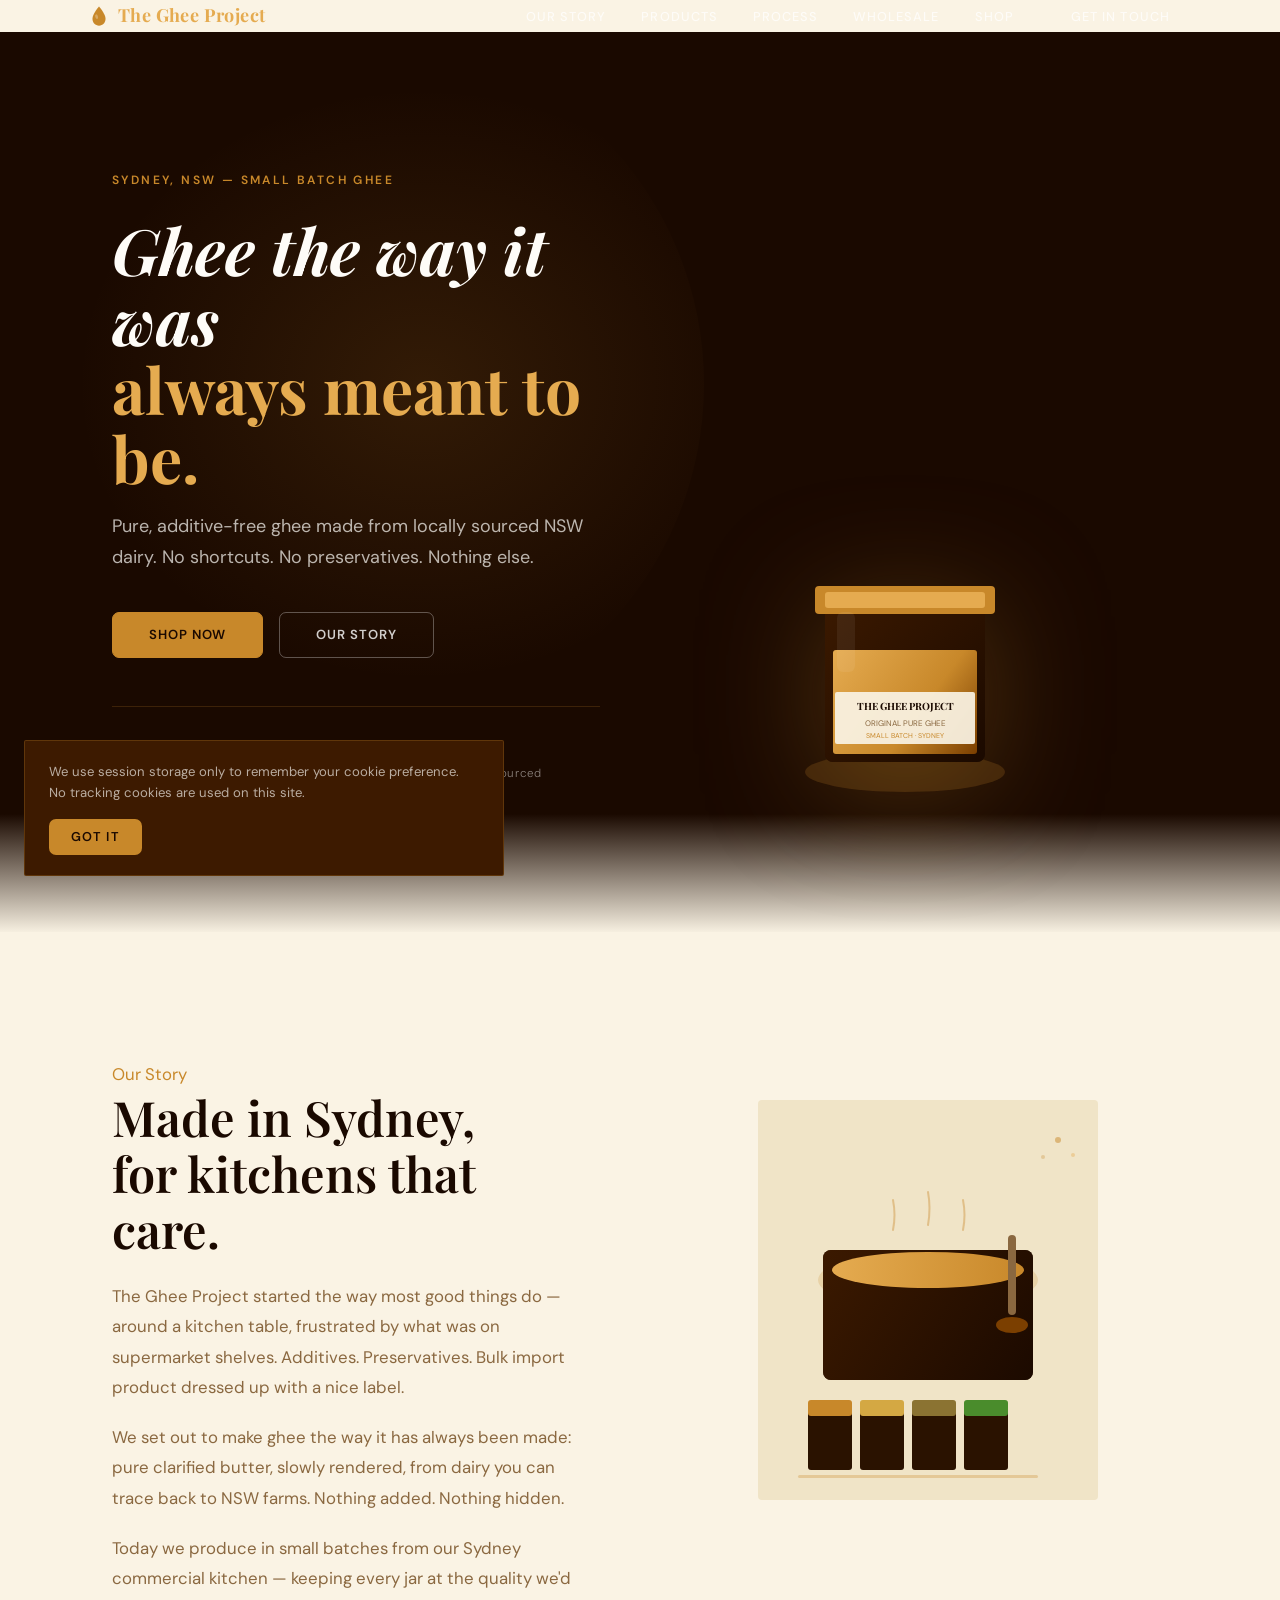
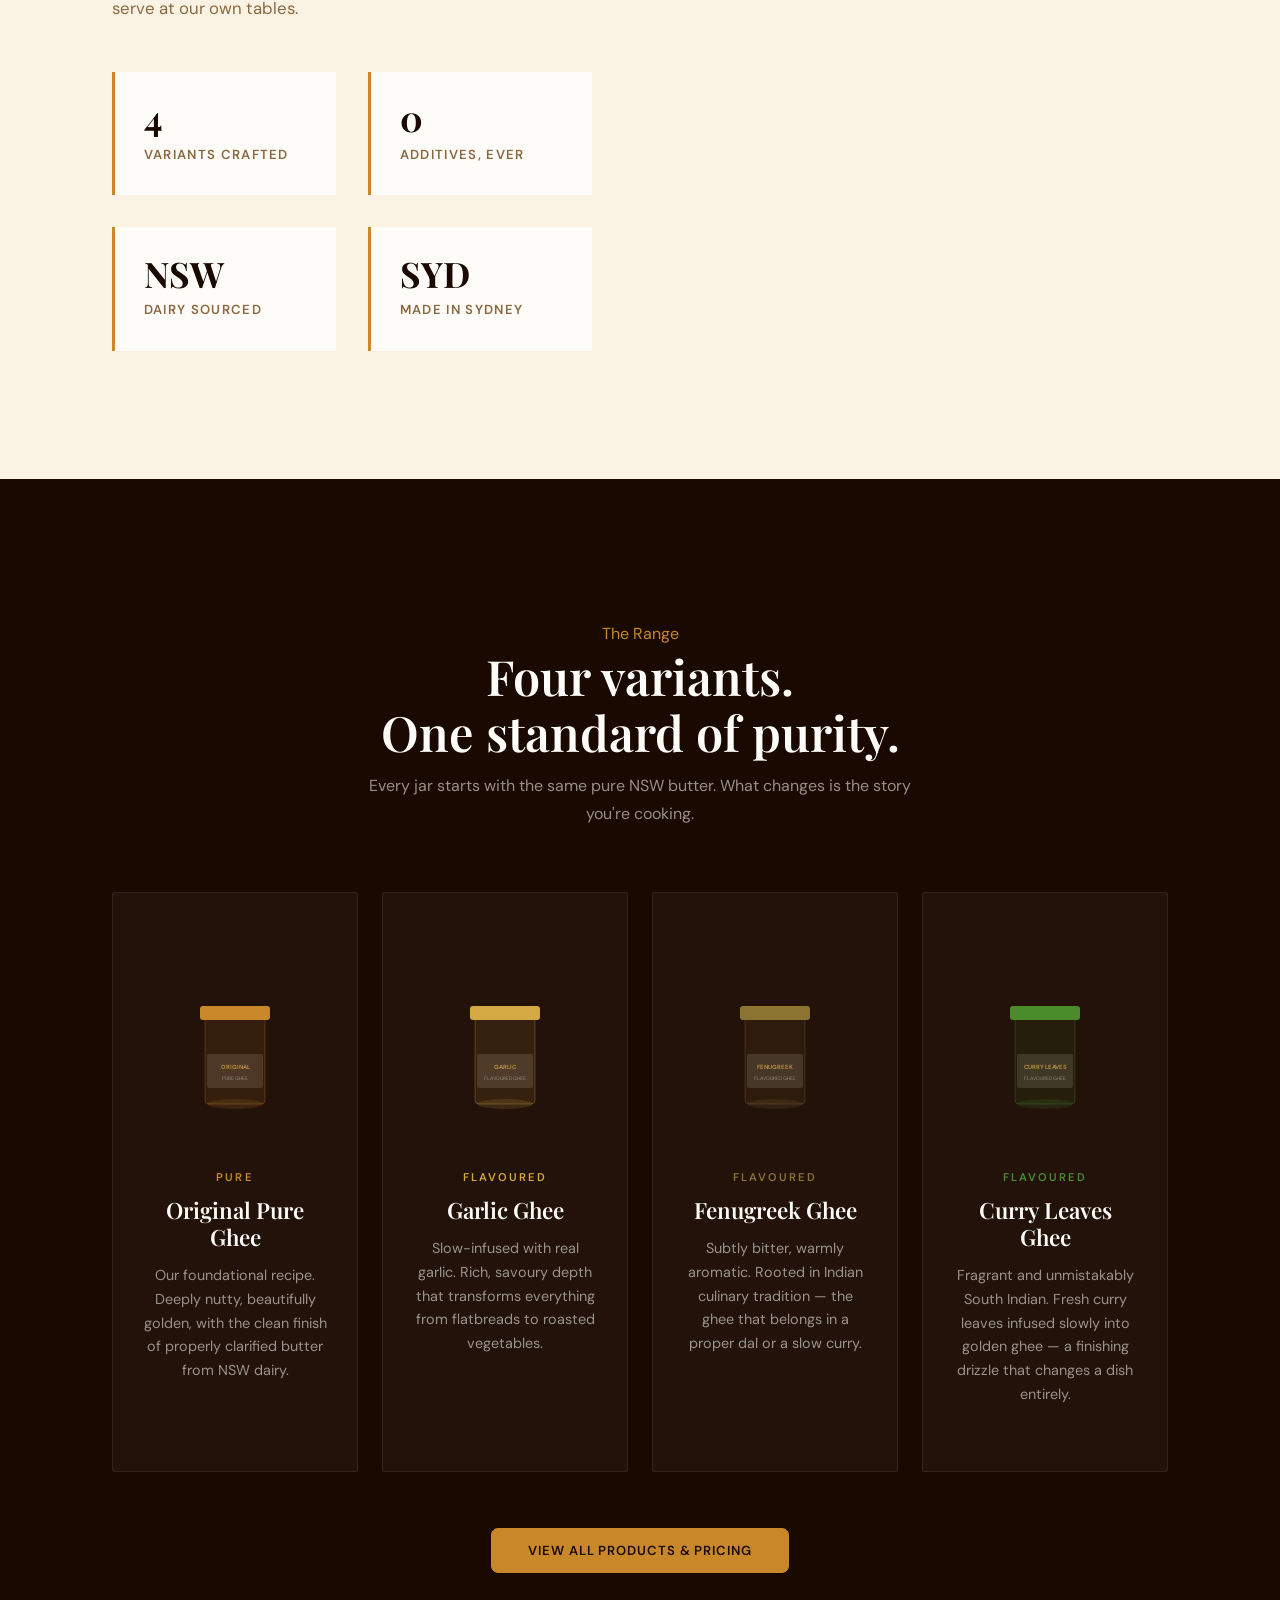
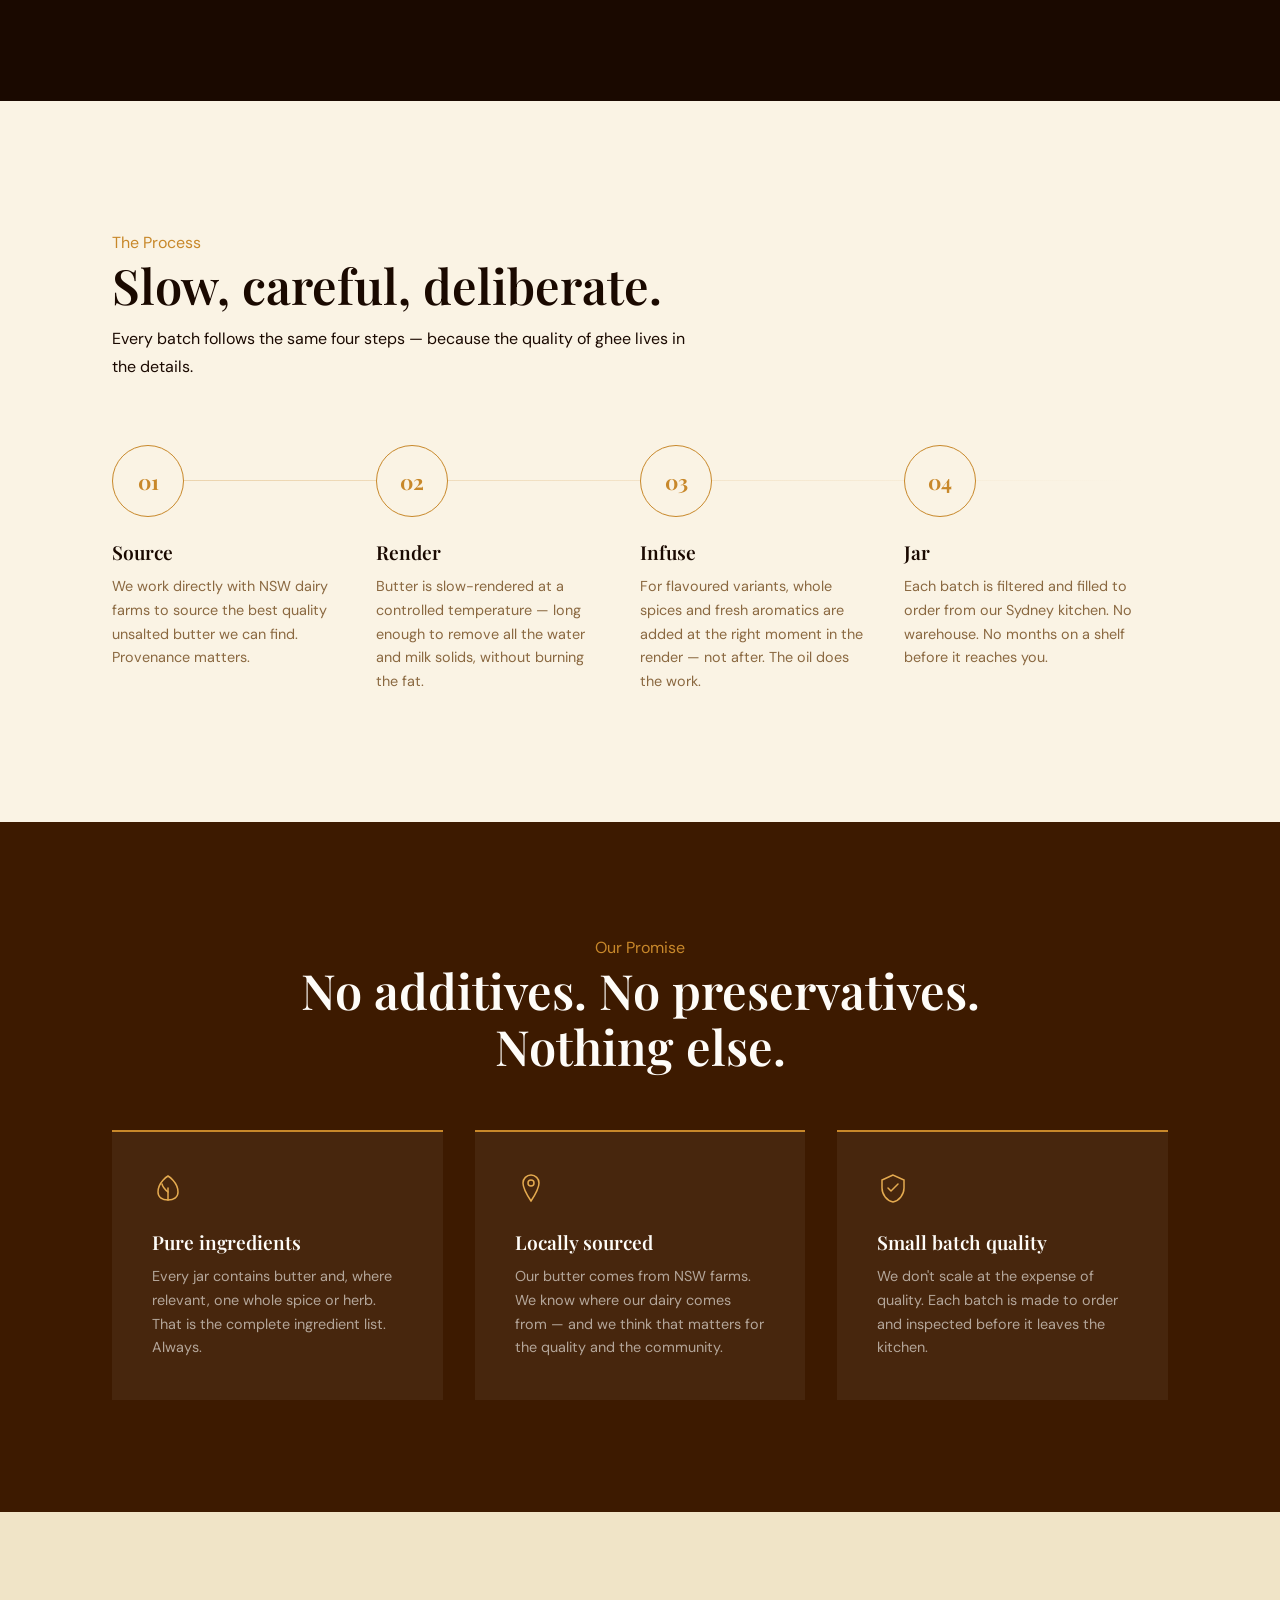
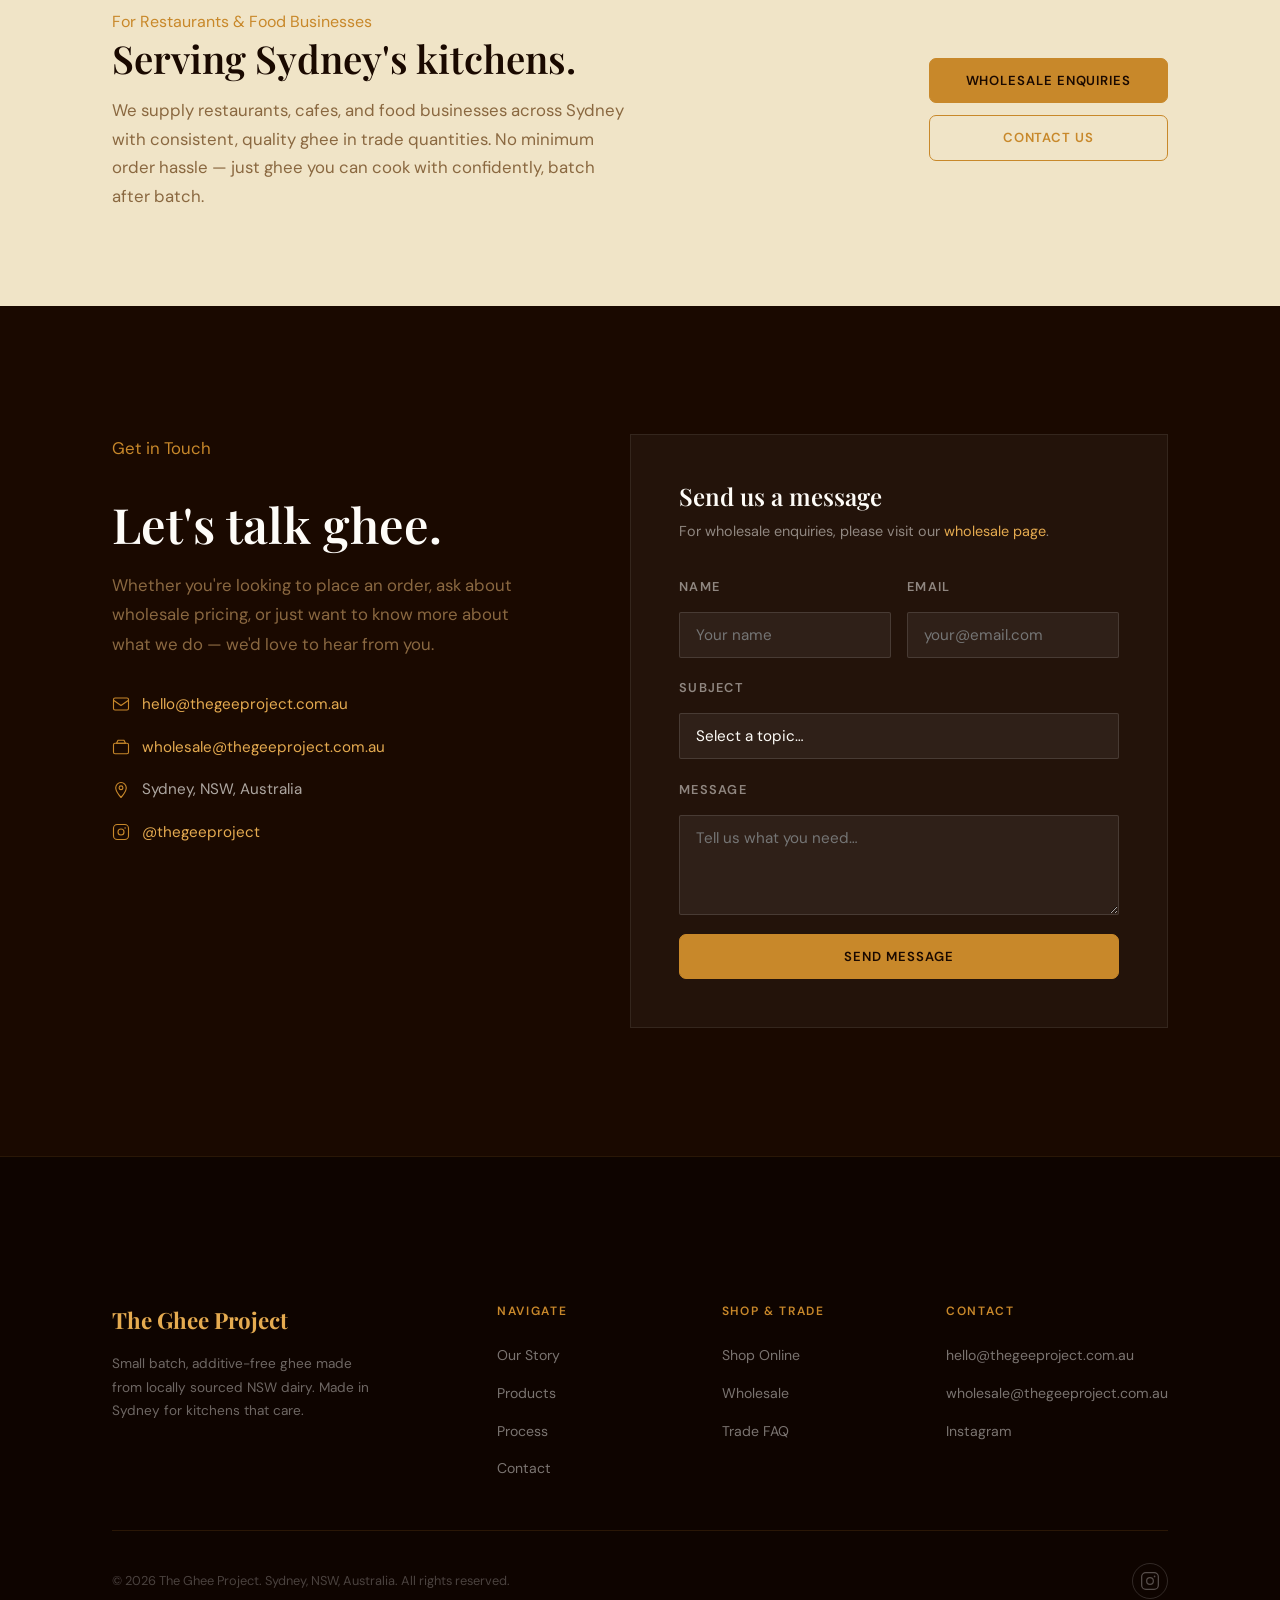
<file: index.html>
<!DOCTYPE html>
<html lang="en">
<head>
  <meta charset="UTF-8" />
  <meta name="viewport" content="width=device-width, initial-scale=1.0" />
  <title>The Ghee Project — Small Batch. Pure. Local.</title>

  <!-- SEO -->
  <meta name="description" content="Small batch, additive-free ghee made from locally sourced NSW dairy. Pure ghee Sydney — Original, Garlic, Fenugreek & Curry Leaves variants." />
  <meta property="og:title" content="The Ghee Project — Small Batch. Pure. Local." />
  <meta property="og:description" content="Small batch, additive-free ghee made from locally sourced NSW dairy. Pure ghee Sydney." />
  <meta property="og:image" content="/assets/images/og-image.jpg" />
  <meta property="og:type" content="website" />
  <link rel="canonical" href="https://thegeeproject.com.au/" />

  <!-- Favicon -->
  <link rel="icon" type="image/svg+xml" href="assets/icons/favicon.svg" />
  <link rel="shortcut icon" href="assets/icons/favicon.svg" />

  <!-- Fonts -->
  <link href="https://fonts.googleapis.com/css2?family=Playfair+Display:ital,wght@0,400;0,600;0,700;1,400;1,600&family=DM+Sans:wght@300;400;500;600&display=swap" rel="stylesheet" />

  <!-- Styles -->
  <link rel="stylesheet" href="assets/css/main.css" />

  <style>
    /* Page-specific additions */

    /* Hero */
    .hero {
      min-height: 100vh;
      background: var(--dark);
      display: flex;
      align-items: center;
      position: relative;
      overflow: hidden;
      padding: 7rem 7rem;
    }
    .hero::before {
      content: '';
      position: absolute;
      inset: 0;
      background: radial-gradient(ellipse 70% 60% at 60% 50%, rgba(200,136,42,0.14) 0%, transparent 70%);
      pointer-events: none;
    }
    .hero-inner {
      position: relative;
      z-index: 1;
      max-width: 1200px;
      margin: 0 auto;
      width: 100%;
      display: grid;
      grid-template-columns: 1fr 1fr;
      gap: 5rem;
      align-items: center;
    }
    .hero-eyebrow {
      font-family: 'DM Sans', sans-serif;
      font-size: 0.75rem;
      font-weight: 600;
      letter-spacing: 0.2em;
      text-transform: uppercase;
      color: var(--gold);
      margin-bottom: 1.5rem;
    }
    .hero-title {
      font-family: 'Playfair Display', serif;
      font-size: clamp(2.8rem, 5vw, 4.5rem);
      font-weight: 700;
      line-height: 1.08;
      color: var(--white);
      margin-bottom: 1.5rem;
    }
    .hero-title em {
      font-style: italic;
      color: var(--gold-lt);
    }
    .hero-body {
      font-family: 'DM Sans', sans-serif;
      font-size: 1.125rem;
      color: rgba(254,252,248,0.7);
      line-height: 1.7;
      max-width: 480px;
      margin-bottom: 2.5rem;
    }
    .hero-ctas {
      display: flex;
      gap: 1rem;
      flex-wrap: wrap;
    }
    .hero-visual {
      display: flex;
      justify-content: center;
      align-items: center;
    }
    .hero-jar-group {
      position: relative;
      width: 360px;
      height: 360px;
    }
    .hero-jar-group svg {
      filter: drop-shadow(0 20px 60px rgba(200,136,42,0.3));
    }
    .hero-tagline {
      margin-top: 3rem;
      padding-top: 2rem;
      border-top: 1px solid rgba(200,136,42,0.2);
      display: flex;
      gap: 2.5rem;
    }
    .hero-badge {
      font-family: 'DM Sans', sans-serif;
      font-size: 0.78rem;
      font-weight: 600;
      letter-spacing: 0.1em;
      text-transform: uppercase;
      color: var(--gold);
    }
    .hero-badge span {
      display: block;
      font-weight: 300;
      font-size: 0.72rem;
      color: rgba(254,252,248,0.5);
      letter-spacing: 0.05em;
      text-transform: none;
      margin-top: 0.2rem;
    }

    /* About */
    .about {
      background: var(--cream);
      padding: 8rem 7rem;
    }
    .about-inner {
      max-width: 1200px;
      margin: 0 auto;
      display: grid;
      grid-template-columns: 1fr 1fr;
      gap: 6rem;
      align-items: start;
    }
    .about-text .section-eyebrow { color: var(--gold); }
    .about-text .section-title { color: var(--dark); }
    .about-body {
      font-family: 'DM Sans', sans-serif;
      font-size: 1.05rem;
      line-height: 1.8;
      color: var(--muted);
      margin-top: 1.5rem;
    }
    .about-body p + p { margin-top: 1.2rem; }
    .about-stats {
      display: grid;
      grid-template-columns: 1fr 1fr;
      gap: 2rem;
      margin-top: 3rem;
    }
    .stat-card {
      padding: 1.8rem;
      background: var(--white);
      border-left: 3px solid var(--gold);
    }
    .stat-number {
      font-family: 'Playfair Display', serif;
      font-size: 2.2rem;
      font-weight: 700;
      color: var(--dark);
      line-height: 1;
    }
    .stat-label {
      font-family: 'DM Sans', sans-serif;
      font-size: 0.82rem;
      font-weight: 600;
      text-transform: uppercase;
      letter-spacing: 0.1em;
      color: var(--muted);
      margin-top: 0.5rem;
    }
    .about-visual {
      position: relative;
      display: flex;
      justify-content: center;
    }
    .about-illustration {
      width: 100%;
      max-width: 420px;
    }

    /* Products */
    .products {
      background: var(--dark);
      padding: 8rem 7rem;
    }
    .products-inner {
      max-width: 1200px;
      margin: 0 auto;
    }
    .products-header {
      text-align: center;
      margin-bottom: 4rem;
    }
    .products-header .section-eyebrow { color: var(--gold); }
    .products-header .section-title { color: var(--white); }
    .products-header .section-intro { color: rgba(254,252,248,0.6); }
    .products-grid {
      display: grid;
      grid-template-columns: repeat(4, 1fr);
      gap: 1.5rem;
    }
    .product-card {
      background: rgba(255,255,255,0.04);
      border: 1px solid rgba(255,255,255,0.08);
      padding: 2.5rem 1.8rem;
      transition: transform 0.3s ease, background 0.3s ease;
      cursor: default;
    }
    .product-card:hover {
      background: rgba(255,255,255,0.07);
      transform: translateY(-4px);
    }
    .product-visual {
      height: 180px;
      display: flex;
      align-items: center;
      justify-content: center;
      margin-bottom: 1.8rem;
    }
    .product-tag {
      font-family: 'DM Sans', sans-serif;
      font-size: 0.7rem;
      font-weight: 600;
      letter-spacing: 0.18em;
      text-transform: uppercase;
      color: var(--gold);
      margin-bottom: 0.6rem;
    }
    .product-name {
      font-family: 'Playfair Display', serif;
      font-size: 1.4rem;
      font-weight: 600;
      color: var(--white);
      margin-bottom: 0.8rem;
      line-height: 1.2;
    }
    .product-desc {
      font-family: 'DM Sans', sans-serif;
      font-size: 0.9rem;
      line-height: 1.65;
      color: rgba(254,252,248,0.55);
    }
    .product-accent-bar {
      height: 2px;
      margin-bottom: 1.5rem;
      border-radius: 1px;
    }
    .product-card[data-variant="original"] .product-accent-bar { background: var(--v-original); }
    .product-card[data-variant="garlic"]   .product-accent-bar { background: var(--v-garlic); }
    .product-card[data-variant="fenugreek"] .product-accent-bar { background: var(--v-fenugreek); }
    .product-card[data-variant="curry"]    .product-accent-bar { background: var(--v-curry); }
    .product-card[data-variant="original"] .product-tag { color: var(--v-original); }
    .product-card[data-variant="garlic"]   .product-tag { color: var(--v-garlic); }
    .product-card[data-variant="fenugreek"] .product-tag { color: var(--v-fenugreek); }
    .product-card[data-variant="curry"]    .product-tag { color: var(--v-curry); }
    .products-cta {
      text-align: center;
      margin-top: 3.5rem;
    }

    /* Process */
    .process {
      background: var(--cream);
      padding: 8rem 7rem;
    }
    .process-inner {
      max-width: 1200px;
      margin: 0 auto;
    }
    .process-header {
      max-width: 600px;
      margin-bottom: 4rem;
    }
    .process-header .section-eyebrow { color: var(--gold); }
    .process-header .section-title { color: var(--dark); }
    .process-steps {
      display: grid;
      grid-template-columns: repeat(4, 1fr);
      gap: 0;
      position: relative;
    }
    .process-steps::before {
      content: '';
      position: absolute;
      top: 2.2rem;
      left: 2.5rem;
      right: 2.5rem;
      height: 1px;
      background: linear-gradient(90deg, var(--gold), transparent);
      opacity: 0.3;
    }
    .process-step {
      padding: 0 2rem 0 0;
    }
    .step-number {
      width: 4.5rem;
      height: 4.5rem;
      border: 1px solid var(--gold);
      border-radius: 50%;
      display: flex;
      align-items: center;
      justify-content: center;
      font-family: 'Playfair Display', serif;
      font-size: 1.3rem;
      font-weight: 700;
      color: var(--gold);
      background: var(--cream);
      position: relative;
      z-index: 1;
      margin-bottom: 1.5rem;
    }
    .step-title {
      font-family: 'Playfair Display', serif;
      font-size: 1.2rem;
      font-weight: 600;
      color: var(--dark);
      margin-bottom: 0.75rem;
    }
    .step-desc {
      font-family: 'DM Sans', sans-serif;
      font-size: 0.9rem;
      line-height: 1.65;
      color: var(--muted);
    }

    /* Values */
    .values {
      background: var(--mid);
      padding: 7rem 7rem;
    }
    .values-inner {
      max-width: 1200px;
      margin: 0 auto;
    }
    .values-header {
      text-align: center;
      margin-bottom: 3.5rem;
    }
    .values-header .section-eyebrow { color: var(--gold); }
    .values-header .section-title { color: var(--white); }
    .values-grid {
      display: grid;
      grid-template-columns: repeat(3, 1fr);
      gap: 2rem;
    }
    .value-card {
      padding: 2.5rem;
      background: rgba(255,255,255,0.05);
      border-top: 2px solid var(--gold);
    }
    .value-icon {
      margin-bottom: 1.2rem;
      color: var(--gold-lt);
    }
    .value-title {
      font-family: 'Playfair Display', serif;
      font-size: 1.2rem;
      font-weight: 600;
      color: var(--white);
      margin-bottom: 0.75rem;
    }
    .value-desc {
      font-family: 'DM Sans', sans-serif;
      font-size: 0.9rem;
      line-height: 1.65;
      color: rgba(254,252,248,0.6);
    }

    /* Wholesale CTA band */
    .wholesale-band {
      background: var(--cream-dk);
      padding: 6rem 7rem;
    }
    .wholesale-band-inner {
      max-width: 1200px;
      margin: 0 auto;
      display: grid;
      grid-template-columns: 1fr auto;
      gap: 4rem;
      align-items: center;
    }
    .wholesale-band .section-eyebrow { color: var(--gold); }
    .wholesale-band .section-title { color: var(--dark); font-size: 2.4rem; }
    .wholesale-band-body {
      font-family: 'DM Sans', sans-serif;
      font-size: 1.05rem;
      color: var(--muted);
      margin-top: 1rem;
      max-width: 520px;
      line-height: 1.7;
    }
    .wholesale-band-ctas {
      display: flex;
      flex-direction: column;
      gap: 0.75rem;
      min-width: 220px;
    }

    /* Contact section */
    .contact {
      background: var(--dark);
      padding: 8rem 7rem;
    }
    .contact-inner {
      max-width: 1200px;
      margin: 0 auto;
      display: grid;
      grid-template-columns: 1fr 1fr;
      gap: 6rem;
      align-items: start;
    }
    .contact-info .section-eyebrow { color: var(--gold); }
    .contact-info .section-title { color: var(--white); }
    .contact-body {
      font-family: 'DM Sans', sans-serif;
      font-size: 1rem;
      line-height: 1.75;
      color: rgba(254,252,248,0.6);
      margin-top: 1.2rem;
      margin-bottom: 2.5rem;
    }
    .contact-details {
      display: flex;
      flex-direction: column;
      gap: 1rem;
    }
    .contact-detail {
      display: flex;
      align-items: center;
      gap: 0.75rem;
      font-family: 'DM Sans', sans-serif;
      font-size: 0.95rem;
      color: rgba(254,252,248,0.65);
    }
    .contact-detail svg {
      color: var(--gold);
      flex-shrink: 0;
    }
    .contact-detail a {
      color: var(--gold-lt);
      text-decoration: none;
    }
    .contact-detail a:hover { text-decoration: underline; }

    /* Form */
    .contact-form-wrap {
      background: rgba(255,255,255,0.04);
      border: 1px solid rgba(255,255,255,0.08);
      padding: 3rem;
    }
    .contact-form-wrap h3 {
      font-family: 'Playfair Display', serif;
      font-size: 1.5rem;
      color: var(--white);
      margin-bottom: 0.5rem;
    }
    .contact-form-wrap .form-subtitle {
      font-family: 'DM Sans', sans-serif;
      font-size: 0.9rem;
      color: rgba(254,252,248,0.5);
      margin-bottom: 2rem;
    }
    .form-row {
      display: grid;
      grid-template-columns: 1fr 1fr;
      gap: 1rem;
    }
    .form-group {
      display: flex;
      flex-direction: column;
      gap: 0.4rem;
      margin-bottom: 1.2rem;
    }
    .form-group label {
      font-family: 'DM Sans', sans-serif;
      font-size: 0.8rem;
      font-weight: 600;
      text-transform: uppercase;
      letter-spacing: 0.1em;
      color: rgba(254,252,248,0.5);
    }
    .form-group input,
    .form-group select,
    .form-group textarea {
      background: rgba(255,255,255,0.06);
      border: 1px solid rgba(255,255,255,0.12);
      color: var(--white);
      font-family: 'DM Sans', sans-serif;
      font-size: 0.95rem;
      padding: 0.75rem 1rem;
      outline: none;
      transition: border-color 0.2s;
      border-radius: 2px;
      -webkit-appearance: none;
    }
    .form-group input:focus,
    .form-group select:focus,
    .form-group textarea:focus {
      border-color: var(--gold);
    }
    .form-group select option { background: var(--dark); }
    .form-group textarea { resize: vertical; min-height: 100px; }
    .form-status {
      margin-top: 1rem;
      font-family: 'DM Sans', sans-serif;
      font-size: 0.88rem;
      padding: 0.75rem 1rem;
      border-radius: 2px;
    }
    .form-status--success { background: rgba(74,140,44,0.15); color: #7ec85a; }
    .form-status--error   { background: rgba(200,40,40,0.15);  color: #e57070; }
    .form-status--warn    { background: rgba(200,136,42,0.15); color: var(--gold-lt); }

    /* Footer */
    .footer {
      background: #0e0400;
      padding: 5rem 7rem 3rem;
    }
    .footer-inner {
      max-width: 1200px;
      margin: 0 auto;
    }
    .footer-top {
      display: grid;
      grid-template-columns: 2fr 1fr 1fr 1fr;
      gap: 4rem;
      padding-bottom: 3rem;
      border-bottom: 1px solid rgba(200,136,42,0.15);
    }
    .footer-brand-name {
      font-family: 'Playfair Display', serif;
      font-size: 1.4rem;
      font-weight: 700;
      color: var(--gold-lt);
      margin-bottom: 0.75rem;
    }
    .footer-brand-tagline {
      font-family: 'DM Sans', sans-serif;
      font-size: 0.85rem;
      color: rgba(254,252,248,0.4);
      line-height: 1.7;
      max-width: 260px;
    }
    .footer-col-title {
      font-family: 'DM Sans', sans-serif;
      font-size: 0.75rem;
      font-weight: 600;
      text-transform: uppercase;
      letter-spacing: 0.14em;
      color: var(--gold);
      margin-bottom: 1.2rem;
    }
    .footer-links {
      list-style: none;
      display: flex;
      flex-direction: column;
      gap: 0.6rem;
    }
    .footer-links a {
      font-family: 'DM Sans', sans-serif;
      font-size: 0.88rem;
      color: rgba(254,252,248,0.45);
      text-decoration: none;
      transition: color 0.2s;
    }
    .footer-links a:hover { color: var(--gold-lt); }
    .footer-bottom {
      display: flex;
      justify-content: space-between;
      align-items: center;
      padding-top: 2rem;
    }
    .footer-copy {
      font-family: 'DM Sans', sans-serif;
      font-size: 0.8rem;
      color: rgba(254,252,248,0.25);
    }
    .footer-social {
      display: flex;
      gap: 1rem;
    }
    .footer-social a {
      color: rgba(254,252,248,0.3);
      transition: color 0.2s;
    }
    .footer-social a:hover { color: var(--gold); }

    /* Cookie banner */
    .cookie-banner {
      position: fixed;
      bottom: 1.5rem;
      left: 1.5rem;
      right: 1.5rem;
      max-width: 480px;
      background: var(--mid);
      border: 1px solid rgba(200,136,42,0.25);
      padding: 1.25rem 1.5rem;
      z-index: 900;
      transform: translateY(120%);
      transition: transform 0.4s ease;
      border-radius: 2px;
    }
    .cookie-banner.visible { transform: translateY(0); }
    .cookie-banner p {
      font-family: 'DM Sans', sans-serif;
      font-size: 0.82rem;
      color: rgba(254,252,248,0.65);
      margin-bottom: 1rem;
      line-height: 1.6;
    }
    .cookie-accept {
      font-family: 'DM Sans', sans-serif;
      font-size: 0.8rem;
      font-weight: 600;
      text-transform: uppercase;
      letter-spacing: 0.08em;
      background: var(--gold);
      color: var(--dark);
      border: none;
      padding: 0.6rem 1.4rem;
      cursor: pointer;
      border-radius: 7px;
    }

    /* Scroll-to-top */
    .scroll-top {
      position: fixed;
      bottom: 2rem;
      right: 2rem;
      width: 2.8rem;
      height: 2.8rem;
      background: var(--gold);
      color: var(--dark);
      border: none;
      cursor: pointer;
      display: flex;
      align-items: center;
      justify-content: center;
      z-index: 800;
      opacity: 0;
      transform: translateY(10px);
      transition: opacity 0.3s, transform 0.3s;
      border-radius: 7px;
    }
    .scroll-top.visible { opacity: 1; transform: translateY(0); }

    /* Responsive */
    @media (max-width: 900px) {
      .hero { padding: 7rem 1.5rem 4rem; }
      .hero-inner { grid-template-columns: 1fr; gap: 3rem; }
      .hero-visual { order: -1; }
      .hero-jar-group { width: 240px; height: 240px; }
      .hero-tagline { flex-wrap: wrap; gap: 1.5rem; }

      .about { padding: 5rem 1.5rem; }
      .about-inner { grid-template-columns: 1fr; gap: 3rem; }
      .about-visual { display: none; }

      .products { padding: 5rem 1.5rem; }
      .products-grid { grid-template-columns: 1fr 1fr; }

      .process { padding: 5rem 1.5rem; }
      .process-steps { grid-template-columns: 1fr 1fr; gap: 2.5rem; }
      .process-steps::before { display: none; }

      .values { padding: 5rem 1.5rem; }
      .values-grid { grid-template-columns: 1fr; }

      .wholesale-band { padding: 4rem 1.5rem; }
      .wholesale-band-inner { grid-template-columns: 1fr; gap: 2rem; }

      .contact { padding: 5rem 1.5rem; }
      .contact-inner { grid-template-columns: 1fr; gap: 3rem; }
      .contact-form-wrap { padding: 2rem 1.5rem; }
      .form-row { grid-template-columns: 1fr; }

      .footer { padding: 4rem 1.5rem 2rem; }
      .footer-top { grid-template-columns: 1fr 1fr; gap: 2.5rem; }
      .footer-bottom { flex-direction: column; gap: 1rem; text-align: center; }
    }

    @media (max-width: 480px) {
      .products-grid { grid-template-columns: 1fr; }
      .process-steps { grid-template-columns: 1fr; }
      .about-stats { grid-template-columns: 1fr; }
      .footer-top { grid-template-columns: 1fr; }
    }
  </style>
</head>
<body>

<!-- ═══════════════════════════════════════
     NAVIGATION
═══════════════════════════════════════ -->
<nav class="site-nav" role="navigation" aria-label="Main navigation">
  <div class="nav-inner">
    <a href="index.html" class="nav-logo" aria-label="The Ghee Project — home">
      <!-- Brand icon: golden ghee drop -->
      <svg class="nav-logo-icon" width="22" height="22" viewBox="0 0 32 32" fill="none" xmlns="http://www.w3.org/2000/svg" aria-hidden="true">
        <path d="M16 2C16 2 6.5 12.5 6.5 20C6.5 25.799 10.701 30 16 30C21.299 30 25.5 25.799 25.5 20C25.5 12.5 16 2 16 2Z" fill="#C8882A"/>
        <ellipse cx="12.5" cy="17" rx="2" ry="3.5" fill="rgba(255,252,245,0.28)" transform="rotate(-18 12.5 17)"/>
      </svg>
      <!-- SVG wordmark -->
      <svg class="nav-logo-wordmark" width="165" height="32" viewBox="0 0 165 32" fill="none" xmlns="http://www.w3.org/2000/svg" aria-hidden="true">
        <text x="0" y="22" font-family="Playfair Display, serif" font-size="18" font-weight="700" fill="currentColor">The Ghee Project</text>
      </svg>
    </a>

    <ul class="nav-links" role="list">
      <li><a href="#about">Our Story</a></li>
      <li><a href="#products">Products</a></li>
      <li><a href="#process">Process</a></li>
      <li><a href="wholesale.html">Wholesale</a></li>
      <li><a href="shop.html">Shop</a></li>
      <li><a href="#contact" class="nav-cta">Get in Touch</a></li>
    </ul>

    <button class="nav-hamburger" aria-label="Open navigation menu" aria-expanded="false">
      <span></span>
      <span></span>
      <span></span>
    </button>
  </div>
</nav>
<div class="nav-overlay" aria-hidden="true"></div>

<!-- ═══════════════════════════════════════
     HERO
═══════════════════════════════════════ -->
<section class="hero" id="hero" aria-label="Hero">
  <div class="hero-inner">
    <div class="hero-content fade-up">
      <p class="hero-eyebrow">Sydney, NSW — Small Batch Ghee</p>
      <h1 class="hero-title">
        Ghee the way it was<br>
        <em>always meant to be.</em>
      </h1>
      <p class="hero-body">
        Pure, additive-free ghee made from locally sourced NSW dairy.
        No shortcuts. No preservatives. Nothing else.
      </p>
      <div class="hero-ctas">
        <a href="shop.html" class="btn-primary">Shop Now</a>
        <a href="#about" class="btn-ghost">Our Story</a>
      </div>
      <div class="hero-tagline">
        <div class="hero-badge">
          Small Batch
          <span>Handcrafted in Sydney</span>
        </div>
        <div class="hero-badge">
          Pure
          <span>No additives, ever</span>
        </div>
        <div class="hero-badge">
          Local
          <span>NSW dairy sourced</span>
        </div>
      </div>
    </div>

    <div class="hero-visual fade-up" style="transition-delay:0.15s">
      <div class="hero-jar-group">
        <!-- Hero SVG — stylised ghee jar illustration -->
        <svg width="360" height="360" viewBox="0 0 360 360" fill="none" xmlns="http://www.w3.org/2000/svg" role="img" aria-label="The Ghee Project — golden ghee jar">
          <!-- Glow -->
          <ellipse cx="180" cy="290" rx="100" ry="20" fill="rgba(200,136,42,0.2)"/>
          <!-- Jar body -->
          <rect x="100" y="120" width="160" height="160" rx="8" fill="#2A1200"/>
          <rect x="100" y="120" width="160" height="160" rx="8" fill="url(#jarGrad)"/>
          <!-- Ghee fill -->
          <rect x="108" y="168" width="144" height="104" rx="3" fill="url(#gheeGrad)"/>
          <!-- Lid -->
          <rect x="90" y="104" width="180" height="28" rx="4" fill="#C8882A"/>
          <rect x="100" y="110" width="160" height="16" rx="3" fill="#E5AB50"/>
          <!-- Label -->
          <rect x="110" y="210" width="140" height="52" rx="2" fill="rgba(250,243,228,0.92)"/>
          <text x="180" y="228" text-anchor="middle" font-family="Playfair Display, serif" font-size="10" font-weight="700" fill="#1A0900">THE GHEE PROJECT</text>
          <text x="180" y="244" text-anchor="middle" font-family="DM Sans, sans-serif" font-size="8" fill="#8A6840">ORIGINAL PURE GHEE</text>
          <text x="180" y="256" text-anchor="middle" font-family="DM Sans, sans-serif" font-size="7" fill="#C8882A">SMALL BATCH · SYDNEY</text>
          <!-- Shine -->
          <rect x="112" y="130" width="18" height="60" rx="6" fill="rgba(255,255,255,0.06)"/>
          <!-- Defs -->
          <defs>
            <linearGradient id="jarGrad" x1="100" y1="120" x2="260" y2="280" gradientUnits="userSpaceOnUse">
              <stop offset="0%" stop-color="rgba(61,26,0,0.9)"/>
              <stop offset="100%" stop-color="rgba(26,9,0,0.95)"/>
            </linearGradient>
            <linearGradient id="gheeGrad" x1="108" y1="168" x2="252" y2="272" gradientUnits="userSpaceOnUse">
              <stop offset="0%" stop-color="#E5AB50"/>
              <stop offset="60%" stop-color="#C8882A"/>
              <stop offset="100%" stop-color="#7B3F00"/>
            </linearGradient>
          </defs>
        </svg>
      </div>
    </div>
  </div>
</section>

<!-- ═══════════════════════════════════════
     ABOUT / OUR STORY
═══════════════════════════════════════ -->
<section class="about" id="about" aria-label="Our story">
  <div class="about-inner">
    <div class="about-text fade-up">
      <p class="section-eyebrow">Our Story</p>
      <h2 class="section-title">Made in Sydney,<br>for kitchens that care.</h2>
      <div class="about-body">
        <p>
          The Ghee Project started the way most good things do — around a kitchen table,
          frustrated by what was on supermarket shelves. Additives. Preservatives. Bulk
          import product dressed up with a nice label.
        </p>
        <p>
          We set out to make ghee the way it has always been made: pure clarified butter,
          slowly rendered, from dairy you can trace back to NSW farms.
          Nothing added. Nothing hidden.
        </p>
        <p>
          Today we produce in small batches from our Sydney commercial kitchen —
          keeping every jar at the quality we'd serve at our own tables.
        </p>
      </div>
      <div class="about-stats">
        <div class="stat-card fade-up">
          <div class="stat-number">4</div>
          <div class="stat-label">Variants crafted</div>
        </div>
        <div class="stat-card fade-up" style="transition-delay:0.1s">
          <div class="stat-number">0</div>
          <div class="stat-label">Additives, ever</div>
        </div>
        <div class="stat-card fade-up" style="transition-delay:0.15s">
          <div class="stat-number">NSW</div>
          <div class="stat-label">Dairy sourced</div>
        </div>
        <div class="stat-card fade-up" style="transition-delay:0.2s">
          <div class="stat-number">SYD</div>
          <div class="stat-label">Made in Sydney</div>
        </div>
      </div>
    </div>

    <div class="about-visual fade-up" style="transition-delay:0.2s">
      <!-- Decorative illustration — dairy farm / craft ghee motif -->
      <svg class="about-illustration" viewBox="0 0 420 480" fill="none" xmlns="http://www.w3.org/2000/svg" aria-label="Decorative illustration — artisan ghee making process">
        <!-- Background shape -->
        <rect x="40" y="40" width="340" height="400" rx="4" fill="var(--cream-dk)"/>
        <!-- Pot -->
        <ellipse cx="210" cy="220" rx="110" ry="30" fill="#C8882A" opacity="0.2"/>
        <rect x="105" y="190" width="210" height="130" rx="8" fill="#2A1200"/>
        <rect x="105" y="190" width="210" height="130" rx="8" fill="url(#potGrad)" opacity="0.9"/>
        <!-- Ghee surface in pot -->
        <ellipse cx="210" cy="210" rx="96" ry="18" fill="url(#gheeGrad2)"/>
        <!-- Steam lines -->
        <path d="M175 170 Q178 155 175 140" stroke="#C8882A" stroke-width="2" stroke-linecap="round" opacity="0.4"/>
        <path d="M210 165 Q213 148 210 132" stroke="#C8882A" stroke-width="2" stroke-linecap="round" opacity="0.4"/>
        <path d="M245 170 Q248 155 245 140" stroke="#C8882A" stroke-width="2" stroke-linecap="round" opacity="0.4"/>
        <!-- Ladle -->
        <rect x="290" y="175" width="8" height="80" rx="4" fill="#8A6840"/>
        <ellipse cx="294" cy="265" rx="16" ry="8" fill="#7B3F00"/>
        <!-- Small jars on shelf -->
        <rect x="90" y="350" width="44" height="60" rx="3" fill="#2A1200"/>
        <rect x="90" y="340" width="44" height="16" rx="3" fill="#C8882A"/>
        <rect x="142" y="350" width="44" height="60" rx="3" fill="#2A1200"/>
        <rect x="142" y="340" width="44" height="16" rx="3" fill="#D4A843"/>
        <rect x="194" y="350" width="44" height="60" rx="3" fill="#2A1200"/>
        <rect x="194" y="340" width="44" height="16" rx="3" fill="#8B7332"/>
        <rect x="246" y="350" width="44" height="60" rx="3" fill="#2A1200"/>
        <rect x="246" y="340" width="44" height="16" rx="3" fill="#4A8C2C"/>
        <!-- Shelf line -->
        <rect x="80" y="415" width="240" height="3" rx="1.5" fill="#C8882A" opacity="0.3"/>
        <!-- Stars / quality marks -->
        <circle cx="340" cy="80" r="3" fill="#C8882A" opacity="0.5"/>
        <circle cx="355" cy="95" r="2" fill="#E5AB50" opacity="0.4"/>
        <circle cx="325" cy="97" r="2" fill="#C8882A" opacity="0.3"/>
        <defs>
          <linearGradient id="potGrad" x1="105" y1="190" x2="315" y2="320" gradientUnits="userSpaceOnUse">
            <stop offset="0%" stop-color="#3D1A00"/>
            <stop offset="100%" stop-color="#1A0900"/>
          </linearGradient>
          <linearGradient id="gheeGrad2" x1="114" y1="200" x2="306" y2="220" gradientUnits="userSpaceOnUse">
            <stop offset="0%" stop-color="#E5AB50"/>
            <stop offset="100%" stop-color="#C8882A"/>
          </linearGradient>
        </defs>
      </svg>
    </div>
  </div>
</section>

<!-- ═══════════════════════════════════════
     PRODUCTS
═══════════════════════════════════════ -->
<section class="products" id="products" aria-label="Our products">
  <div class="products-inner">
    <div class="products-header fade-up">
      <p class="section-eyebrow">The Range</p>
      <h2 class="section-title" style="color:var(--white)">Four variants.<br>One standard of purity.</h2>
      <p class="section-intro" style="color:rgba(254,252,248,0.55)">
        Every jar starts with the same pure NSW butter.
        What changes is the story you're cooking.
      </p>
    </div>

    <div class="products-grid">

      <!-- Original -->
      <article class="product-card fade-up" data-variant="original" aria-label="Original Pure Ghee">
        <div class="product-accent-bar"></div>
        <div class="product-visual">
          <svg width="100" height="150" viewBox="0 0 100 150" fill="none" xmlns="http://www.w3.org/2000/svg" aria-hidden="true">
            <rect x="20" y="40" width="60" height="90" rx="4" fill="rgba(200,136,42,0.1)" stroke="rgba(200,136,42,0.3)" stroke-width="1"/>
            <rect x="15" y="32" width="70" height="14" rx="3" fill="#C8882A"/>
            <rect x="22" y="80" width="56" height="34" rx="2" fill="rgba(250,243,228,0.12)"/>
            <text x="50" y="95" text-anchor="middle" font-family="DM Sans,sans-serif" font-size="6" fill="rgba(229,171,80,0.8)" font-weight="600">ORIGINAL</text>
            <text x="50" y="106" text-anchor="middle" font-family="DM Sans,sans-serif" font-size="5" fill="rgba(254,252,248,0.4)">PURE GHEE</text>
            <ellipse cx="50" cy="130" rx="28" ry="5" fill="rgba(200,136,42,0.15)"/>
          </svg>
        </div>
        <p class="product-tag">Pure</p>
        <h3 class="product-name">Original Pure Ghee</h3>
        <p class="product-desc">
          Our foundational recipe. Deeply nutty, beautifully golden, with the
          clean finish of properly clarified butter from NSW dairy.
        </p>
      </article>

      <!-- Garlic -->
      <article class="product-card fade-up" data-variant="garlic" aria-label="Garlic Ghee" style="transition-delay:0.1s">
        <div class="product-accent-bar"></div>
        <div class="product-visual">
          <svg width="100" height="150" viewBox="0 0 100 150" fill="none" xmlns="http://www.w3.org/2000/svg" aria-hidden="true">
            <rect x="20" y="40" width="60" height="90" rx="4" fill="rgba(212,168,67,0.1)" stroke="rgba(212,168,67,0.3)" stroke-width="1"/>
            <rect x="15" y="32" width="70" height="14" rx="3" fill="#D4A843"/>
            <rect x="22" y="80" width="56" height="34" rx="2" fill="rgba(250,243,228,0.12)"/>
            <text x="50" y="95" text-anchor="middle" font-family="DM Sans,sans-serif" font-size="6" fill="rgba(229,171,80,0.8)" font-weight="600">GARLIC</text>
            <text x="50" y="106" text-anchor="middle" font-family="DM Sans,sans-serif" font-size="5" fill="rgba(254,252,248,0.4)">FLAVOURED GHEE</text>
            <ellipse cx="50" cy="130" rx="28" ry="5" fill="rgba(212,168,67,0.15)"/>
          </svg>
        </div>
        <p class="product-tag">Flavoured</p>
        <h3 class="product-name">Garlic Ghee</h3>
        <p class="product-desc">
          Slow-infused with real garlic. Rich, savoury depth that transforms
          everything from flatbreads to roasted vegetables.
        </p>
      </article>

      <!-- Fenugreek -->
      <article class="product-card fade-up" data-variant="fenugreek" aria-label="Fenugreek Ghee" style="transition-delay:0.2s">
        <div class="product-accent-bar"></div>
        <div class="product-visual">
          <svg width="100" height="150" viewBox="0 0 100 150" fill="none" xmlns="http://www.w3.org/2000/svg" aria-hidden="true">
            <rect x="20" y="40" width="60" height="90" rx="4" fill="rgba(139,115,50,0.1)" stroke="rgba(139,115,50,0.3)" stroke-width="1"/>
            <rect x="15" y="32" width="70" height="14" rx="3" fill="#8B7332"/>
            <rect x="22" y="80" width="56" height="34" rx="2" fill="rgba(250,243,228,0.12)"/>
            <text x="50" y="95" text-anchor="middle" font-family="DM Sans,sans-serif" font-size="6" fill="rgba(229,171,80,0.8)" font-weight="600">FENUGREEK</text>
            <text x="50" y="106" text-anchor="middle" font-family="DM Sans,sans-serif" font-size="5" fill="rgba(254,252,248,0.4)">FLAVOURED GHEE</text>
            <ellipse cx="50" cy="130" rx="28" ry="5" fill="rgba(139,115,50,0.15)"/>
          </svg>
        </div>
        <p class="product-tag">Flavoured</p>
        <h3 class="product-name">Fenugreek Ghee</h3>
        <p class="product-desc">
          Subtly bitter, warmly aromatic. Rooted in Indian culinary tradition —
          the ghee that belongs in a proper dal or a slow curry.
        </p>
      </article>

      <!-- Curry Leaves -->
      <article class="product-card fade-up" data-variant="curry" aria-label="Curry Leaves Ghee" style="transition-delay:0.3s">
        <div class="product-accent-bar"></div>
        <div class="product-visual">
          <svg width="100" height="150" viewBox="0 0 100 150" fill="none" xmlns="http://www.w3.org/2000/svg" aria-hidden="true">
            <rect x="20" y="40" width="60" height="90" rx="4" fill="rgba(74,140,44,0.1)" stroke="rgba(74,140,44,0.3)" stroke-width="1"/>
            <rect x="15" y="32" width="70" height="14" rx="3" fill="#4A8C2C"/>
            <rect x="22" y="80" width="56" height="34" rx="2" fill="rgba(250,243,228,0.12)"/>
            <text x="50" y="95" text-anchor="middle" font-family="DM Sans,sans-serif" font-size="6" fill="rgba(229,171,80,0.8)" font-weight="600">CURRY LEAVES</text>
            <text x="50" y="106" text-anchor="middle" font-family="DM Sans,sans-serif" font-size="5" fill="rgba(254,252,248,0.4)">FLAVOURED GHEE</text>
            <ellipse cx="50" cy="130" rx="28" ry="5" fill="rgba(74,140,44,0.15)"/>
          </svg>
        </div>
        <p class="product-tag">Flavoured</p>
        <h3 class="product-name">Curry Leaves Ghee</h3>
        <p class="product-desc">
          Fragrant and unmistakably South Indian. Fresh curry leaves infused slowly
          into golden ghee — a finishing drizzle that changes a dish entirely.
        </p>
      </article>

    </div>

    <div class="products-cta fade-up">
      <a href="shop.html" class="btn-primary">View All Products &amp; Pricing</a>
    </div>
  </div>
</section>

<!-- ═══════════════════════════════════════
     PROCESS
═══════════════════════════════════════ -->
<section class="process" id="process" aria-label="How we make our ghee">
  <div class="process-inner">
    <div class="process-header fade-up">
      <p class="section-eyebrow">The Process</p>
      <h2 class="section-title">Slow, careful, deliberate.</h2>
      <p class="section-intro" style="margin-top:0.75rem">
        Every batch follows the same four steps — because the quality of ghee lives in the details.
      </p>
    </div>

    <div class="process-steps">
      <div class="process-step fade-up">
        <div class="step-number">01</div>
        <h3 class="step-title">Source</h3>
        <p class="step-desc">
          We work directly with NSW dairy farms to source the best quality
          unsalted butter we can find. Provenance matters.
        </p>
      </div>
      <div class="process-step fade-up" style="transition-delay:0.1s">
        <div class="step-number">02</div>
        <h3 class="step-title">Render</h3>
        <p class="step-desc">
          Butter is slow-rendered at a controlled temperature — long enough to
          remove all the water and milk solids, without burning the fat.
        </p>
      </div>
      <div class="process-step fade-up" style="transition-delay:0.2s">
        <div class="step-number">03</div>
        <h3 class="step-title">Infuse</h3>
        <p class="step-desc">
          For flavoured variants, whole spices and fresh aromatics are
          added at the right moment in the render — not after. The oil does the work.
        </p>
      </div>
      <div class="process-step fade-up" style="transition-delay:0.3s">
        <div class="step-number">04</div>
        <h3 class="step-title">Jar</h3>
        <p class="step-desc">
          Each batch is filtered and filled to order from our Sydney kitchen.
          No warehouse. No months on a shelf before it reaches you.
        </p>
      </div>
    </div>
  </div>
</section>

<!-- ═══════════════════════════════════════
     VALUES
═══════════════════════════════════════ -->
<section class="values" id="values" aria-label="Our values and promise">
  <div class="values-inner">
    <div class="values-header fade-up">
      <p class="section-eyebrow">Our Promise</p>
      <h2 class="section-title" style="color:var(--white)">No additives. No preservatives.<br>Nothing else.</h2>
    </div>
    <div class="values-grid">
      <div class="value-card fade-up">
        <div class="value-icon">
          <!-- Leaf icon -->
          <svg width="32" height="32" viewBox="0 0 32 32" fill="none" xmlns="http://www.w3.org/2000/svg" aria-hidden="true">
            <path d="M16 4C16 4 6 10 6 20C6 25.5 10.5 28 16 28C21.5 28 26 25.5 26 20C26 10 16 4 16 4Z" stroke="currentColor" stroke-width="1.5" fill="none"/>
            <path d="M16 28V16" stroke="currentColor" stroke-width="1.5" stroke-linecap="round"/>
            <path d="M16 20C16 20 11 16 10 12" stroke="currentColor" stroke-width="1.5" stroke-linecap="round"/>
          </svg>
        </div>
        <h3 class="value-title">Pure ingredients</h3>
        <p class="value-desc">
          Every jar contains butter and, where relevant, one whole spice or herb.
          That is the complete ingredient list. Always.
        </p>
      </div>
      <div class="value-card fade-up" style="transition-delay:0.1s">
        <div class="value-icon">
          <!-- Location pin -->
          <svg width="32" height="32" viewBox="0 0 32 32" fill="none" xmlns="http://www.w3.org/2000/svg" aria-hidden="true">
            <path d="M16 3C11.6 3 8 6.6 8 11C8 17 16 29 16 29C16 29 24 17 24 11C24 6.6 20.4 3 16 3Z" stroke="currentColor" stroke-width="1.5" fill="none"/>
            <circle cx="16" cy="11" r="3" stroke="currentColor" stroke-width="1.5"/>
          </svg>
        </div>
        <h3 class="value-title">Locally sourced</h3>
        <p class="value-desc">
          Our butter comes from NSW farms. We know where our dairy comes from —
          and we think that matters for the quality and the community.
        </p>
      </div>
      <div class="value-card fade-up" style="transition-delay:0.2s">
        <div class="value-icon">
          <!-- Shield / quality -->
          <svg width="32" height="32" viewBox="0 0 32 32" fill="none" xmlns="http://www.w3.org/2000/svg" aria-hidden="true">
            <path d="M16 3L5 8V16C5 22.6 9.8 28.7 16 30C22.2 28.7 27 22.6 27 16V8L16 3Z" stroke="currentColor" stroke-width="1.5" fill="none"/>
            <path d="M11 16L14 19L21 12" stroke="currentColor" stroke-width="1.5" stroke-linecap="round" stroke-linejoin="round"/>
          </svg>
        </div>
        <h3 class="value-title">Small batch quality</h3>
        <p class="value-desc">
          We don't scale at the expense of quality. Each batch is made to order
          and inspected before it leaves the kitchen.
        </p>
      </div>
    </div>
  </div>
</section>

<!-- ═══════════════════════════════════════
     WHOLESALE CTA BAND
═══════════════════════════════════════ -->
<section class="wholesale-band" id="wholesale" aria-label="Wholesale for restaurants and food businesses">
  <div class="wholesale-band-inner">
    <div class="fade-up">
      <p class="section-eyebrow">For Restaurants &amp; Food Businesses</p>
      <h2 class="section-title">Serving Sydney's kitchens.</h2>
      <p class="wholesale-band-body">
        We supply restaurants, cafes, and food businesses across Sydney with
        consistent, quality ghee in trade quantities. No minimum order hassle —
        just ghee you can cook with confidently, batch after batch.
      </p>
    </div>
    <div class="wholesale-band-ctas fade-up" style="transition-delay:0.15s">
      <a href="wholesale.html" class="btn-primary" style="text-align:center">Wholesale Enquiries</a>
      <a href="#contact" class="btn-outline">Contact Us</a>
    </div>
  </div>
</section>

<!-- ═══════════════════════════════════════
     CONTACT / ORDER FORM
═══════════════════════════════════════ -->
<section class="contact" id="contact" aria-label="Contact and order enquiries">
  <div class="contact-inner">
    <div class="contact-info fade-up">
      <p class="section-eyebrow">Get in Touch</p>
      <h2 class="section-title">Let's talk ghee.</h2>
      <p class="contact-body">
        Whether you're looking to place an order, ask about wholesale pricing,
        or just want to know more about what we do — we'd love to hear from you.
      </p>
      <div class="contact-details">
        <div class="contact-detail">
          <!-- Mail icon -->
          <svg width="18" height="18" viewBox="0 0 24 24" fill="none" stroke="currentColor" stroke-width="1.5" stroke-linecap="round" stroke-linejoin="round" aria-hidden="true">
            <rect x="2" y="4" width="20" height="16" rx="2"/>
            <path d="M2 7l10 7 10-7"/>
          </svg>
          <a href="mailto:hello@thegeeproject.com.au">hello@thegeeproject.com.au</a>
        </div>
        <div class="contact-detail">
          <!-- Wholesale mail icon -->
          <svg width="18" height="18" viewBox="0 0 24 24" fill="none" stroke="currentColor" stroke-width="1.5" stroke-linecap="round" stroke-linejoin="round" aria-hidden="true">
            <path d="M20 7H4C2.9 7 2 7.9 2 9v10c0 1.1.9 2 2 2h16c1.1 0 2-.9 2-2V9c0-1.1-.9-2-2-2z"/>
            <path d="M16 3H8L6 7h12l-2-4z"/>
          </svg>
          <a href="mailto:wholesale@thegeeproject.com.au">wholesale@thegeeproject.com.au</a>
        </div>
        <div class="contact-detail">
          <!-- Location icon -->
          <svg width="18" height="18" viewBox="0 0 24 24" fill="none" stroke="currentColor" stroke-width="1.5" stroke-linecap="round" stroke-linejoin="round" aria-hidden="true">
            <path d="M12 2C8.1 2 5 5.1 5 9c0 5.2 7 13 7 13s7-7.8 7-13c0-3.9-3.1-7-7-7z"/>
            <circle cx="12" cy="9" r="2.5"/>
          </svg>
          Sydney, NSW, Australia
        </div>
        <div class="contact-detail">
          <!-- Instagram icon -->
          <svg width="18" height="18" viewBox="0 0 24 24" fill="none" stroke="currentColor" stroke-width="1.5" stroke-linecap="round" stroke-linejoin="round" aria-hidden="true">
            <rect x="2" y="2" width="20" height="20" rx="5"/>
            <circle cx="12" cy="12" r="4"/>
            <circle cx="17.5" cy="6.5" r="1" fill="currentColor" stroke="none"/>
          </svg>
          <a href="https://instagram.com/thegeeproject" target="_blank" rel="noopener noreferrer">@thegeeproject</a>
        </div>
      </div>
    </div>

    <div class="contact-form-wrap fade-up" style="transition-delay:0.15s">
      <h3>Send us a message</h3>
      <p class="form-subtitle">For wholesale enquiries, please visit our <a href="wholesale.html" style="color:var(--gold-lt)">wholesale page</a>.</p>

      <form
        method="POST"
        data-script-url="https://script.google.com/macros/s/AKfycbzMVLrbChycsY01FiSTE0o1deJoNXOv-hwYNcMXXBGA9tXTjPlr0ZyDVWLnEYUDGVF4/exec"
        novalidate
      >
        <div class="form-row">
          <div class="form-group">
            <label for="contact-name">Name</label>
            <input type="text" id="contact-name" name="name" placeholder="Your name" required />
          </div>
          <div class="form-group">
            <label for="contact-email">Email</label>
            <input type="email" id="contact-email" name="email" placeholder="your@email.com" required />
          </div>
        </div>
        <div class="form-group">
          <label for="contact-subject">Subject</label>
          <select id="contact-subject" name="subject">
            <option value="">Select a topic…</option>
            <option value="order">Place an order</option>
            <option value="wholesale">Wholesale enquiry</option>
            <option value="general">General question</option>
            <option value="other">Something else</option>
          </select>
        </div>
        <div class="form-group">
          <label for="contact-message">Message</label>
          <textarea id="contact-message" name="message" placeholder="Tell us what you need…" required></textarea>
        </div>
        <button
          type="submit"
          class="btn-primary"
          data-label="Send Message"
          style="width:100%;"
        >
          Send Message
        </button>
        <div class="form-status" role="alert" aria-live="polite"></div>
      </form>
    </div>
  </div>
</section>

<!-- ═══════════════════════════════════════
     FOOTER
═══════════════════════════════════════ -->
<footer class="footer" role="contentinfo">
  <div class="footer-inner">
    <div class="footer-top">
      <div>
        <p class="footer-brand-name">The Ghee Project</p>
        <p class="footer-brand-tagline">
          Small batch, additive-free ghee made from locally sourced NSW dairy.
          Made in Sydney for kitchens that care.
        </p>
      </div>
      <div>
        <p class="footer-col-title">Navigate</p>
        <ul class="footer-links" role="list">
          <li><a href="#about">Our Story</a></li>
          <li><a href="#products">Products</a></li>
          <li><a href="#process">Process</a></li>
          <li><a href="#contact">Contact</a></li>
        </ul>
      </div>
      <div>
        <p class="footer-col-title">Shop &amp; Trade</p>
        <ul class="footer-links" role="list">
          <li><a href="shop.html">Shop Online</a></li>
          <li><a href="wholesale.html">Wholesale</a></li>
          <li><a href="wholesale.html#faq">Trade FAQ</a></li>
        </ul>
      </div>
      <div>
        <p class="footer-col-title">Contact</p>
        <ul class="footer-links" role="list">
          <li><a href="mailto:hello@thegeeproject.com.au">hello@thegeeproject.com.au</a></li>
          <li><a href="mailto:wholesale@thegeeproject.com.au">wholesale@thegeeproject.com.au</a></li>
          <li><a href="https://instagram.com/thegeeproject" target="_blank" rel="noopener noreferrer">Instagram</a></li>
        </ul>
      </div>
    </div>
    <div class="footer-bottom">
      <p class="footer-copy">
        &copy; 2026 The Ghee Project. Sydney, NSW, Australia. All rights reserved.
      </p>
      <div class="footer-social">
        <a href="https://instagram.com/thegeeproject" target="_blank" rel="noopener noreferrer" aria-label="The Ghee Project on Instagram">
          <svg width="20" height="20" viewBox="0 0 24 24" fill="none" stroke="currentColor" stroke-width="1.5" stroke-linecap="round" stroke-linejoin="round" aria-hidden="true">
            <rect x="2" y="2" width="20" height="20" rx="5"/>
            <circle cx="12" cy="12" r="4"/>
            <circle cx="17.5" cy="6.5" r="1" fill="currentColor" stroke="none"/>
          </svg>
        </a>
      </div>
    </div>
  </div>
</footer>

<!-- Cookie banner -->
<div class="cookie-banner" role="region" aria-label="Cookie notice">
  <p>We use session storage only to remember your cookie preference. No tracking cookies are used on this site.</p>
  <button class="cookie-accept">Got it</button>
</div>

<!-- Scroll to top -->
<button class="scroll-top" aria-label="Scroll to top">
  <svg width="16" height="16" viewBox="0 0 24 24" fill="none" stroke="currentColor" stroke-width="2" stroke-linecap="round" stroke-linejoin="round" aria-hidden="true">
    <path d="M18 15l-6-6-6 6"/>
  </svg>
</button>

<!-- Scripts -->
<script src="assets/js/main.js"></script>
</body>
</html>
</file>
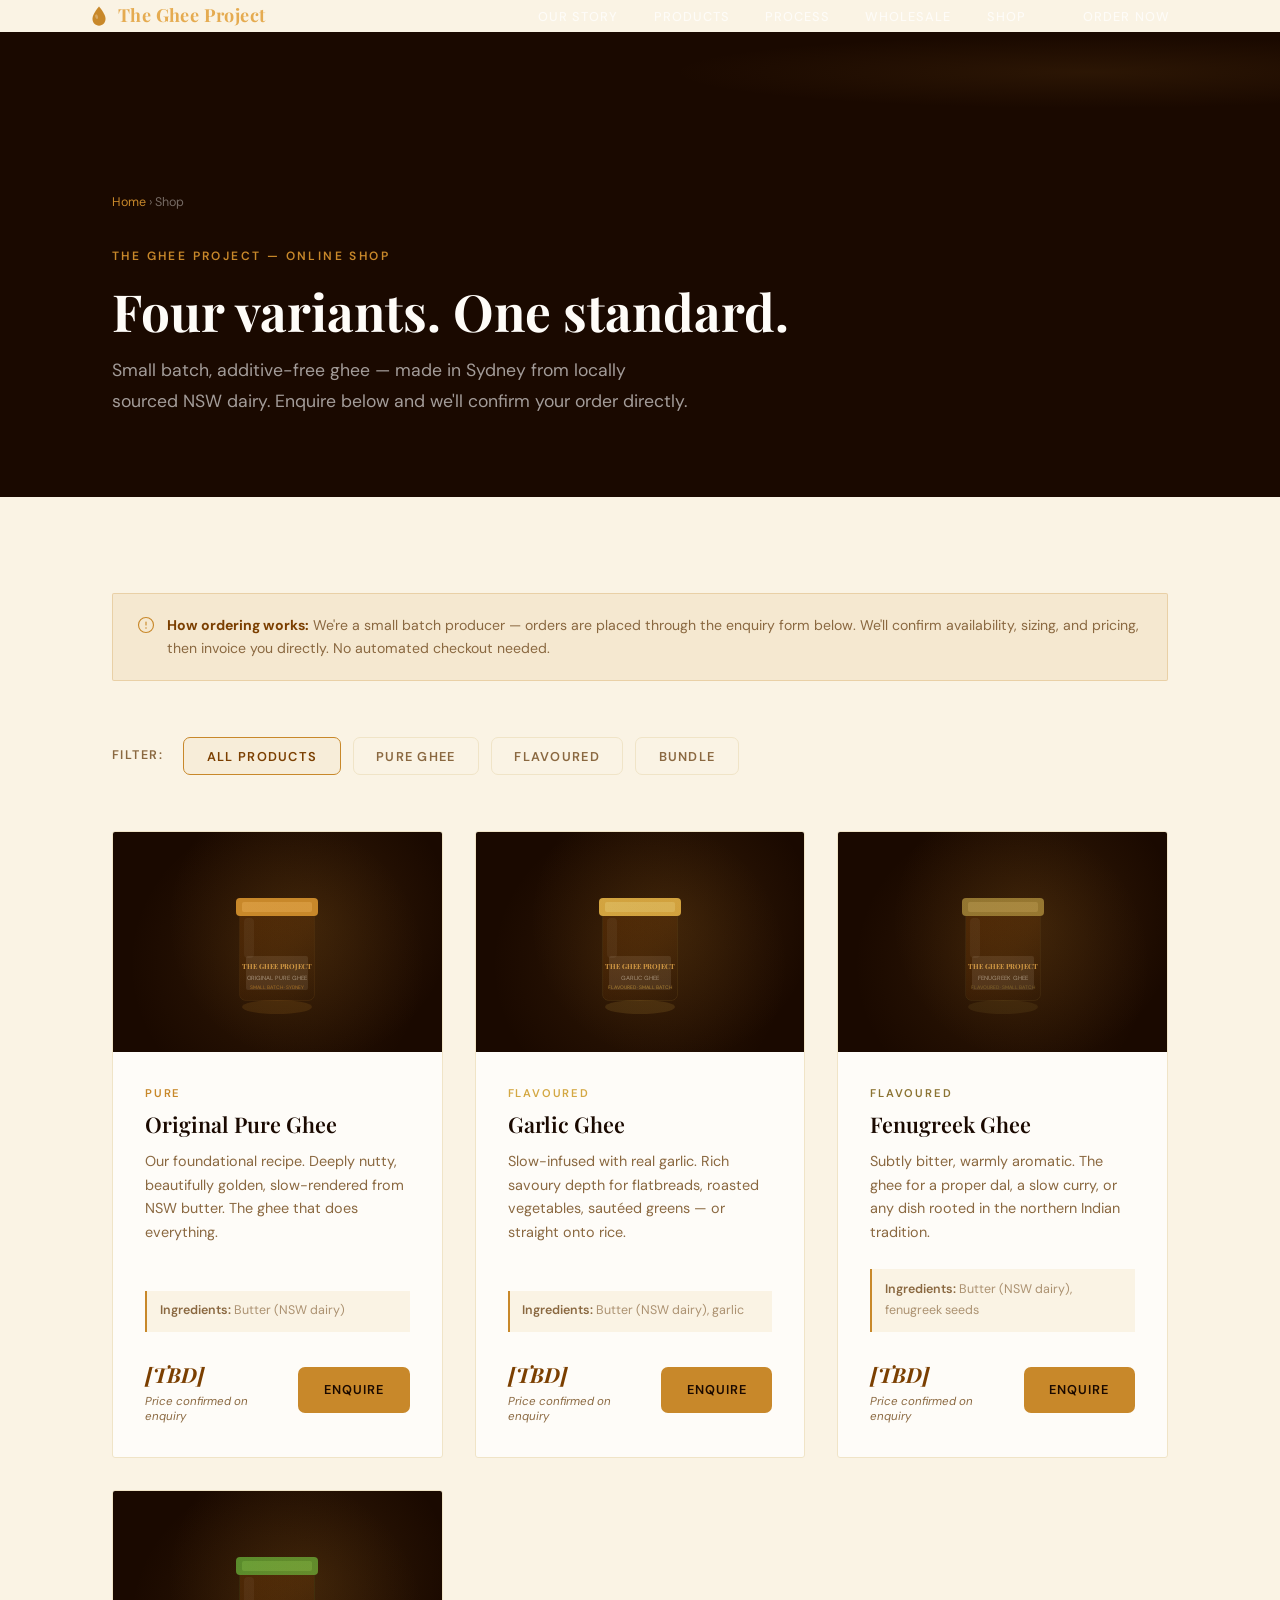
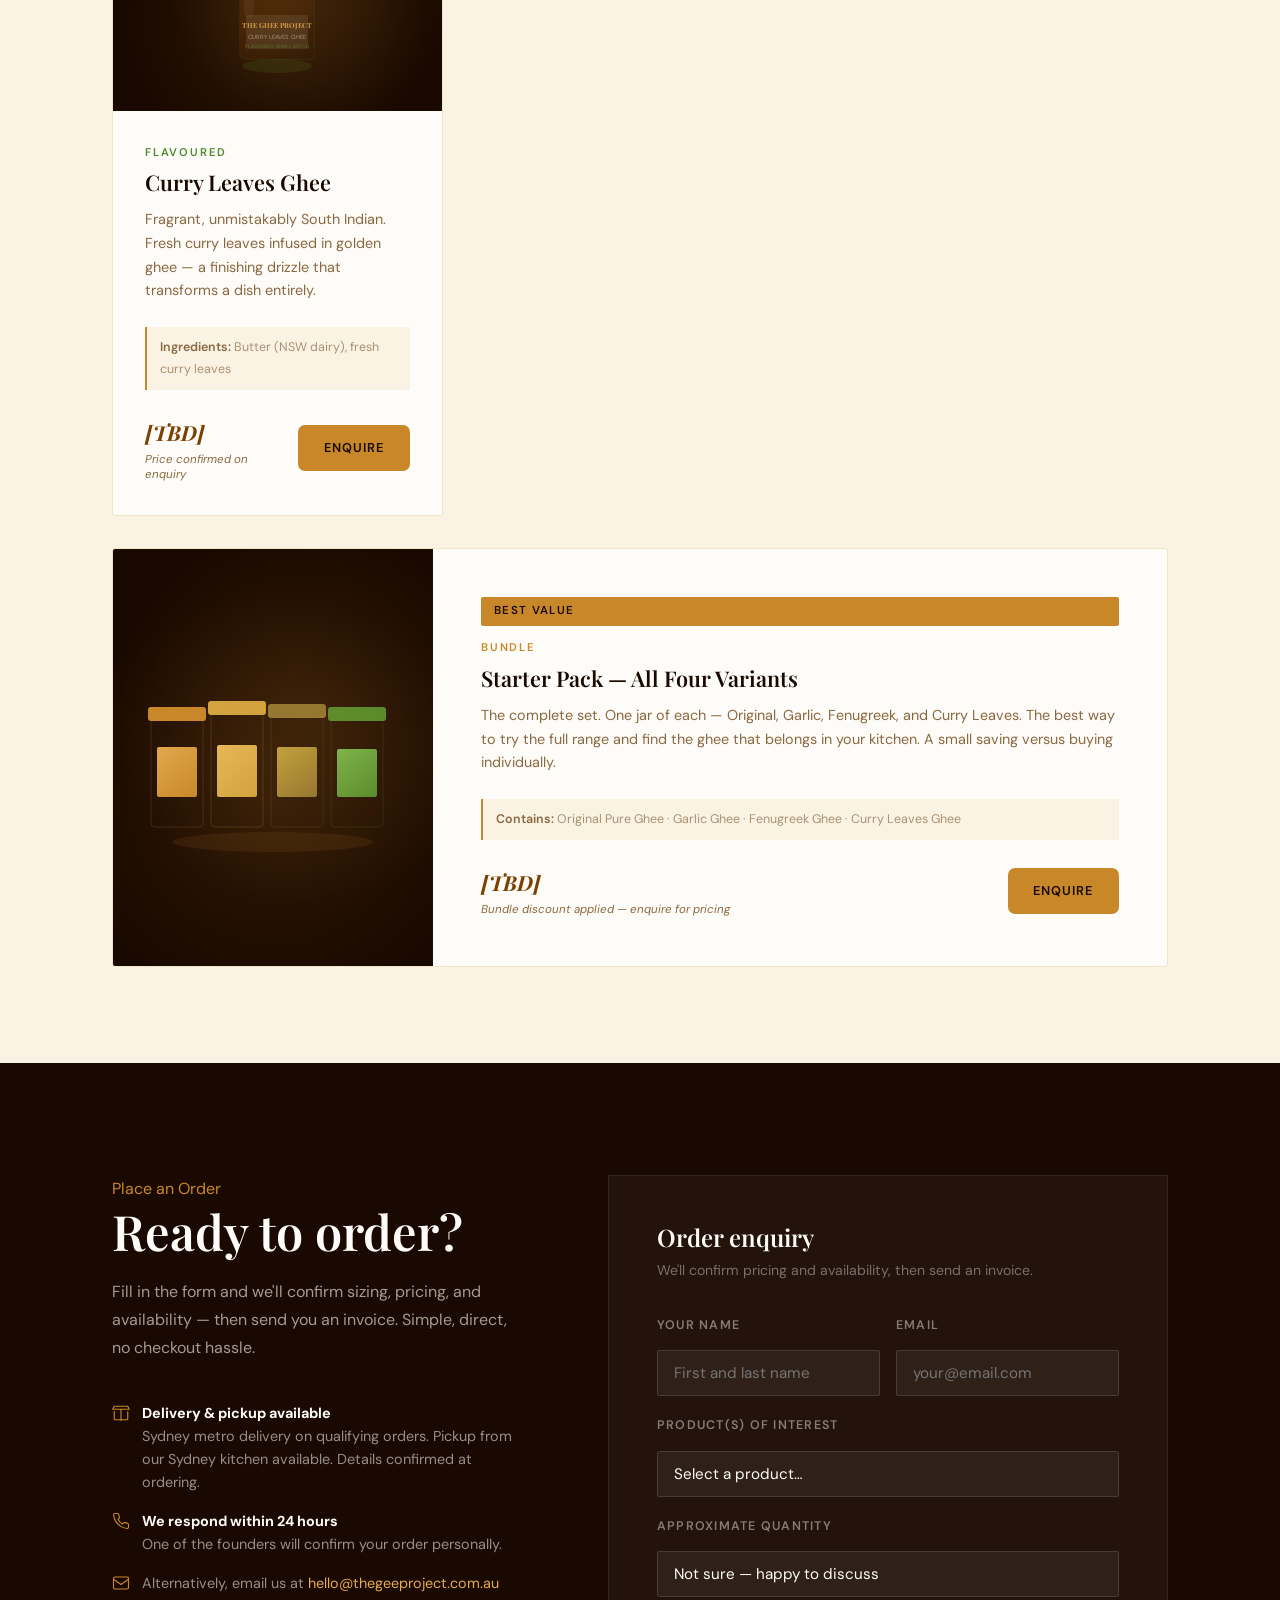
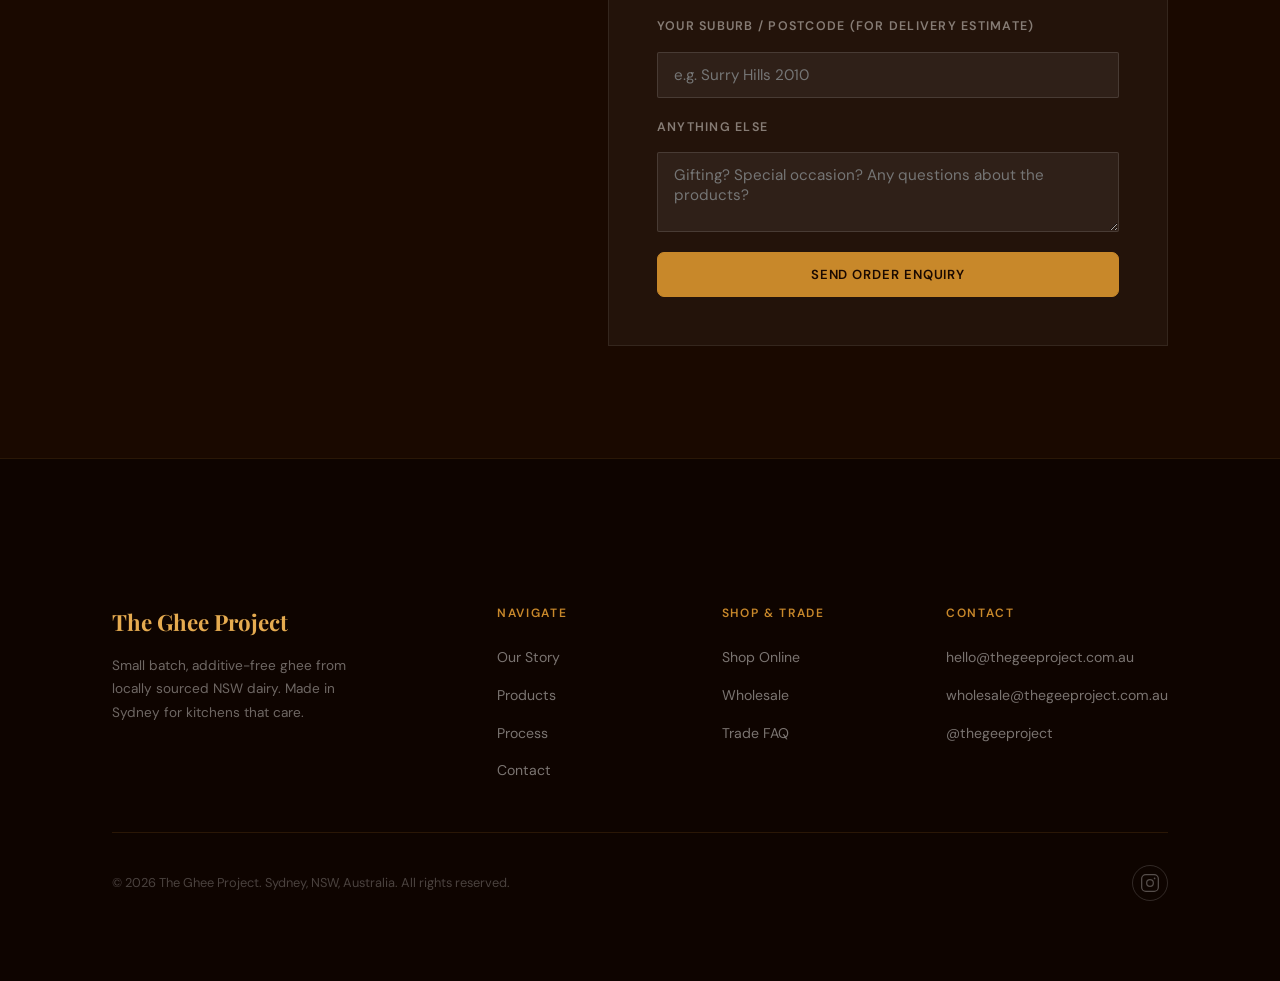
<file: shop.html>
<!DOCTYPE html>
<html lang="en">
<head>
  <meta charset="UTF-8" />
  <meta name="viewport" content="width=device-width, initial-scale=1.0" />
  <title>Shop — The Ghee Project</title>

  <!-- SEO -->
  <meta name="description" content="Buy small batch ghee online — Original, Garlic, Fenugreek and Curry Leaves. Pure, additive-free ghee made in Sydney from locally sourced NSW dairy." />
  <meta property="og:title" content="Shop — The Ghee Project" />
  <meta property="og:description" content="Buy ghee online Australia — small batch, pure, additive-free. Made in Sydney from NSW dairy." />
  <meta property="og:image" content="/assets/images/og-image.jpg" />
  <meta property="og:type" content="website" />
  <link rel="canonical" href="https://thegeeproject.com.au/shop.html" />

  <!-- Favicon -->
  <link rel="icon" type="image/svg+xml" href="assets/icons/favicon.svg" />
  <link rel="shortcut icon" href="assets/icons/favicon.svg" />

  <!-- Fonts -->
  <link href="https://fonts.googleapis.com/css2?family=Playfair+Display:ital,wght@0,400;0,600;0,700;1,400;1,600&family=DM+Sans:wght@300;400;500;600&display=swap" rel="stylesheet" />

  <!-- Styles -->
  <link rel="stylesheet" href="assets/css/main.css" />

  <style>
    /* ── Page hero ── */
    .page-hero {
      background: var(--dark);
      padding: 10rem 7rem 5rem;
      position: relative;
      overflow: hidden;
    }
    .page-hero::before {
      content: '';
      position: absolute;
      inset: 0;
      background: radial-gradient(ellipse 50% 70% at 85% 50%, rgba(200,136,42,0.1) 0%, transparent 65%);
      pointer-events: none;
    }
    .page-hero-inner {
      max-width: 1200px;
      margin: 0 auto;
      position: relative;
      z-index: 1;
    }
    .breadcrumb {
      font-family: 'DM Sans', sans-serif;
      font-size: 0.78rem;
      color: rgba(254,252,248,0.4);
      margin-bottom: 2rem;
    }
    .breadcrumb a { color: var(--gold); text-decoration: none; }
    .breadcrumb a:hover { text-decoration: underline; }
    .page-hero-title {
      font-family: 'Playfair Display', serif;
      font-size: clamp(2.2rem, 4vw, 3.5rem);
      font-weight: 700;
      color: var(--white);
      margin-bottom: 1rem;
      line-height: 1.1;
    }
    .page-hero-body {
      font-family: 'DM Sans', sans-serif;
      font-size: 1.05rem;
      color: rgba(254,252,248,0.55);
      max-width: 540px;
      line-height: 1.75;
    }

    /* ── Shop section ── */
    .shop-section {
      background: var(--cream);
      padding: 6rem 7rem;
    }
    .shop-inner {
      max-width: 1200px;
      margin: 0 auto;
    }

    /* Filter bar */
    .shop-filter-bar {
      display: flex;
      align-items: center;
      gap: 0.75rem;
      margin-bottom: 3.5rem;
      flex-wrap: wrap;
    }
    .shop-filter-label {
      font-family: 'DM Sans', sans-serif;
      font-size: 0.78rem;
      font-weight: 600;
      text-transform: uppercase;
      letter-spacing: 0.12em;
      color: var(--muted);
      margin-right: 0.5rem;
    }
    .shop-filter-btn {
      font-family: 'DM Sans', sans-serif;
      font-size: 0.8rem;
      font-weight: 600;
      text-transform: uppercase;
      letter-spacing: 0.1em;
      padding: 0.6rem 1.4rem;
      border: 1.5px solid var(--cream-dk);
      background: transparent;
      color: var(--muted);
      cursor: pointer;
      border-radius: 7px;
      transition: border-color 0.2s, color 0.2s, background 0.2s;
    }
    .shop-filter-btn:hover,
    .shop-filter-btn.active {
      border-color: var(--gold);
      color: var(--amber);
      background: rgba(200,136,42,0.06);
    }

    /* Shop grid */
    .shop-grid {
      display: grid;
      grid-template-columns: repeat(3, 1fr);
      gap: 2rem;
    }

    /* Product shop card */
    .shop-card {
      background: var(--white);
      border: 1px solid var(--cream-dk);
      display: flex;
      flex-direction: column;
      transition: box-shadow 0.3s ease, transform 0.3s ease;
    }
    .shop-card:hover {
      box-shadow: 0 8px 32px rgba(26,9,0,0.1);
      transform: translateY(-3px);
    }
    .shop-card-visual {
      height: 220px;
      display: flex;
      align-items: center;
      justify-content: center;
      background: var(--dark);
      position: relative;
      overflow: hidden;
    }
    .shop-card-visual::after {
      content: '';
      position: absolute;
      inset: 0;
      background: radial-gradient(circle at 50% 60%, rgba(200,136,42,0.12) 0%, transparent 70%);
      pointer-events: none;
    }
    .shop-card-body {
      padding: 2rem;
      display: flex;
      flex-direction: column;
      flex: 1;
    }
    .shop-card-tag {
      font-family: 'DM Sans', sans-serif;
      font-size: 0.7rem;
      font-weight: 600;
      letter-spacing: 0.16em;
      text-transform: uppercase;
      color: var(--gold);
      margin-bottom: 0.5rem;
    }
    .shop-card-name {
      font-family: 'Playfair Display', serif;
      font-size: 1.35rem;
      font-weight: 600;
      color: var(--dark);
      margin-bottom: 0.75rem;
      line-height: 1.2;
    }
    .shop-card-desc {
      font-family: 'DM Sans', sans-serif;
      font-size: 0.9rem;
      color: var(--muted);
      line-height: 1.65;
      flex: 1;
      margin-bottom: 1.5rem;
    }
    .shop-card-ingredients {
      font-family: 'DM Sans', sans-serif;
      font-size: 0.78rem;
      color: rgba(138,104,64,0.7);
      margin-bottom: 1.5rem;
      padding: 0.6rem 0.8rem;
      background: var(--cream);
      border-left: 2px solid var(--gold);
    }
    .shop-card-ingredients strong {
      font-weight: 600;
      color: var(--muted);
    }
    .shop-card-footer {
      display: flex;
      align-items: center;
      justify-content: space-between;
      gap: 1rem;
    }
    .shop-card-price {
      font-family: 'Playfair Display', serif;
      font-size: 1.3rem;
      font-weight: 700;
      color: var(--amber);
    }
    .shop-card-price .price-note {
      font-family: 'DM Sans', sans-serif;
      font-size: 0.72rem;
      font-weight: 400;
      color: var(--muted);
      display: block;
      line-height: 1.3;
      margin-top: 0.15rem;
    }
    .shop-card-cta {
      font-family: 'DM Sans', sans-serif;
      font-size: 0.8rem;
      font-weight: 600;
      text-transform: uppercase;
      letter-spacing: 0.08em;
      padding: 0.75rem 1.6rem;
      background: var(--gold);
      color: var(--dark);
      border: none;
      cursor: pointer;
      border-radius: 7px;
      text-decoration: none;
      display: inline-block;
      transition: background 0.2s, transform 0.18s;
    }
    .shop-card-cta:active { transform: translateY(1px); }
    .shop-card-cta:hover { background: var(--amber); color: var(--white); }

    /* Variant accent colours */
    .shop-card[data-variant="original"] .shop-card-tag { color: var(--v-original); }
    .shop-card[data-variant="garlic"]   .shop-card-tag { color: var(--v-garlic); }
    .shop-card[data-variant="fenugreek"] .shop-card-tag { color: var(--v-fenugreek); }
    .shop-card[data-variant="curry"]    .shop-card-tag { color: var(--v-curry); }
    .shop-card[data-variant="bundle"]   .shop-card-tag { color: var(--gold); }

    /* Bundle card — full width */
    .shop-card.bundle-card {
      grid-column: 1 / -1;
      flex-direction: row;
    }
    .bundle-card .shop-card-visual {
      width: 320px;
      min-width: 280px;
      height: auto;
      flex-shrink: 0;
    }
    .bundle-card .shop-card-body {
      padding: 3rem;
    }
    .bundle-badge {
      display: inline-block;
      font-family: 'DM Sans', sans-serif;
      font-size: 0.72rem;
      font-weight: 600;
      text-transform: uppercase;
      letter-spacing: 0.12em;
      padding: 0.3rem 0.8rem;
      background: var(--gold);
      color: var(--dark);
      border-radius: 2px;
      margin-bottom: 0.75rem;
    }

    /* ── Order form section ── */
    .order-section {
      background: var(--dark);
      padding: 7rem 7rem;
    }
    .order-inner {
      max-width: 1200px;
      margin: 0 auto;
      display: grid;
      grid-template-columns: 1fr 1.4fr;
      gap: 6rem;
      align-items: start;
    }
    .order-info .section-eyebrow { color: var(--gold); }
    .order-info .section-title   { color: var(--white); }
    .order-body {
      font-family: 'DM Sans', sans-serif;
      font-size: 1rem;
      color: rgba(254,252,248,0.6);
      line-height: 1.75;
      margin-top: 1.2rem;
      margin-bottom: 2.5rem;
    }
    .shipping-info {
      display: flex;
      flex-direction: column;
      gap: 1rem;
    }
    .shipping-row {
      display: flex;
      align-items: flex-start;
      gap: 0.75rem;
      font-family: 'DM Sans', sans-serif;
      font-size: 0.9rem;
      color: rgba(254,252,248,0.55);
      line-height: 1.6;
    }
    .shipping-row svg { color: var(--gold); flex-shrink: 0; margin-top: 2px; }

    .order-form-wrap {
      background: rgba(255,255,255,0.04);
      border: 1px solid rgba(255,255,255,0.08);
      padding: 3rem;
    }
    .order-form-wrap h3 {
      font-family: 'Playfair Display', serif;
      font-size: 1.5rem;
      color: var(--white);
      margin-bottom: 0.4rem;
    }
    .order-form-wrap .form-subtitle {
      font-family: 'DM Sans', sans-serif;
      font-size: 0.88rem;
      color: rgba(254,252,248,0.4);
      margin-bottom: 2rem;
    }
    .form-group {
      display: flex;
      flex-direction: column;
      gap: 0.4rem;
      margin-bottom: 1.2rem;
    }
    .form-group label {
      font-family: 'DM Sans', sans-serif;
      font-size: 0.78rem;
      font-weight: 600;
      text-transform: uppercase;
      letter-spacing: 0.1em;
      color: rgba(254,252,248,0.45);
    }
    .form-group input,
    .form-group select,
    .form-group textarea {
      background: rgba(255,255,255,0.06);
      border: 1px solid rgba(255,255,255,0.12);
      color: var(--white);
      font-family: 'DM Sans', sans-serif;
      font-size: 0.95rem;
      padding: 0.75rem 1rem;
      outline: none;
      transition: border-color 0.2s;
      border-radius: 2px;
      -webkit-appearance: none;
    }
    .form-group input:focus,
    .form-group select:focus,
    .form-group textarea:focus { border-color: var(--gold); }
    .form-group select option { background: var(--dark); }
    .form-group textarea { resize: vertical; min-height: 80px; }
    .form-row { display: grid; grid-template-columns: 1fr 1fr; gap: 1rem; }
    .form-status {
      margin-top: 1rem;
      font-family: 'DM Sans', sans-serif;
      font-size: 0.88rem;
      padding: 0.75rem 1rem;
      border-radius: 2px;
    }
    .form-status--success { background: rgba(74,140,44,0.15); color: #7ec85a; }
    .form-status--error   { background: rgba(200,40,40,0.15);  color: #e57070; }
    .form-status--warn    { background: rgba(200,136,42,0.15); color: var(--gold-lt); }

    /* ── Notice banner ── */
    .shop-notice {
      background: rgba(200,136,42,0.1);
      border: 1px solid rgba(200,136,42,0.25);
      padding: 1.25rem 1.5rem;
      display: flex;
      align-items: flex-start;
      gap: 0.75rem;
      margin-bottom: 3.5rem;
      border-radius: 2px;
    }
    .shop-notice svg { color: var(--gold); flex-shrink: 0; margin-top: 2px; }
    .shop-notice p {
      font-family: 'DM Sans', sans-serif;
      font-size: 0.88rem;
      color: var(--muted);
      line-height: 1.65;
    }
    .shop-notice p strong { color: var(--amber); }

    /* ── Footer ── */
    .footer {
      background: #0e0400;
      padding: 5rem 7rem 3rem;
    }
    .footer-inner { max-width: 1200px; margin: 0 auto; }
    .footer-top {
      display: grid;
      grid-template-columns: 2fr 1fr 1fr 1fr;
      gap: 4rem;
      padding-bottom: 3rem;
      border-bottom: 1px solid rgba(200,136,42,0.15);
    }
    .footer-brand-name {
      font-family: 'Playfair Display', serif;
      font-size: 1.4rem;
      font-weight: 700;
      color: var(--gold-lt);
      margin-bottom: 0.75rem;
    }
    .footer-brand-tagline {
      font-family: 'DM Sans', sans-serif;
      font-size: 0.85rem;
      color: rgba(254,252,248,0.4);
      line-height: 1.7;
      max-width: 260px;
    }
    .footer-col-title {
      font-family: 'DM Sans', sans-serif;
      font-size: 0.75rem;
      font-weight: 600;
      text-transform: uppercase;
      letter-spacing: 0.14em;
      color: var(--gold);
      margin-bottom: 1.2rem;
    }
    .footer-links { list-style: none; display: flex; flex-direction: column; gap: 0.6rem; }
    .footer-links a {
      font-family: 'DM Sans', sans-serif;
      font-size: 0.88rem;
      color: rgba(254,252,248,0.45);
      text-decoration: none;
      transition: color 0.2s;
    }
    .footer-links a:hover { color: var(--gold-lt); }
    .footer-bottom {
      display: flex;
      justify-content: space-between;
      align-items: center;
      padding-top: 2rem;
    }
    .footer-copy {
      font-family: 'DM Sans', sans-serif;
      font-size: 0.8rem;
      color: rgba(254,252,248,0.25);
    }
    .footer-social { display: flex; gap: 1rem; }
    .footer-social a { color: rgba(254,252,248,0.3); transition: color 0.2s; }
    .footer-social a:hover { color: var(--gold); }

    /* Scroll-to-top */
    .scroll-top {
      position: fixed;
      bottom: 2rem; right: 2rem;
      width: 2.8rem; height: 2.8rem;
      background: var(--gold); color: var(--dark);
      border: none; cursor: pointer;
      display: flex; align-items: center; justify-content: center;
      z-index: 800; opacity: 0; transform: translateY(10px);
      transition: opacity 0.3s, transform 0.3s;
      border-radius: 7px;
    }
    .scroll-top.visible { opacity: 1; transform: translateY(0); }

    /* Responsive */
    @media (max-width: 900px) {
      .page-hero { padding: 8rem 1.5rem 4rem; }
      .shop-section, .order-section { padding: 5rem 1.5rem; }
      .shop-grid { grid-template-columns: 1fr 1fr; }
      .shop-card.bundle-card { flex-direction: column; }
      .bundle-card .shop-card-visual { width: 100%; height: 200px; }
      .bundle-card .shop-card-body { padding: 2rem; }
      .order-inner { grid-template-columns: 1fr; gap: 3rem; }
      .order-form-wrap { padding: 2rem 1.5rem; }
      .form-row { grid-template-columns: 1fr; }
      .footer { padding: 4rem 1.5rem 2rem; }
      .footer-top { grid-template-columns: 1fr 1fr; gap: 2.5rem; }
      .footer-bottom { flex-direction: column; gap: 1rem; text-align: center; }
    }
    @media (max-width: 480px) {
      .shop-grid { grid-template-columns: 1fr; }
      .footer-top { grid-template-columns: 1fr; }
    }
  </style>
</head>
<body>

<!-- NAVIGATION -->
<nav class="site-nav" role="navigation" aria-label="Main navigation">
  <div class="nav-inner">
    <a href="index.html" class="nav-logo" aria-label="The Ghee Project — home">
      <svg class="nav-logo-icon" width="22" height="22" viewBox="0 0 32 32" fill="none" xmlns="http://www.w3.org/2000/svg" aria-hidden="true">
        <path d="M16 2C16 2 6.5 12.5 6.5 20C6.5 25.799 10.701 30 16 30C21.299 30 25.5 25.799 25.5 20C25.5 12.5 16 2 16 2Z" fill="#C8882A"/>
        <ellipse cx="12.5" cy="17" rx="2" ry="3.5" fill="rgba(255,252,245,0.28)" transform="rotate(-18 12.5 17)"/>
      </svg>
      <svg class="nav-logo-wordmark" width="165" height="32" viewBox="0 0 165 32" fill="none" xmlns="http://www.w3.org/2000/svg" aria-hidden="true">
        <text x="0" y="22" font-family="Playfair Display, serif" font-size="18" font-weight="700" fill="currentColor">The Ghee Project</text>
      </svg>
    </a>
    <ul class="nav-links" role="list">
      <li><a href="index.html#about">Our Story</a></li>
      <li><a href="index.html#products">Products</a></li>
      <li><a href="index.html#process">Process</a></li>
      <li><a href="wholesale.html">Wholesale</a></li>
      <li><a href="shop.html" class="active">Shop</a></li>
      <li><a href="#order-form" class="nav-cta">Order Now</a></li>
    </ul>
    <button class="nav-hamburger" aria-label="Open navigation menu" aria-expanded="false">
      <span></span><span></span><span></span>
    </button>
  </div>
</nav>
<div class="nav-overlay" aria-hidden="true"></div>

<!-- ═══════════════════════════════════════
     PAGE HERO
═══════════════════════════════════════ -->
<section class="page-hero" aria-label="Shop — hero">
  <div class="page-hero-inner">
    <nav class="breadcrumb" aria-label="Breadcrumb">
      <a href="index.html">Home</a> &rsaquo; Shop
    </nav>
    <p class="section-eyebrow" style="color:var(--gold); font-family:'DM Sans',sans-serif; font-size:0.75rem; font-weight:600; letter-spacing:0.2em; text-transform:uppercase; display:block; margin-bottom:1rem;">The Ghee Project — Online Shop</p>
    <h1 class="page-hero-title fade-up">Four variants. One standard.</h1>
    <p class="page-hero-body fade-up" style="transition-delay:0.1s">
      Small batch, additive-free ghee — made in Sydney from locally sourced NSW dairy.
      Enquire below and we'll confirm your order directly.
    </p>
  </div>
</section>

<!-- ═══════════════════════════════════════
     SHOP
═══════════════════════════════════════ -->
<section class="shop-section" id="shop" aria-label="Shop — products">
  <div class="shop-inner">

    <!-- Notice: ordering via enquiry form -->
    <div class="shop-notice" role="note">
      <svg width="18" height="18" viewBox="0 0 24 24" fill="none" stroke="currentColor" stroke-width="1.5" stroke-linecap="round" stroke-linejoin="round" aria-hidden="true">
        <circle cx="12" cy="12" r="10"/>
        <path d="M12 8v4"/>
        <circle cx="12" cy="16" r="1" fill="currentColor" stroke="none"/>
      </svg>
      <p>
        <strong>How ordering works:</strong> We're a small batch producer — orders are placed through the enquiry form below. We'll confirm availability, sizing, and pricing, then invoice you directly. No automated checkout needed.
      </p>
    </div>

    <!-- Filter bar -->
    <div class="shop-filter-bar" role="group" aria-label="Filter products">
      <span class="shop-filter-label">Filter:</span>
      <button class="shop-filter-btn active" data-filter="all">All products</button>
      <button class="shop-filter-btn" data-filter="pure">Pure ghee</button>
      <button class="shop-filter-btn" data-filter="flavoured">Flavoured</button>
      <button class="shop-filter-btn" data-filter="bundle">Bundle</button>
    </div>

    <!-- Products grid -->
    <div class="shop-grid">

      <!-- Original Pure Ghee -->
      <article class="shop-card fade-up" data-variant="original" data-category="pure" aria-label="Original Pure Ghee">
        <div class="shop-card-visual">
          <svg width="110" height="160" viewBox="0 0 110 160" fill="none" xmlns="http://www.w3.org/2000/svg" aria-hidden="true">
            <ellipse cx="55" cy="145" rx="35" ry="7" fill="rgba(200,136,42,0.15)"/>
            <rect x="18" y="48" width="74" height="90" rx="5" fill="rgba(26,9,0,0.8)" stroke="rgba(200,136,42,0.2)" stroke-width="1"/>
            <rect x="18" y="48" width="74" height="90" rx="5" fill="url(#og1)"/>
            <rect x="14" y="36" width="82" height="18" rx="4" fill="#C8882A"/>
            <rect x="20" y="40" width="70" height="10" rx="2" fill="#E5AB50" opacity="0.6"/>
            <rect x="24" y="94" width="62" height="34" rx="2" fill="rgba(250,243,228,0.1)"/>
            <text x="55" y="107" text-anchor="middle" font-family="Playfair Display,serif" font-size="7" font-weight="700" fill="rgba(229,171,80,0.9)">THE GHEE PROJECT</text>
            <text x="55" y="118" text-anchor="middle" font-family="DM Sans,sans-serif" font-size="6" fill="rgba(254,252,248,0.5)">ORIGINAL PURE GHEE</text>
            <text x="55" y="127" text-anchor="middle" font-family="DM Sans,sans-serif" font-size="5" fill="rgba(200,136,42,0.7)">SMALL BATCH · SYDNEY</text>
            <!-- Shine -->
            <rect x="22" y="56" width="10" height="40" rx="4" fill="rgba(255,255,255,0.05)"/>
            <defs>
              <linearGradient id="og1" x1="18" y1="48" x2="92" y2="138" gradientUnits="userSpaceOnUse">
                <stop offset="0%" stop-color="rgba(61,26,0,0.95)"/>
                <stop offset="100%" stop-color="rgba(26,9,0,0.98)"/>
              </linearGradient>
            </defs>
          </svg>
        </div>
        <div class="shop-card-body">
          <p class="shop-card-tag">Pure</p>
          <h2 class="shop-card-name">Original Pure Ghee</h2>
          <p class="shop-card-desc">
            Our foundational recipe. Deeply nutty, beautifully golden, slow-rendered
            from NSW butter. The ghee that does everything.
          </p>
          <div class="shop-card-ingredients">
            <strong>Ingredients:</strong> Butter (NSW dairy)
          </div>
          <div class="shop-card-footer">
            <div class="shop-card-price">
              [TBD]
              <span class="price-note">Price confirmed on enquiry</span>
            </div>
            <a href="#order-form" class="shop-card-cta" onclick="prefillProduct('Original Pure Ghee')">Enquire</a>
          </div>
        </div>
      </article>

      <!-- Garlic Ghee -->
      <article class="shop-card fade-up" data-variant="garlic" data-category="flavoured" aria-label="Garlic Ghee" style="transition-delay:0.1s">
        <div class="shop-card-visual">
          <svg width="110" height="160" viewBox="0 0 110 160" fill="none" xmlns="http://www.w3.org/2000/svg" aria-hidden="true">
            <ellipse cx="55" cy="145" rx="35" ry="7" fill="rgba(212,168,67,0.15)"/>
            <rect x="18" y="48" width="74" height="90" rx="5" fill="rgba(26,9,0,0.8)" stroke="rgba(212,168,67,0.2)" stroke-width="1"/>
            <rect x="18" y="48" width="74" height="90" rx="5" fill="url(#og2)"/>
            <rect x="14" y="36" width="82" height="18" rx="4" fill="#D4A843"/>
            <rect x="20" y="40" width="70" height="10" rx="2" fill="#E5C870" opacity="0.6"/>
            <rect x="24" y="94" width="62" height="34" rx="2" fill="rgba(250,243,228,0.1)"/>
            <text x="55" y="107" text-anchor="middle" font-family="Playfair Display,serif" font-size="7" font-weight="700" fill="rgba(229,171,80,0.9)">THE GHEE PROJECT</text>
            <text x="55" y="118" text-anchor="middle" font-family="DM Sans,sans-serif" font-size="6" fill="rgba(254,252,248,0.5)">GARLIC GHEE</text>
            <text x="55" y="127" text-anchor="middle" font-family="DM Sans,sans-serif" font-size="5" fill="rgba(212,168,67,0.7)">FLAVOURED · SMALL BATCH</text>
            <rect x="22" y="56" width="10" height="40" rx="4" fill="rgba(255,255,255,0.05)"/>
            <defs>
              <linearGradient id="og2" x1="18" y1="48" x2="92" y2="138" gradientUnits="userSpaceOnUse">
                <stop offset="0%" stop-color="rgba(61,26,0,0.95)"/>
                <stop offset="100%" stop-color="rgba(26,9,0,0.98)"/>
              </linearGradient>
            </defs>
          </svg>
        </div>
        <div class="shop-card-body">
          <p class="shop-card-tag">Flavoured</p>
          <h2 class="shop-card-name">Garlic Ghee</h2>
          <p class="shop-card-desc">
            Slow-infused with real garlic. Rich savoury depth for flatbreads,
            roasted vegetables, sautéed greens — or straight onto rice.
          </p>
          <div class="shop-card-ingredients">
            <strong>Ingredients:</strong> Butter (NSW dairy), garlic
          </div>
          <div class="shop-card-footer">
            <div class="shop-card-price">
              [TBD]
              <span class="price-note">Price confirmed on enquiry</span>
            </div>
            <a href="#order-form" class="shop-card-cta" onclick="prefillProduct('Garlic Ghee')">Enquire</a>
          </div>
        </div>
      </article>

      <!-- Fenugreek Ghee -->
      <article class="shop-card fade-up" data-variant="fenugreek" data-category="flavoured" aria-label="Fenugreek Ghee" style="transition-delay:0.2s">
        <div class="shop-card-visual">
          <svg width="110" height="160" viewBox="0 0 110 160" fill="none" xmlns="http://www.w3.org/2000/svg" aria-hidden="true">
            <ellipse cx="55" cy="145" rx="35" ry="7" fill="rgba(139,115,50,0.15)"/>
            <rect x="18" y="48" width="74" height="90" rx="5" fill="rgba(26,9,0,0.8)" stroke="rgba(139,115,50,0.25)" stroke-width="1"/>
            <rect x="18" y="48" width="74" height="90" rx="5" fill="url(#og3)"/>
            <rect x="14" y="36" width="82" height="18" rx="4" fill="#8B7332"/>
            <rect x="20" y="40" width="70" height="10" rx="2" fill="#B09450" opacity="0.6"/>
            <rect x="24" y="94" width="62" height="34" rx="2" fill="rgba(250,243,228,0.1)"/>
            <text x="55" y="107" text-anchor="middle" font-family="Playfair Display,serif" font-size="7" font-weight="700" fill="rgba(229,171,80,0.9)">THE GHEE PROJECT</text>
            <text x="55" y="118" text-anchor="middle" font-family="DM Sans,sans-serif" font-size="6" fill="rgba(254,252,248,0.5)">FENUGREEK GHEE</text>
            <text x="55" y="127" text-anchor="middle" font-family="DM Sans,sans-serif" font-size="5" fill="rgba(139,115,50,0.7)">FLAVOURED · SMALL BATCH</text>
            <rect x="22" y="56" width="10" height="40" rx="4" fill="rgba(255,255,255,0.05)"/>
            <defs>
              <linearGradient id="og3" x1="18" y1="48" x2="92" y2="138" gradientUnits="userSpaceOnUse">
                <stop offset="0%" stop-color="rgba(61,26,0,0.95)"/>
                <stop offset="100%" stop-color="rgba(26,9,0,0.98)"/>
              </linearGradient>
            </defs>
          </svg>
        </div>
        <div class="shop-card-body">
          <p class="shop-card-tag">Flavoured</p>
          <h2 class="shop-card-name">Fenugreek Ghee</h2>
          <p class="shop-card-desc">
            Subtly bitter, warmly aromatic. The ghee for a proper dal, a slow curry,
            or any dish rooted in the northern Indian tradition.
          </p>
          <div class="shop-card-ingredients">
            <strong>Ingredients:</strong> Butter (NSW dairy), fenugreek seeds
          </div>
          <div class="shop-card-footer">
            <div class="shop-card-price">
              [TBD]
              <span class="price-note">Price confirmed on enquiry</span>
            </div>
            <a href="#order-form" class="shop-card-cta" onclick="prefillProduct('Fenugreek Ghee')">Enquire</a>
          </div>
        </div>
      </article>

      <!-- Curry Leaves Ghee -->
      <article class="shop-card fade-up" data-variant="curry" data-category="flavoured" aria-label="Curry Leaves Ghee" style="transition-delay:0.3s">
        <div class="shop-card-visual">
          <svg width="110" height="160" viewBox="0 0 110 160" fill="none" xmlns="http://www.w3.org/2000/svg" aria-hidden="true">
            <ellipse cx="55" cy="145" rx="35" ry="7" fill="rgba(74,140,44,0.15)"/>
            <rect x="18" y="48" width="74" height="90" rx="5" fill="rgba(26,9,0,0.8)" stroke="rgba(74,140,44,0.25)" stroke-width="1"/>
            <rect x="18" y="48" width="74" height="90" rx="5" fill="url(#og4)"/>
            <rect x="14" y="36" width="82" height="18" rx="4" fill="#4A8C2C"/>
            <rect x="20" y="40" width="70" height="10" rx="2" fill="#6AB040" opacity="0.6"/>
            <rect x="24" y="94" width="62" height="34" rx="2" fill="rgba(250,243,228,0.1)"/>
            <text x="55" y="107" text-anchor="middle" font-family="Playfair Display,serif" font-size="7" font-weight="700" fill="rgba(229,171,80,0.9)">THE GHEE PROJECT</text>
            <text x="55" y="118" text-anchor="middle" font-family="DM Sans,sans-serif" font-size="6" fill="rgba(254,252,248,0.5)">CURRY LEAVES GHEE</text>
            <text x="55" y="127" text-anchor="middle" font-family="DM Sans,sans-serif" font-size="5" fill="rgba(74,140,44,0.7)">FLAVOURED · SMALL BATCH</text>
            <rect x="22" y="56" width="10" height="40" rx="4" fill="rgba(255,255,255,0.05)"/>
            <defs>
              <linearGradient id="og4" x1="18" y1="48" x2="92" y2="138" gradientUnits="userSpaceOnUse">
                <stop offset="0%" stop-color="rgba(61,26,0,0.95)"/>
                <stop offset="100%" stop-color="rgba(26,9,0,0.98)"/>
              </linearGradient>
            </defs>
          </svg>
        </div>
        <div class="shop-card-body">
          <p class="shop-card-tag">Flavoured</p>
          <h2 class="shop-card-name">Curry Leaves Ghee</h2>
          <p class="shop-card-desc">
            Fragrant, unmistakably South Indian. Fresh curry leaves infused in golden ghee —
            a finishing drizzle that transforms a dish entirely.
          </p>
          <div class="shop-card-ingredients">
            <strong>Ingredients:</strong> Butter (NSW dairy), fresh curry leaves
          </div>
          <div class="shop-card-footer">
            <div class="shop-card-price">
              [TBD]
              <span class="price-note">Price confirmed on enquiry</span>
            </div>
            <a href="#order-form" class="shop-card-cta" onclick="prefillProduct('Curry Leaves Ghee')">Enquire</a>
          </div>
        </div>
      </article>

      <!-- Starter Pack bundle — full width row -->
      <article class="shop-card bundle-card fade-up" data-variant="bundle" data-category="bundle" aria-label="Starter Pack — all four variants">
        <div class="shop-card-visual">
          <!-- Four jars together -->
          <svg width="260" height="200" viewBox="0 0 260 200" fill="none" xmlns="http://www.w3.org/2000/svg" aria-hidden="true">
            <ellipse cx="130" cy="185" rx="100" ry="10" fill="rgba(200,136,42,0.1)"/>
            <!-- Jar 1 — Original -->
            <rect x="8" y="60" width="52" height="110" rx="4" fill="#1A0900" stroke="rgba(200,136,42,0.2)" stroke-width="1"/>
            <rect x="5" y="50" width="58" height="14" rx="3" fill="#C8882A"/>
            <!-- Jar 2 — Garlic -->
            <rect x="68" y="55" width="52" height="115" rx="4" fill="#1A0900" stroke="rgba(212,168,67,0.2)" stroke-width="1"/>
            <rect x="65" y="44" width="58" height="14" rx="3" fill="#D4A843"/>
            <!-- Jar 3 — Fenugreek -->
            <rect x="128" y="58" width="52" height="112" rx="4" fill="#1A0900" stroke="rgba(139,115,50,0.2)" stroke-width="1"/>
            <rect x="125" y="47" width="58" height="14" rx="3" fill="#8B7332"/>
            <!-- Jar 4 — Curry -->
            <rect x="188" y="62" width="52" height="108" rx="4" fill="#1A0900" stroke="rgba(74,140,44,0.2)" stroke-width="1"/>
            <rect x="185" y="50" width="58" height="14" rx="3" fill="#4A8C2C"/>
            <!-- Ghee colour fills -->
            <rect x="14" y="90" width="40" height="50" rx="2" fill="url(#b1)"/>
            <rect x="74" y="88" width="40" height="52" rx="2" fill="url(#b2)"/>
            <rect x="134" y="90" width="40" height="50" rx="2" fill="url(#b3)"/>
            <rect x="194" y="92" width="40" height="48" rx="2" fill="url(#b4)"/>
            <defs>
              <linearGradient id="b1" x1="14" y1="90" x2="54" y2="140" gradientUnits="userSpaceOnUse">
                <stop stop-color="#E5AB50"/><stop offset="1" stop-color="#C8882A"/>
              </linearGradient>
              <linearGradient id="b2" x1="74" y1="88" x2="114" y2="140" gradientUnits="userSpaceOnUse">
                <stop stop-color="#ECC060"/><stop offset="1" stop-color="#D4A843"/>
              </linearGradient>
              <linearGradient id="b3" x1="134" y1="90" x2="174" y2="140" gradientUnits="userSpaceOnUse">
                <stop stop-color="#C0A840"/><stop offset="1" stop-color="#8B7332"/>
              </linearGradient>
              <linearGradient id="b4" x1="194" y1="92" x2="234" y2="140" gradientUnits="userSpaceOnUse">
                <stop stop-color="#70BC50"/><stop offset="1" stop-color="#4A8C2C"/>
              </linearGradient>
            </defs>
          </svg>
        </div>
        <div class="shop-card-body">
          <span class="bundle-badge">Best value</span>
          <p class="shop-card-tag">Bundle</p>
          <h2 class="shop-card-name">Starter Pack — All Four Variants</h2>
          <p class="shop-card-desc">
            The complete set. One jar of each — Original, Garlic, Fenugreek, and Curry Leaves.
            The best way to try the full range and find the ghee that belongs in your kitchen.
            A small saving versus buying individually.
          </p>
          <div class="shop-card-ingredients">
            <strong>Contains:</strong> Original Pure Ghee · Garlic Ghee · Fenugreek Ghee · Curry Leaves Ghee
          </div>
          <div class="shop-card-footer">
            <div class="shop-card-price">
              [TBD]
              <span class="price-note">Bundle discount applied — enquire for pricing</span>
            </div>
            <a href="#order-form" class="shop-card-cta" onclick="prefillProduct('Starter Pack (All Four Variants)')">Enquire</a>
          </div>
        </div>
      </article>

    </div>
  </div>
</section>

<!-- ═══════════════════════════════════════
     ORDER ENQUIRY FORM
═══════════════════════════════════════ -->
<section class="order-section" id="order-form" aria-label="Place an order">
  <div class="order-inner">
    <div class="order-info fade-up">
      <p class="section-eyebrow">Place an Order</p>
      <h2 class="section-title">Ready to order?</h2>
      <p class="order-body">
        Fill in the form and we'll confirm sizing, pricing, and availability — then send
        you an invoice. Simple, direct, no checkout hassle.
      </p>
      <div class="shipping-info">
        <div class="shipping-row">
          <svg width="18" height="18" viewBox="0 0 24 24" fill="none" stroke="currentColor" stroke-width="1.5" stroke-linecap="round" stroke-linejoin="round" aria-hidden="true">
            <path d="M21 10V20a1 1 0 0 1-1 1H4a1 1 0 0 1-1-1V10"/>
            <path d="M23 7H1l2-4h18z"/>
            <line x1="12" y1="22" x2="12" y2="7"/>
          </svg>
          <span>
            <strong style="color:var(--white)">Delivery &amp; pickup available</strong><br>
            Sydney metro delivery on qualifying orders. Pickup from our Sydney kitchen available. Details confirmed at ordering.
          </span>
        </div>
        <div class="shipping-row">
          <svg width="18" height="18" viewBox="0 0 24 24" fill="none" stroke="currentColor" stroke-width="1.5" stroke-linecap="round" stroke-linejoin="round" aria-hidden="true">
            <path d="M22 16.92v3a2 2 0 0 1-2.18 2 19.8 19.8 0 0 1-8.63-3.07 19.5 19.5 0 0 1-6-6A19.8 19.8 0 0 1 2.12 4.18 2 2 0 0 1 4.11 2h3a2 2 0 0 1 2 1.72 12.8 12.8 0 0 0 .7 2.81 2 2 0 0 1-.45 2.11L8.09 9.91a16 16 0 0 0 6 6l1.27-1.27a2 2 0 0 1 2.11-.45 12.8 12.8 0 0 0 2.81.7A2 2 0 0 1 22 16.92z"/>
          </svg>
          <span>
            <strong style="color:var(--white)">We respond within 24 hours</strong><br>
            One of the founders will confirm your order personally.
          </span>
        </div>
        <div class="shipping-row">
          <svg width="18" height="18" viewBox="0 0 24 24" fill="none" stroke="currentColor" stroke-width="1.5" stroke-linecap="round" stroke-linejoin="round" aria-hidden="true">
            <rect x="2" y="4" width="20" height="16" rx="2"/>
            <path d="M2 7l10 7 10-7"/>
          </svg>
          <span>
            Alternatively, email us at <a href="mailto:hello@thegeeproject.com.au" style="color:var(--gold-lt)">hello@thegeeproject.com.au</a>
          </span>
        </div>
      </div>
    </div>

    <div class="order-form-wrap fade-up" style="transition-delay:0.15s">
      <h3>Order enquiry</h3>
      <p class="form-subtitle">We'll confirm pricing and availability, then send an invoice.</p>

      <form
        id="shop-order-form"
        method="POST"
        data-script-url="https://script.google.com/macros/s/AKfycbzMVLrbChycsY01FiSTE0o1deJoNXOv-hwYNcMXXBGA9tXTjPlr0ZyDVWLnEYUDGVF4/exec"
        novalidate
      >
        <input type="hidden" name="form_type" value="shop_order" />

        <div class="form-row">
          <div class="form-group">
            <label for="order-name">Your name</label>
            <input type="text" id="order-name" name="name" placeholder="First and last name" required />
          </div>
          <div class="form-group">
            <label for="order-email">Email</label>
            <input type="email" id="order-email" name="email" placeholder="your@email.com" required />
          </div>
        </div>

        <div class="form-group">
          <label for="order-product">Product(s) of interest</label>
          <select id="order-product" name="product">
            <option value="">Select a product…</option>
            <option value="Original Pure Ghee">Original Pure Ghee</option>
            <option value="Garlic Ghee">Garlic Ghee</option>
            <option value="Fenugreek Ghee">Fenugreek Ghee</option>
            <option value="Curry Leaves Ghee">Curry Leaves Ghee</option>
            <option value="Starter Pack (All Four Variants)">Starter Pack — All Four Variants</option>
            <option value="Multiple products">Multiple / other combination</option>
          </select>
        </div>

        <div class="form-group">
          <label for="order-quantity">Approximate quantity</label>
          <select id="order-quantity" name="quantity">
            <option value="">Not sure — happy to discuss</option>
            <option value="1">1 jar</option>
            <option value="2-3">2–3 jars</option>
            <option value="4-6">4–6 jars</option>
            <option value="starter-pack">1 x Starter Pack (all 4 variants)</option>
            <option value="bulk">More — bulk / gifting</option>
          </select>
        </div>

        <div class="form-group">
          <label for="order-suburb">Your suburb / postcode (for delivery estimate)</label>
          <input type="text" id="order-suburb" name="suburb" placeholder="e.g. Surry Hills 2010" />
        </div>

        <div class="form-group">
          <label for="order-notes">Anything else</label>
          <textarea id="order-notes" name="notes" placeholder="Gifting? Special occasion? Any questions about the products?"></textarea>
        </div>

        <button
          type="submit"
          class="btn-primary"
          data-label="Send Order Enquiry"
          style="width:100%;"
        >
          Send Order Enquiry
        </button>
        <div class="form-status" role="alert" aria-live="polite"></div>
      </form>
    </div>
  </div>
</section>

<!-- ═══════════════════════════════════════
     FOOTER
═══════════════════════════════════════ -->
<footer class="footer" role="contentinfo">
  <div class="footer-inner">
    <div class="footer-top">
      <div>
        <p class="footer-brand-name">The Ghee Project</p>
        <p class="footer-brand-tagline">
          Small batch, additive-free ghee from locally sourced NSW dairy.
          Made in Sydney for kitchens that care.
        </p>
      </div>
      <div>
        <p class="footer-col-title">Navigate</p>
        <ul class="footer-links" role="list">
          <li><a href="index.html#about">Our Story</a></li>
          <li><a href="index.html#products">Products</a></li>
          <li><a href="index.html#process">Process</a></li>
          <li><a href="index.html#contact">Contact</a></li>
        </ul>
      </div>
      <div>
        <p class="footer-col-title">Shop &amp; Trade</p>
        <ul class="footer-links" role="list">
          <li><a href="shop.html">Shop Online</a></li>
          <li><a href="wholesale.html">Wholesale</a></li>
          <li><a href="wholesale.html#faq">Trade FAQ</a></li>
        </ul>
      </div>
      <div>
        <p class="footer-col-title">Contact</p>
        <ul class="footer-links" role="list">
          <li><a href="mailto:hello@thegeeproject.com.au">hello@thegeeproject.com.au</a></li>
          <li><a href="mailto:wholesale@thegeeproject.com.au">wholesale@thegeeproject.com.au</a></li>
          <li><a href="https://instagram.com/thegeeproject" target="_blank" rel="noopener noreferrer">@thegeeproject</a></li>
        </ul>
      </div>
    </div>
    <div class="footer-bottom">
      <p class="footer-copy">&copy; 2026 The Ghee Project. Sydney, NSW, Australia. All rights reserved.</p>
      <div class="footer-social">
        <a href="https://instagram.com/thegeeproject" target="_blank" rel="noopener noreferrer" aria-label="The Ghee Project on Instagram">
          <svg width="20" height="20" viewBox="0 0 24 24" fill="none" stroke="currentColor" stroke-width="1.5" aria-hidden="true">
            <rect x="2" y="2" width="20" height="20" rx="5"/>
            <circle cx="12" cy="12" r="4"/>
            <circle cx="17.5" cy="6.5" r="1" fill="currentColor" stroke="none"/>
          </svg>
        </a>
      </div>
    </div>
  </div>
</footer>

<!-- Scroll to top -->
<button class="scroll-top" aria-label="Scroll to top">
  <svg width="16" height="16" viewBox="0 0 24 24" fill="none" stroke="currentColor" stroke-width="2" stroke-linecap="round" stroke-linejoin="round" aria-hidden="true">
    <path d="M18 15l-6-6-6 6"/>
  </svg>
</button>

<script src="assets/js/main.js"></script>
<script>
  /**
   * Pre-fill the product select when clicking "Enquire" on a product card.
   * Called inline on the product card CTAs.
   */
  function prefillProduct(productName) {
    const select = document.getElementById('order-product');
    if (select) {
      for (const opt of select.options) {
        if (opt.value === productName) {
          opt.selected = true;
          break;
        }
      }
    }
  }
</script>
</body>
</html>
</file>
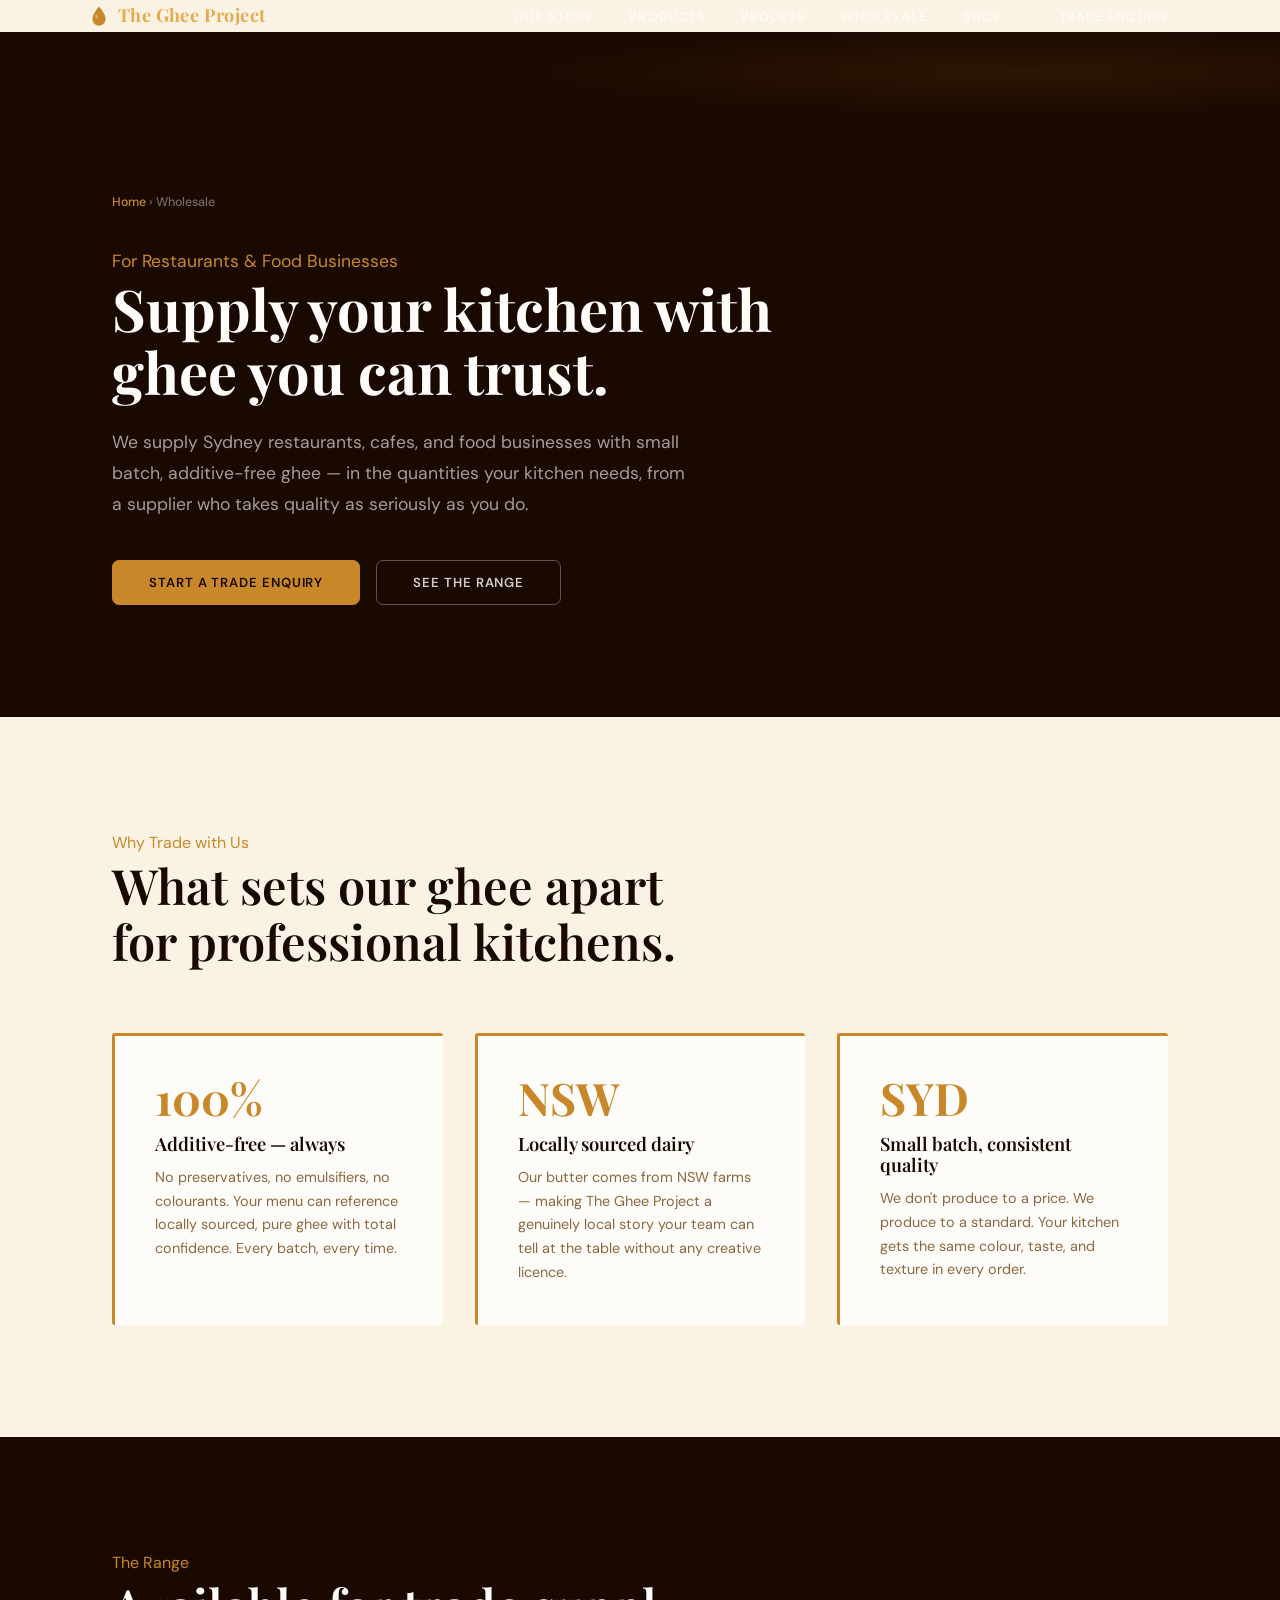
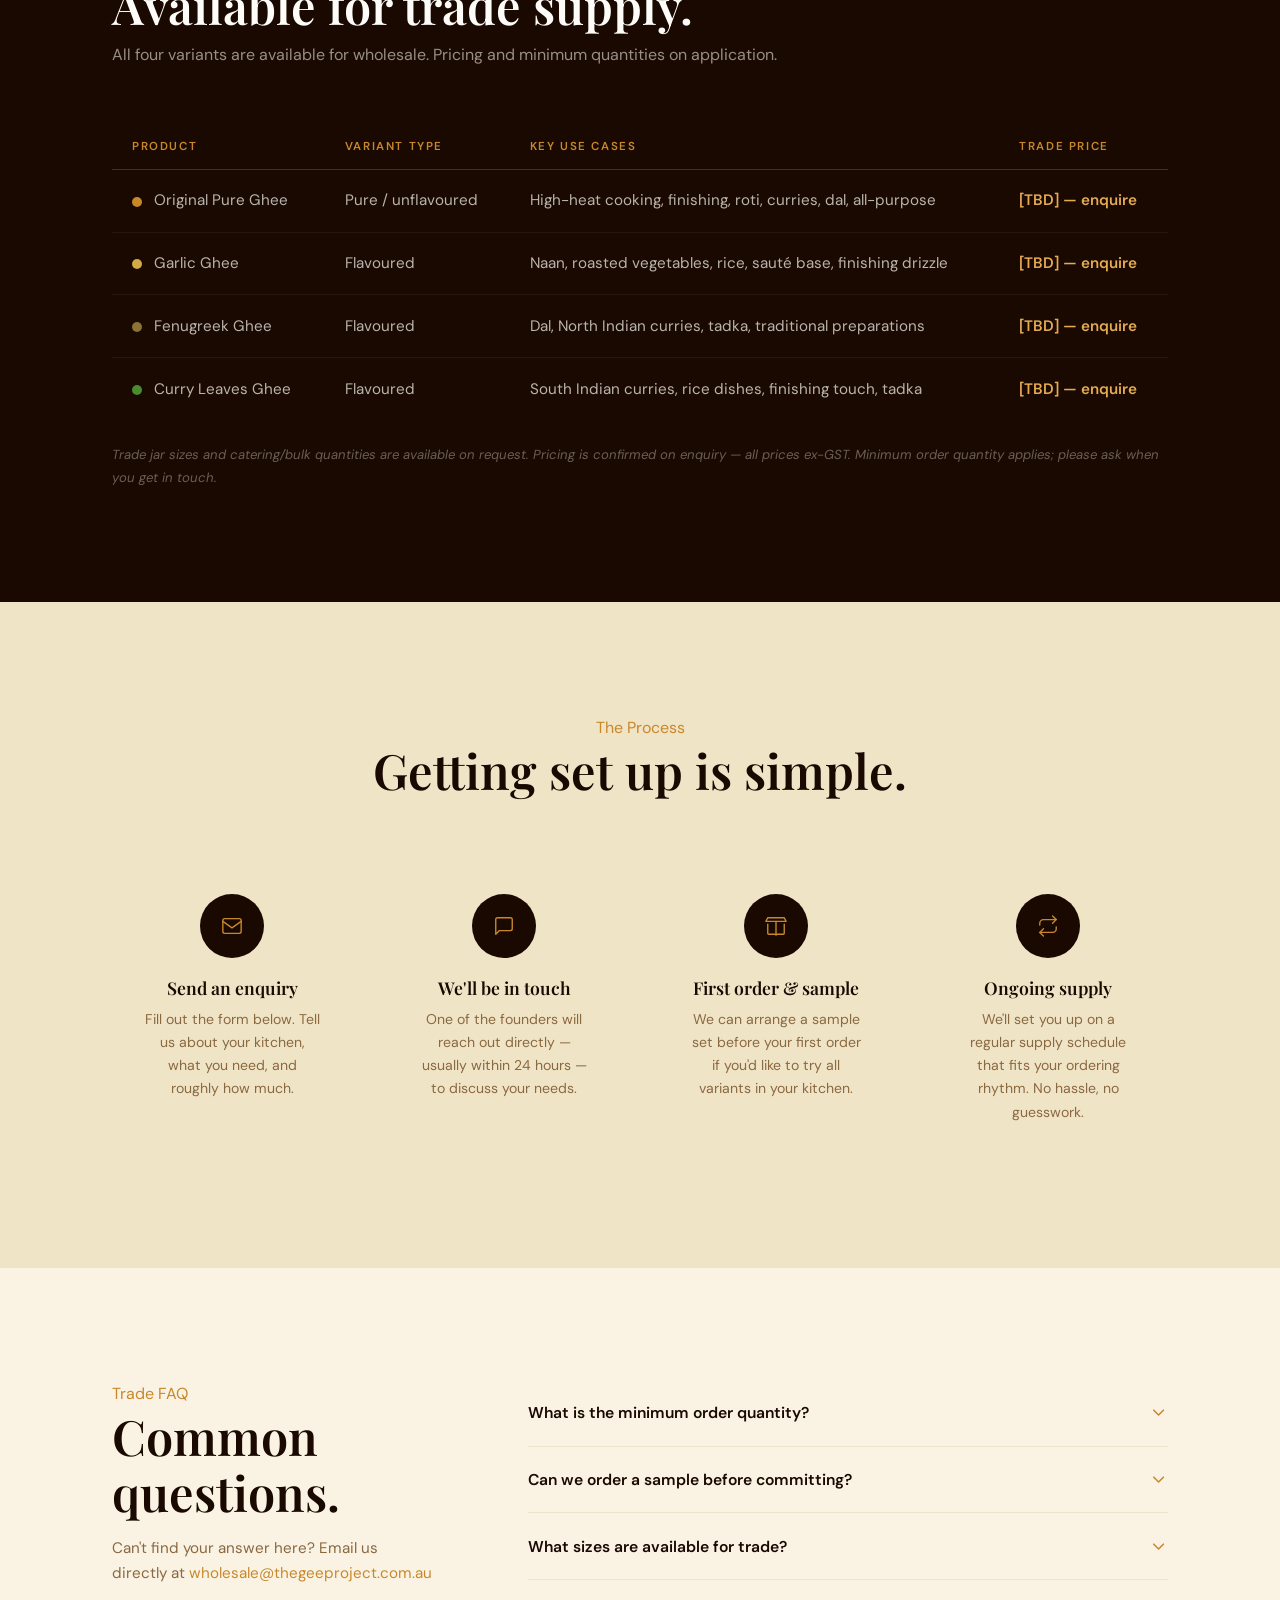
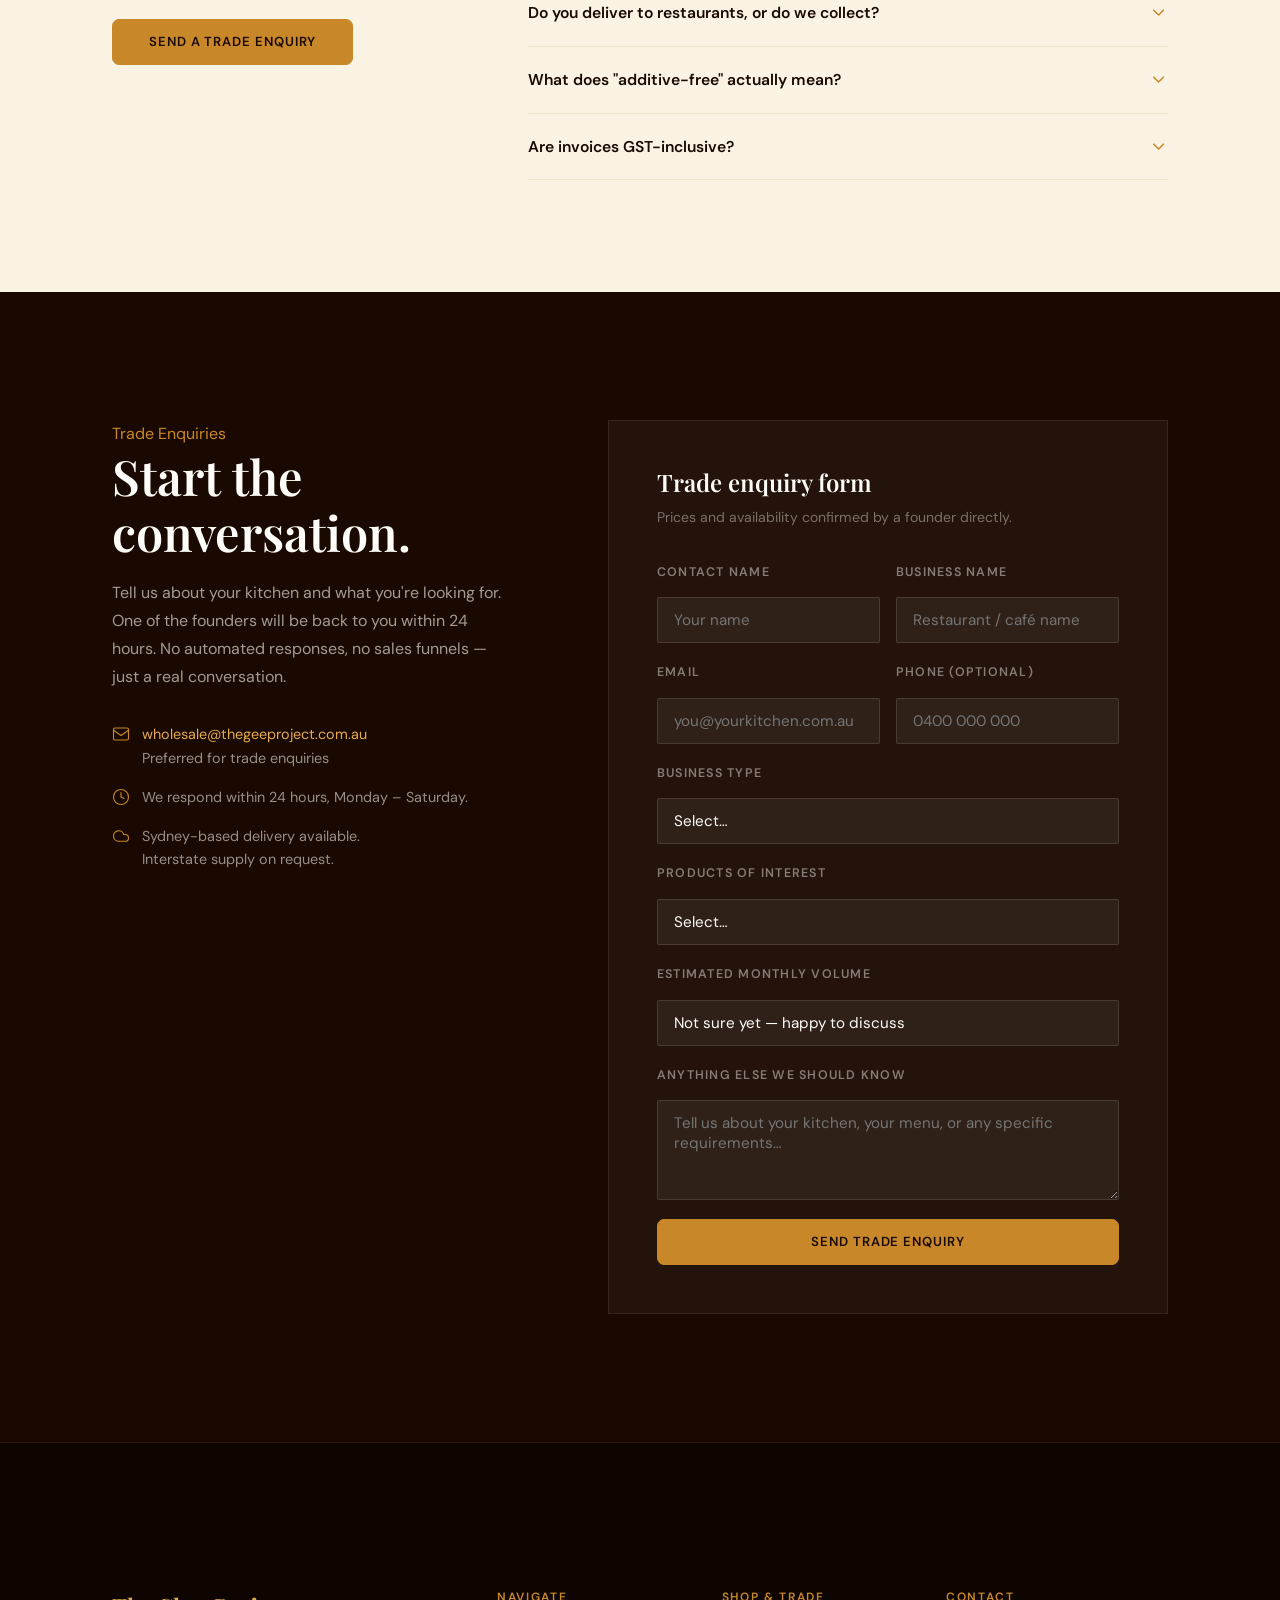
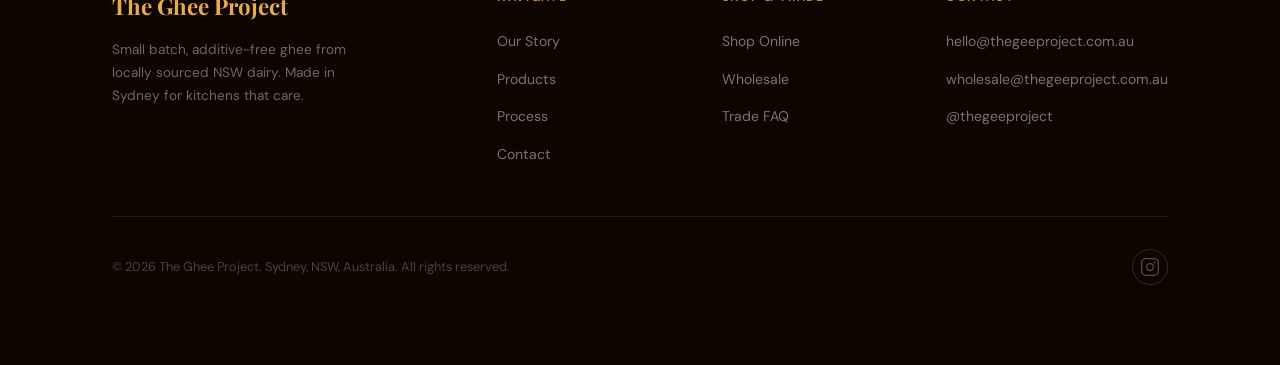
<file: wholesale.html>
<!DOCTYPE html>
<html lang="en">
<head>
  <meta charset="UTF-8" />
  <meta name="viewport" content="width=device-width, initial-scale=1.0" />
  <title>Wholesale — The Ghee Project</title>

  <!-- SEO -->
  <meta name="description" content="Wholesale ghee supplier Sydney — small batch, additive-free ghee for restaurants, cafes and food businesses. Trade enquiries welcome." />
  <meta property="og:title" content="The Ghee Project — Wholesale &amp; Trade" />
  <meta property="og:description" content="Wholesale ghee for Sydney restaurants and food businesses. Small batch, locally sourced, pure." />
  <meta property="og:image" content="/assets/images/og-image.jpg" />
  <meta property="og:type" content="website" />
  <link rel="canonical" href="https://thegeeproject.com.au/wholesale.html" />

  <!-- Favicon -->
  <link rel="icon" type="image/svg+xml" href="assets/icons/favicon.svg" />
  <link rel="shortcut icon" href="assets/icons/favicon.svg" />

  <!-- Fonts -->
  <link href="https://fonts.googleapis.com/css2?family=Playfair+Display:ital,wght@0,400;0,600;0,700;1,400;1,600&family=DM+Sans:wght@300;400;500;600&display=swap" rel="stylesheet" />

  <!-- Styles -->
  <link rel="stylesheet" href="assets/css/main.css" />

  <style>
    /* Page hero */
    .page-hero {
      background: var(--dark);
      padding: 10rem 7rem 7rem;
      position: relative;
      overflow: hidden;
    }
    .page-hero::before {
      content: '';
      position: absolute;
      inset: 0;
      background: radial-gradient(ellipse 60% 80% at 80% 50%, rgba(200,136,42,0.1) 0%, transparent 70%);
      pointer-events: none;
    }
    .page-hero-inner {
      max-width: 1200px;
      margin: 0 auto;
      position: relative;
      z-index: 1;
    }
    .page-hero .breadcrumb {
      font-family: 'DM Sans', sans-serif;
      font-size: 0.78rem;
      font-weight: 500;
      color: rgba(254,252,248,0.4);
      margin-bottom: 2rem;
    }
    .page-hero .breadcrumb a {
      color: var(--gold);
      text-decoration: none;
    }
    .page-hero .breadcrumb a:hover { text-decoration: underline; }
    .page-hero .section-eyebrow { color: var(--gold); }
    .page-hero-title {
      font-family: 'Playfair Display', serif;
      font-size: clamp(2.5rem, 4.5vw, 4rem);
      font-weight: 700;
      color: var(--white);
      line-height: 1.1;
      max-width: 700px;
      margin-bottom: 1.5rem;
    }
    .page-hero-body {
      font-family: 'DM Sans', sans-serif;
      font-size: 1.1rem;
      color: rgba(254,252,248,0.6);
      max-width: 540px;
      line-height: 1.75;
      margin-bottom: 2.5rem;
    }
    .page-hero-ctas { display: flex; gap: 1rem; flex-wrap: wrap; }

    /* Why section */
    .why-section {
      background: var(--cream);
      padding: 7rem 7rem;
    }
    .why-inner {
      max-width: 1200px;
      margin: 0 auto;
    }
    .why-header {
      max-width: 600px;
      margin-bottom: 4rem;
    }
    .why-header .section-eyebrow { color: var(--gold); }
    .why-header .section-title { color: var(--dark); }
    .why-grid {
      display: grid;
      grid-template-columns: repeat(3, 1fr);
      gap: 2rem;
    }
    .why-card {
      padding: 2.5rem;
      background: var(--white);
      border-left: 3px solid var(--gold);
    }
    .why-number {
      font-family: 'Playfair Display', serif;
      font-size: 2.8rem;
      font-weight: 700;
      color: var(--gold);
      line-height: 1;
      margin-bottom: 0.75rem;
    }
    .why-title {
      font-family: 'Playfair Display', serif;
      font-size: 1.15rem;
      font-weight: 600;
      color: var(--dark);
      margin-bottom: 0.75rem;
    }
    .why-desc {
      font-family: 'DM Sans', sans-serif;
      font-size: 0.9rem;
      line-height: 1.65;
      color: var(--muted);
    }

    /* Product range table */
    .range-section {
      background: var(--dark);
      padding: 7rem 7rem;
    }
    .range-inner {
      max-width: 1200px;
      margin: 0 auto;
    }
    .range-header {
      margin-bottom: 3.5rem;
    }
    .range-header .section-eyebrow { color: var(--gold); }
    .range-header .section-title { color: var(--white); }
    .range-header .section-intro { color: rgba(254,252,248,0.55); margin-top: 0.5rem; }

    .product-range-table {
      width: 100%;
      border-collapse: collapse;
      font-family: 'DM Sans', sans-serif;
    }
    .product-range-table th {
      font-size: 0.72rem;
      font-weight: 600;
      letter-spacing: 0.14em;
      text-transform: uppercase;
      color: var(--gold);
      padding: 0.75rem 1.25rem;
      border-bottom: 1px solid rgba(200,136,42,0.3);
      text-align: left;
    }
    .product-range-table td {
      font-size: 0.95rem;
      color: rgba(254,252,248,0.7);
      padding: 1.1rem 1.25rem;
      border-bottom: 1px solid rgba(255,255,255,0.05);
      vertical-align: top;
    }
    .product-range-table tr:last-child td { border-bottom: none; }
    .product-range-table tr:hover td { background: rgba(255,255,255,0.02); }
    .product-range-table .variant-dot {
      display: inline-block;
      width: 10px;
      height: 10px;
      border-radius: 50%;
      margin-right: 0.5rem;
      vertical-align: middle;
    }
    .product-range-table td.price-cell {
      color: var(--gold-lt);
      font-weight: 600;
    }
    .range-note {
      font-family: 'DM Sans', sans-serif;
      font-size: 0.82rem;
      color: rgba(254,252,248,0.35);
      margin-top: 1.5rem;
      font-style: italic;
    }

    /* Testimonials / social proof band */
    .social-proof {
      background: var(--mid);
      padding: 5rem 7rem;
    }
    .social-proof-inner {
      max-width: 1200px;
      margin: 0 auto;
      text-align: center;
    }
    .social-proof .section-eyebrow { color: var(--gold); }
    .proof-logos {
      display: flex;
      justify-content: center;
      align-items: center;
      gap: 3rem;
      margin-top: 2.5rem;
      flex-wrap: wrap;
    }
    .proof-logo {
      font-family: 'Playfair Display', serif;
      font-size: 1rem;
      font-style: italic;
      color: rgba(254,252,248,0.3);
    }
    .proof-quote {
      max-width: 640px;
      margin: 3rem auto 0;
      font-family: 'Playfair Display', serif;
      font-size: 1.35rem;
      font-style: italic;
      color: rgba(254,252,248,0.65);
      line-height: 1.6;
    }
    .proof-quote::before { content: '\201C'; color: var(--gold); margin-right: 0.1em; }
    .proof-quote::after  { content: '\201D'; color: var(--gold); margin-left: 0.1em; }
    .proof-attribution {
      margin-top: 1rem;
      font-family: 'DM Sans', sans-serif;
      font-size: 0.82rem;
      font-weight: 600;
      text-transform: uppercase;
      letter-spacing: 0.12em;
      color: var(--gold);
    }

    /* How it works */
    .how-it-works {
      background: var(--cream-dk);
      padding: 7rem 7rem;
    }
    .how-inner {
      max-width: 1200px;
      margin: 0 auto;
    }
    .how-header {
      text-align: center;
      margin-bottom: 4rem;
    }
    .how-header .section-eyebrow { color: var(--gold); }
    .how-header .section-title { color: var(--dark); }
    .how-steps {
      display: grid;
      grid-template-columns: repeat(4, 1fr);
      gap: 2rem;
    }
    .how-step {
      text-align: center;
      padding: 2rem;
    }
    .how-step-icon {
      width: 4rem;
      height: 4rem;
      background: var(--dark);
      border-radius: 50%;
      display: flex;
      align-items: center;
      justify-content: center;
      margin: 0 auto 1.25rem;
      color: var(--gold);
    }
    .how-step-title {
      font-family: 'Playfair Display', serif;
      font-size: 1.1rem;
      font-weight: 600;
      color: var(--dark);
      margin-bottom: 0.6rem;
    }
    .how-step-desc {
      font-family: 'DM Sans', sans-serif;
      font-size: 0.88rem;
      color: var(--muted);
      line-height: 1.65;
    }

    /* FAQ */
    .faq-section {
      background: var(--cream);
      padding: 7rem 7rem;
    }
    .faq-inner {
      max-width: 1200px;
      margin: 0 auto;
      display: grid;
      grid-template-columns: 1fr 2fr;
      gap: 6rem;
      align-items: start;
    }
    .faq-sidebar .section-eyebrow { color: var(--gold); }
    .faq-sidebar .section-title { color: var(--dark); }
    .faq-sidebar .section-body {
      font-family: 'DM Sans', sans-serif;
      font-size: 0.95rem;
      color: var(--muted);
      line-height: 1.7;
      margin-top: 1rem;
      margin-bottom: 2rem;
    }
    .faq-list { list-style: none; }
    .faq-item {
      border-bottom: 1px solid var(--cream-dk);
    }
    .faq-question {
      width: 100%;
      background: none;
      border: none;
      padding: 1.4rem 0;
      display: flex;
      justify-content: space-between;
      align-items: center;
      cursor: pointer;
      font-family: 'DM Sans', sans-serif;
      font-size: 0.98rem;
      font-weight: 600;
      color: var(--dark);
      text-align: left;
      gap: 1rem;
    }
    .faq-question:hover { color: var(--amber); }
    .faq-chevron {
      flex-shrink: 0;
      width: 1.2rem;
      height: 1.2rem;
      color: var(--gold);
      transition: transform 0.3s ease;
    }
    .faq-item.open .faq-chevron { transform: rotate(180deg); }
    .faq-answer {
      max-height: 0;
      overflow: hidden;
      transition: max-height 0.35s ease;
    }
    .faq-answer-inner {
      padding: 0 0 1.5rem;
      font-family: 'DM Sans', sans-serif;
      font-size: 0.92rem;
      color: var(--muted);
      line-height: 1.75;
    }

    /* Wholesale contact form */
    .wholesale-contact {
      background: var(--dark);
      padding: 8rem 7rem;
    }
    .wholesale-contact-inner {
      max-width: 1200px;
      margin: 0 auto;
      display: grid;
      grid-template-columns: 1fr 1.4fr;
      gap: 6rem;
      align-items: start;
    }
    .wc-info .section-eyebrow { color: var(--gold); }
    .wc-info .section-title { color: var(--white); }
    .wc-body {
      font-family: 'DM Sans', sans-serif;
      font-size: 1rem;
      color: rgba(254,252,248,0.6);
      line-height: 1.75;
      margin-top: 1.2rem;
      margin-bottom: 2rem;
    }
    .wc-detail-list {
      display: flex;
      flex-direction: column;
      gap: 1rem;
    }
    .wc-detail {
      display: flex;
      align-items: flex-start;
      gap: 0.75rem;
      font-family: 'DM Sans', sans-serif;
      font-size: 0.9rem;
      color: rgba(254,252,248,0.55);
      line-height: 1.6;
    }
    .wc-detail svg { color: var(--gold); flex-shrink: 0; margin-top: 2px; }
    .wc-form-wrap {
      background: rgba(255,255,255,0.04);
      border: 1px solid rgba(255,255,255,0.08);
      padding: 3rem;
    }
    .wc-form-wrap h3 {
      font-family: 'Playfair Display', serif;
      font-size: 1.5rem;
      color: var(--white);
      margin-bottom: 0.5rem;
    }
    .wc-form-wrap .form-subtitle {
      font-family: 'DM Sans', sans-serif;
      font-size: 0.88rem;
      color: rgba(254,252,248,0.4);
      margin-bottom: 2rem;
    }
    .form-group {
      display: flex;
      flex-direction: column;
      gap: 0.4rem;
      margin-bottom: 1.2rem;
    }
    .form-group label {
      font-family: 'DM Sans', sans-serif;
      font-size: 0.78rem;
      font-weight: 600;
      text-transform: uppercase;
      letter-spacing: 0.1em;
      color: rgba(254,252,248,0.45);
    }
    .form-group input,
    .form-group select,
    .form-group textarea {
      background: rgba(255,255,255,0.06);
      border: 1px solid rgba(255,255,255,0.12);
      color: var(--white);
      font-family: 'DM Sans', sans-serif;
      font-size: 0.95rem;
      padding: 0.75rem 1rem;
      outline: none;
      transition: border-color 0.2s;
      border-radius: 2px;
      -webkit-appearance: none;
    }
    .form-group input:focus,
    .form-group select:focus,
    .form-group textarea:focus { border-color: var(--gold); }
    .form-group select option { background: var(--dark); }
    .form-group textarea { resize: vertical; min-height: 100px; }
    .form-row { display: grid; grid-template-columns: 1fr 1fr; gap: 1rem; }
    .form-status {
      margin-top: 1rem;
      font-family: 'DM Sans', sans-serif;
      font-size: 0.88rem;
      padding: 0.75rem 1rem;
      border-radius: 2px;
    }
    .form-status--success { background: rgba(74,140,44,0.15); color: #7ec85a; }
    .form-status--error   { background: rgba(200,40,40,0.15);  color: #e57070; }
    .form-status--warn    { background: rgba(200,136,42,0.15); color: var(--gold-lt); }

    /* Footer */
    .footer {
      background: #0e0400;
      padding: 5rem 7rem 3rem;
    }
    .footer-inner { max-width: 1200px; margin: 0 auto; }
    .footer-top {
      display: grid;
      grid-template-columns: 2fr 1fr 1fr 1fr;
      gap: 4rem;
      padding-bottom: 3rem;
      border-bottom: 1px solid rgba(200,136,42,0.15);
    }
    .footer-brand-name {
      font-family: 'Playfair Display', serif;
      font-size: 1.4rem;
      font-weight: 700;
      color: var(--gold-lt);
      margin-bottom: 0.75rem;
    }
    .footer-brand-tagline {
      font-family: 'DM Sans', sans-serif;
      font-size: 0.85rem;
      color: rgba(254,252,248,0.4);
      line-height: 1.7;
      max-width: 260px;
    }
    .footer-col-title {
      font-family: 'DM Sans', sans-serif;
      font-size: 0.75rem;
      font-weight: 600;
      text-transform: uppercase;
      letter-spacing: 0.14em;
      color: var(--gold);
      margin-bottom: 1.2rem;
    }
    .footer-links { list-style: none; display: flex; flex-direction: column; gap: 0.6rem; }
    .footer-links a {
      font-family: 'DM Sans', sans-serif;
      font-size: 0.88rem;
      color: rgba(254,252,248,0.45);
      text-decoration: none;
      transition: color 0.2s;
    }
    .footer-links a:hover { color: var(--gold-lt); }
    .footer-bottom {
      display: flex;
      justify-content: space-between;
      align-items: center;
      padding-top: 2rem;
    }
    .footer-copy {
      font-family: 'DM Sans', sans-serif;
      font-size: 0.8rem;
      color: rgba(254,252,248,0.25);
    }
    .footer-social { display: flex; gap: 1rem; }
    .footer-social a { color: rgba(254,252,248,0.3); transition: color 0.2s; }
    .footer-social a:hover { color: var(--gold); }

    /* Scroll-to-top */
    .scroll-top {
      position: fixed;
      bottom: 2rem;
      right: 2rem;
      width: 2.8rem;
      height: 2.8rem;
      background: var(--gold);
      color: var(--dark);
      border: none;
      cursor: pointer;
      display: flex;
      align-items: center;
      justify-content: center;
      z-index: 800;
      opacity: 0;
      transform: translateY(10px);
      transition: opacity 0.3s, transform 0.3s;
      border-radius: 7px;
    }
    .scroll-top.visible { opacity: 1; transform: translateY(0); }

    /* Responsive */
    @media (max-width: 900px) {
      .page-hero { padding: 8rem 1.5rem 4rem; }
      .why-section, .range-section, .social-proof, .how-it-works,
      .faq-section, .wholesale-contact { padding: 5rem 1.5rem; }
      .why-grid { grid-template-columns: 1fr; }
      .how-steps { grid-template-columns: 1fr 1fr; }
      .faq-inner { grid-template-columns: 1fr; gap: 3rem; }
      .wholesale-contact-inner { grid-template-columns: 1fr; gap: 3rem; }
      .wc-form-wrap { padding: 2rem 1.5rem; }
      .form-row { grid-template-columns: 1fr; }
      .footer { padding: 4rem 1.5rem 2rem; }
      .footer-top { grid-template-columns: 1fr 1fr; gap: 2.5rem; }
      .footer-bottom { flex-direction: column; gap: 1rem; text-align: center; }
    }
    @media (max-width: 480px) {
      .how-steps { grid-template-columns: 1fr; }
      .footer-top { grid-template-columns: 1fr; }
    }
  </style>
</head>
<body>

<!-- NAVIGATION -->
<nav class="site-nav" role="navigation" aria-label="Main navigation">
  <div class="nav-inner">
    <a href="index.html" class="nav-logo" aria-label="The Ghee Project — home">
      <svg class="nav-logo-icon" width="22" height="22" viewBox="0 0 32 32" fill="none" xmlns="http://www.w3.org/2000/svg" aria-hidden="true">
        <path d="M16 2C16 2 6.5 12.5 6.5 20C6.5 25.799 10.701 30 16 30C21.299 30 25.5 25.799 25.5 20C25.5 12.5 16 2 16 2Z" fill="#C8882A"/>
        <ellipse cx="12.5" cy="17" rx="2" ry="3.5" fill="rgba(255,252,245,0.28)" transform="rotate(-18 12.5 17)"/>
      </svg>
      <svg class="nav-logo-wordmark" width="165" height="32" viewBox="0 0 165 32" fill="none" xmlns="http://www.w3.org/2000/svg" aria-hidden="true">
        <text x="0" y="22" font-family="Playfair Display, serif" font-size="18" font-weight="700" fill="currentColor">The Ghee Project</text>
      </svg>
    </a>
    <ul class="nav-links" role="list">
      <li><a href="index.html#about">Our Story</a></li>
      <li><a href="index.html#products">Products</a></li>
      <li><a href="index.html#process">Process</a></li>
      <li><a href="wholesale.html" class="active">Wholesale</a></li>
      <li><a href="shop.html">Shop</a></li>
      <li><a href="#wholesale-form" class="nav-cta">Trade Enquiry</a></li>
    </ul>
    <button class="nav-hamburger" aria-label="Open navigation menu" aria-expanded="false">
      <span></span><span></span><span></span>
    </button>
  </div>
</nav>
<div class="nav-overlay" aria-hidden="true"></div>

<!-- ═══════════════════════════════════════
     PAGE HERO
═══════════════════════════════════════ -->
<section class="page-hero" aria-label="Wholesale — hero">
  <div class="page-hero-inner">
    <nav class="breadcrumb" aria-label="Breadcrumb">
      <a href="index.html">Home</a> &rsaquo; Wholesale
    </nav>
    <p class="section-eyebrow">For Restaurants &amp; Food Businesses</p>
    <h1 class="page-hero-title fade-up">
      Supply your kitchen with ghee you can trust.
    </h1>
    <p class="page-hero-body fade-up" style="transition-delay:0.1s">
      We supply Sydney restaurants, cafes, and food businesses with small batch,
      additive-free ghee — in the quantities your kitchen needs, from a supplier
      who takes quality as seriously as you do.
    </p>
    <div class="page-hero-ctas fade-up" style="transition-delay:0.2s">
      <a href="#wholesale-form" class="btn-primary">Start a Trade Enquiry</a>
      <a href="#range" class="btn-ghost">See the Range</a>
    </div>
  </div>
</section>

<!-- ═══════════════════════════════════════
     WHY THE GHEE PROJECT
═══════════════════════════════════════ -->
<section class="why-section" aria-label="Why choose The Ghee Project for trade">
  <div class="why-inner">
    <div class="why-header fade-up">
      <p class="section-eyebrow">Why Trade with Us</p>
      <h2 class="section-title">What sets our ghee apart for professional kitchens.</h2>
    </div>
    <div class="why-grid">
      <div class="why-card fade-up">
        <div class="why-number">100%</div>
        <h3 class="why-title">Additive-free — always</h3>
        <p class="why-desc">
          No preservatives, no emulsifiers, no colourants. Your menu can reference
          locally sourced, pure ghee with total confidence. Every batch, every time.
        </p>
      </div>
      <div class="why-card fade-up" style="transition-delay:0.1s">
        <div class="why-number">NSW</div>
        <h3 class="why-title">Locally sourced dairy</h3>
        <p class="why-desc">
          Our butter comes from NSW farms — making The Ghee Project a genuinely
          local story your team can tell at the table without any creative licence.
        </p>
      </div>
      <div class="why-card fade-up" style="transition-delay:0.2s">
        <div class="why-number">SYD</div>
        <h3 class="why-title">Small batch, consistent quality</h3>
        <p class="why-desc">
          We don't produce to a price. We produce to a standard. Your kitchen
          gets the same colour, taste, and texture in every order.
        </p>
      </div>
    </div>
  </div>
</section>

<!-- ═══════════════════════════════════════
     PRODUCT RANGE TABLE
═══════════════════════════════════════ -->
<section class="range-section" id="range" aria-label="Wholesale product range">
  <div class="range-inner">
    <div class="range-header fade-up">
      <p class="section-eyebrow">The Range</p>
      <h2 class="section-title" style="color:var(--white)">Available for trade supply.</h2>
      <p class="section-intro">All four variants are available for wholesale. Pricing and minimum quantities on application.</p>
    </div>

    <div class="fade-up" style="overflow-x:auto">
      <table class="product-range-table" aria-label="Wholesale product range table">
        <thead>
          <tr>
            <th>Product</th>
            <th>Variant type</th>
            <th>Key use cases</th>
            <th>Trade price</th>
          </tr>
        </thead>
        <tbody>
          <tr>
            <td>
              <span class="variant-dot" style="background:#C8882A"></span>
              Original Pure Ghee
            </td>
            <td>Pure / unflavoured</td>
            <td>High-heat cooking, finishing, roti, curries, dal, all-purpose</td>
            <td class="price-cell">[TBD] — enquire</td>
          </tr>
          <tr>
            <td>
              <span class="variant-dot" style="background:#D4A843"></span>
              Garlic Ghee
            </td>
            <td>Flavoured</td>
            <td>Naan, roasted vegetables, rice, sauté base, finishing drizzle</td>
            <td class="price-cell">[TBD] — enquire</td>
          </tr>
          <tr>
            <td>
              <span class="variant-dot" style="background:#8B7332"></span>
              Fenugreek Ghee
            </td>
            <td>Flavoured</td>
            <td>Dal, North Indian curries, tadka, traditional preparations</td>
            <td class="price-cell">[TBD] — enquire</td>
          </tr>
          <tr>
            <td>
              <span class="variant-dot" style="background:#4A8C2C"></span>
              Curry Leaves Ghee
            </td>
            <td>Flavoured</td>
            <td>South Indian curries, rice dishes, finishing touch, tadka</td>
            <td class="price-cell">[TBD] — enquire</td>
          </tr>
        </tbody>
      </table>
    </div>
    <p class="range-note">
      Trade jar sizes and catering/bulk quantities are available on request. Pricing is confirmed on enquiry — all prices ex-GST.
      Minimum order quantity applies; please ask when you get in touch.
    </p>
  </div>
</section>

<!-- ═══════════════════════════════════════
     HOW IT WORKS
═══════════════════════════════════════ -->
<section class="how-it-works" aria-label="How the wholesale process works">
  <div class="how-inner">
    <div class="how-header fade-up">
      <p class="section-eyebrow">The Process</p>
      <h2 class="section-title">Getting set up is simple.</h2>
    </div>
    <div class="how-steps">
      <div class="how-step fade-up">
        <div class="how-step-icon">
          <!-- Envelope -->
          <svg width="22" height="22" viewBox="0 0 24 24" fill="none" stroke="currentColor" stroke-width="1.5" stroke-linecap="round" stroke-linejoin="round" aria-hidden="true">
            <rect x="2" y="4" width="20" height="16" rx="2"/>
            <path d="M2 7l10 7 10-7"/>
          </svg>
        </div>
        <h3 class="how-step-title">Send an enquiry</h3>
        <p class="how-step-desc">Fill out the form below. Tell us about your kitchen, what you need, and roughly how much.</p>
      </div>
      <div class="how-step fade-up" style="transition-delay:0.1s">
        <div class="how-step-icon">
          <!-- Chat bubble -->
          <svg width="22" height="22" viewBox="0 0 24 24" fill="none" stroke="currentColor" stroke-width="1.5" stroke-linecap="round" stroke-linejoin="round" aria-hidden="true">
            <path d="M21 15a2 2 0 0 1-2 2H7l-4 4V5a2 2 0 0 1 2-2h14a2 2 0 0 1 2 2z"/>
          </svg>
        </div>
        <h3 class="how-step-title">We'll be in touch</h3>
        <p class="how-step-desc">One of the founders will reach out directly — usually within 24 hours — to discuss your needs.</p>
      </div>
      <div class="how-step fade-up" style="transition-delay:0.2s">
        <div class="how-step-icon">
          <!-- Package -->
          <svg width="22" height="22" viewBox="0 0 24 24" fill="none" stroke="currentColor" stroke-width="1.5" stroke-linecap="round" stroke-linejoin="round" aria-hidden="true">
            <path d="M21 10V20a1 1 0 0 1-1 1H4a1 1 0 0 1-1-1V10"/>
            <path d="M23 7H1l2-4h18z"/>
            <line x1="12" y1="22" x2="12" y2="7"/>
          </svg>
        </div>
        <h3 class="how-step-title">First order &amp; sample</h3>
        <p class="how-step-desc">We can arrange a sample set before your first order if you'd like to try all variants in your kitchen.</p>
      </div>
      <div class="how-step fade-up" style="transition-delay:0.3s">
        <div class="how-step-icon">
          <!-- Repeat / ongoing -->
          <svg width="22" height="22" viewBox="0 0 24 24" fill="none" stroke="currentColor" stroke-width="1.5" stroke-linecap="round" stroke-linejoin="round" aria-hidden="true">
            <path d="M17 1l4 4-4 4"/>
            <path d="M3 11V9a4 4 0 0 1 4-4h14"/>
            <path d="M7 23l-4-4 4-4"/>
            <path d="M21 13v2a4 4 0 0 1-4 4H3"/>
          </svg>
        </div>
        <h3 class="how-step-title">Ongoing supply</h3>
        <p class="how-step-desc">We'll set you up on a regular supply schedule that fits your ordering rhythm. No hassle, no guesswork.</p>
      </div>
    </div>
  </div>
</section>

<!-- ═══════════════════════════════════════
     FAQ
═══════════════════════════════════════ -->
<section class="faq-section" id="faq" aria-label="Wholesale frequently asked questions">
  <div class="faq-inner">
    <div class="faq-sidebar fade-up">
      <p class="section-eyebrow">Trade FAQ</p>
      <h2 class="section-title">Common questions.</h2>
      <p class="section-body">
        Can't find your answer here? Email us directly at
        <a href="mailto:wholesale@thegeeproject.com.au" style="color:var(--gold)">wholesale@thegeeproject.com.au</a>
      </p>
      <a href="#wholesale-form" class="btn-primary" style="display:inline-block">
        Send a Trade Enquiry
      </a>
    </div>

    <ul class="faq-list fade-up" style="transition-delay:0.1s" aria-label="Frequently asked questions">

      <li class="faq-item">
        <button class="faq-question" aria-expanded="false">
          What is the minimum order quantity?
          <svg class="faq-chevron" viewBox="0 0 24 24" fill="none" stroke="currentColor" stroke-width="2" stroke-linecap="round" stroke-linejoin="round" aria-hidden="true">
            <path d="M6 9l6 6 6-6"/>
          </svg>
        </button>
        <div class="faq-answer" role="region">
          <div class="faq-answer-inner">
            Minimum order quantities are confirmed during your first conversation with us — they're designed to be practical and reasonable for a working kitchen. We're a small operation, so we'll work with you to find an arrangement that makes sense. Get in touch and we'll talk it through.
          </div>
        </div>
      </li>

      <li class="faq-item">
        <button class="faq-question" aria-expanded="false">
          Can we order a sample before committing?
          <svg class="faq-chevron" viewBox="0 0 24 24" fill="none" stroke="currentColor" stroke-width="2" stroke-linecap="round" stroke-linejoin="round" aria-hidden="true">
            <path d="M6 9l6 6 6-6"/>
          </svg>
        </button>
        <div class="faq-answer" role="region">
          <div class="faq-answer-inner">
            Yes — we can arrange a sample set of all four variants so your kitchen can try them before placing your first wholesale order. Let us know when you enquire and we'll sort that out as part of the onboarding process.
          </div>
        </div>
      </li>

      <li class="faq-item">
        <button class="faq-question" aria-expanded="false">
          What sizes are available for trade?
          <svg class="faq-chevron" viewBox="0 0 24 24" fill="none" stroke="currentColor" stroke-width="2" stroke-linecap="round" stroke-linejoin="round" aria-hidden="true">
            <path d="M6 9l6 6 6-6"/>
          </svg>
        </button>
        <div class="faq-answer" role="region">
          <div class="faq-answer-inner">
            Trade jar and bulk sizes are currently being finalised. We offer a range appropriate for commercial kitchen use — from individual jars to larger catering containers. Please enquire and we'll confirm current availability and lead times.
          </div>
        </div>
      </li>

      <li class="faq-item">
        <button class="faq-question" aria-expanded="false">
          Do you deliver to restaurants, or do we collect?
          <svg class="faq-chevron" viewBox="0 0 24 24" fill="none" stroke="currentColor" stroke-width="2" stroke-linecap="round" stroke-linejoin="round" aria-hidden="true">
            <path d="M6 9l6 6 6-6"/>
          </svg>
        </button>
        <div class="faq-answer" role="region">
          <div class="faq-answer-inner">
            For Sydney-based accounts we offer direct delivery, subject to your location and order size. Delivery arrangements are confirmed when we set up your account. We aim to make the logistics as simple as possible for your kitchen.
          </div>
        </div>
      </li>

      <li class="faq-item">
        <button class="faq-question" aria-expanded="false">
          What does "additive-free" actually mean?
          <svg class="faq-chevron" viewBox="0 0 24 24" fill="none" stroke="currentColor" stroke-width="2" stroke-linecap="round" stroke-linejoin="round" aria-hidden="true">
            <path d="M6 9l6 6 6-6"/>
          </svg>
        </button>
        <div class="faq-answer" role="region">
          <div class="faq-answer-inner">
            Our ghee contains butter — and for flavoured variants, one whole spice or herb. That is the complete ingredient list. No preservatives, no anti-caking agents, no colourants, no emulsifiers. Nothing to improve shelf life at the cost of purity. You can put our ingredient label on your menu or include it in your allergen information with complete confidence.
          </div>
        </div>
      </li>

      <li class="faq-item">
        <button class="faq-question" aria-expanded="false">
          Are invoices GST-inclusive?
          <svg class="faq-chevron" viewBox="0 0 24 24" fill="none" stroke="currentColor" stroke-width="2" stroke-linecap="round" stroke-linejoin="round" aria-hidden="true">
            <path d="M6 9l6 6 6-6"/>
          </svg>
        </button>
        <div class="faq-answer" role="region">
          <div class="faq-answer-inner">
            B2B trade invoices are issued ex-GST with a GST line item shown separately — standard practice for wholesale food supply in Australia. Full tax invoices are provided with every order for your accounting records.
          </div>
        </div>
      </li>

    </ul>
  </div>
</section>

<!-- ═══════════════════════════════════════
     WHOLESALE CONTACT FORM
═══════════════════════════════════════ -->
<section class="wholesale-contact" id="wholesale-form" aria-label="Wholesale enquiry form">
  <div class="wholesale-contact-inner">
    <div class="wc-info fade-up">
      <p class="section-eyebrow">Trade Enquiries</p>
      <h2 class="section-title">Start the conversation.</h2>
      <p class="wc-body">
        Tell us about your kitchen and what you're looking for.
        One of the founders will be back to you within 24 hours.
        No automated responses, no sales funnels — just a real conversation.
      </p>
      <div class="wc-detail-list">
        <div class="wc-detail">
          <svg width="18" height="18" viewBox="0 0 24 24" fill="none" stroke="currentColor" stroke-width="1.5" stroke-linecap="round" stroke-linejoin="round" aria-hidden="true">
            <rect x="2" y="4" width="20" height="16" rx="2"/>
            <path d="M2 7l10 7 10-7"/>
          </svg>
          <span><a href="mailto:wholesale@thegeeproject.com.au" style="color:var(--gold-lt)">wholesale@thegeeproject.com.au</a><br>Preferred for trade enquiries</span>
        </div>
        <div class="wc-detail">
          <svg width="18" height="18" viewBox="0 0 24 24" fill="none" stroke="currentColor" stroke-width="1.5" stroke-linecap="round" stroke-linejoin="round" aria-hidden="true">
            <circle cx="12" cy="12" r="10"/>
            <path d="M12 6v6l4 2"/>
          </svg>
          <span>We respond within 24 hours, Monday – Saturday.</span>
        </div>
        <div class="wc-detail">
          <svg width="18" height="18" viewBox="0 0 24 24" fill="none" stroke="currentColor" stroke-width="1.5" stroke-linecap="round" stroke-linejoin="round" aria-hidden="true">
            <path d="M17.5 19H9a7 7 0 1 1 6.71-9h1.79a4.5 4.5 0 1 1 0 9z"/>
          </svg>
          <span>Sydney-based delivery available.<br>Interstate supply on request.</span>
        </div>
      </div>
    </div>

    <div class="wc-form-wrap fade-up" style="transition-delay:0.15s">
      <h3>Trade enquiry form</h3>
      <p class="form-subtitle">Prices and availability confirmed by a founder directly.</p>

      <form
        id="wholesale-enquiry-form"
        method="POST"
        data-script-url="https://script.google.com/macros/s/AKfycbzMVLrbChycsY01FiSTE0o1deJoNXOv-hwYNcMXXBGA9tXTjPlr0ZyDVWLnEYUDGVF4/exec"
        novalidate
      >
        <input type="hidden" name="form_type" value="wholesale_enquiry" />

        <div class="form-row">
          <div class="form-group">
            <label for="ws-name">Contact name</label>
            <input type="text" id="ws-name" name="name" placeholder="Your name" required />
          </div>
          <div class="form-group">
            <label for="ws-business">Business name</label>
            <input type="text" id="ws-business" name="business" placeholder="Restaurant / café name" required />
          </div>
        </div>

        <div class="form-row">
          <div class="form-group">
            <label for="ws-email">Email</label>
            <input type="email" id="ws-email" name="email" placeholder="you@yourkitchen.com.au" required />
          </div>
          <div class="form-group">
            <label for="ws-phone">Phone (optional)</label>
            <input type="tel" id="ws-phone" name="phone" placeholder="0400 000 000" />
          </div>
        </div>

        <div class="form-group">
          <label for="ws-type">Business type</label>
          <select id="ws-type" name="business_type">
            <option value="">Select…</option>
            <option value="restaurant">Restaurant</option>
            <option value="cafe">Café</option>
            <option value="catering">Catering company</option>
            <option value="deli">Deli / grocery</option>
            <option value="meal-prep">Meal prep / food service</option>
            <option value="other">Other</option>
          </select>
        </div>

        <div class="form-group">
          <label for="ws-products">Products of interest</label>
          <select id="ws-products" name="products">
            <option value="">Select…</option>
            <option value="original">Original Pure Ghee</option>
            <option value="garlic">Garlic Ghee</option>
            <option value="fenugreek">Fenugreek Ghee</option>
            <option value="curry">Curry Leaves Ghee</option>
            <option value="multiple">Multiple variants</option>
            <option value="all">All variants</option>
          </select>
        </div>

        <div class="form-group">
          <label for="ws-volume">Estimated monthly volume</label>
          <select id="ws-volume" name="estimated_volume">
            <option value="">Not sure yet — happy to discuss</option>
            <option value="small">Small — under 5kg/month</option>
            <option value="medium">Medium — 5–20kg/month</option>
            <option value="large">Large — 20kg+/month</option>
          </select>
        </div>

        <div class="form-group">
          <label for="ws-message">Anything else we should know</label>
          <textarea id="ws-message" name="message" placeholder="Tell us about your kitchen, your menu, or any specific requirements…"></textarea>
        </div>

        <button
          type="submit"
          class="btn-primary"
          data-label="Send Trade Enquiry"
          style="width:100%;"
        >
          Send Trade Enquiry
        </button>
        <div class="form-status" role="alert" aria-live="polite"></div>
      </form>
    </div>
  </div>
</section>

<!-- ═══════════════════════════════════════
     FOOTER
═══════════════════════════════════════ -->
<footer class="footer" role="contentinfo">
  <div class="footer-inner">
    <div class="footer-top">
      <div>
        <p class="footer-brand-name">The Ghee Project</p>
        <p class="footer-brand-tagline">
          Small batch, additive-free ghee from locally sourced NSW dairy.
          Made in Sydney for kitchens that care.
        </p>
      </div>
      <div>
        <p class="footer-col-title">Navigate</p>
        <ul class="footer-links" role="list">
          <li><a href="index.html#about">Our Story</a></li>
          <li><a href="index.html#products">Products</a></li>
          <li><a href="index.html#process">Process</a></li>
          <li><a href="index.html#contact">Contact</a></li>
        </ul>
      </div>
      <div>
        <p class="footer-col-title">Shop &amp; Trade</p>
        <ul class="footer-links" role="list">
          <li><a href="shop.html">Shop Online</a></li>
          <li><a href="wholesale.html">Wholesale</a></li>
          <li><a href="#faq">Trade FAQ</a></li>
        </ul>
      </div>
      <div>
        <p class="footer-col-title">Contact</p>
        <ul class="footer-links" role="list">
          <li><a href="mailto:hello@thegeeproject.com.au">hello@thegeeproject.com.au</a></li>
          <li><a href="mailto:wholesale@thegeeproject.com.au">wholesale@thegeeproject.com.au</a></li>
          <li><a href="https://instagram.com/thegeeproject" target="_blank" rel="noopener noreferrer">@thegeeproject</a></li>
        </ul>
      </div>
    </div>
    <div class="footer-bottom">
      <p class="footer-copy">&copy; 2026 The Ghee Project. Sydney, NSW, Australia. All rights reserved.</p>
      <div class="footer-social">
        <a href="https://instagram.com/thegeeproject" target="_blank" rel="noopener noreferrer" aria-label="The Ghee Project on Instagram">
          <svg width="20" height="20" viewBox="0 0 24 24" fill="none" stroke="currentColor" stroke-width="1.5" aria-hidden="true">
            <rect x="2" y="2" width="20" height="20" rx="5"/>
            <circle cx="12" cy="12" r="4"/>
            <circle cx="17.5" cy="6.5" r="1" fill="currentColor" stroke="none"/>
          </svg>
        </a>
      </div>
    </div>
  </div>
</footer>

<!-- Scroll to top -->
<button class="scroll-top" aria-label="Scroll to top">
  <svg width="16" height="16" viewBox="0 0 24 24" fill="none" stroke="currentColor" stroke-width="2" stroke-linecap="round" stroke-linejoin="round" aria-hidden="true">
    <path d="M18 15l-6-6-6 6"/>
  </svg>
</button>

<script src="assets/js/main.js"></script>
</body>
</html>
</file>
<file: assets/css/main.css>
/* ==========================================================================
   The Ghee Project — main.css
   Shared styles for index.html, wholesale.html, shop.html
   Brand system per CLAUDE.md — never hardcode hex values
   ========================================================================== */

/* ── 1. CSS Variables ─────────────────────────────────────────────────────── */
:root {
  --gold:       #C8882A;
  --gold-lt:    #E5AB50;
  --amber:      #7B3F00;
  --dark:       #1A0900;
  --mid:        #3D1A00;
  --cream:      #FAF3E4;
  --cream-dk:   #F0E4C7;
  --muted:      #8A6840;
  --white:      #FEFCF8;

  /* Product variant accents */
  --v-original:     #C8882A;
  --v-garlic:       #D4A843;
  --v-fenugreek:    #8B7332;
  --v-curry:        #4A8C2C;

  /* Layout */
  --nav-h:          72px;
  --content-max:    1200px;
  --section-pad-v:  7rem;
  --section-pad-h:  3rem;
  --radius:         3px;
}

/* ── 2. Reset & Base ──────────────────────────────────────────────────────── */
*, *::before, *::after { box-sizing: border-box; margin: 0; padding: 0; }
html { scroll-behavior: smooth; }
body {
  font-family: 'DM Sans', sans-serif;
  font-size: 16px;
  line-height: 1.75;
  color: var(--dark);
  background: var(--cream);
  -webkit-font-smoothing: antialiased;
  overflow-x: hidden;
}
img  { max-width: 100%; display: block; }
a    { color: inherit; text-decoration: none; }
ul   { list-style: none; }
button { cursor: pointer; border: none; background: none; font-family: inherit; }
input, textarea, select {
  font-family: 'DM Sans', sans-serif;
  font-size: 1rem;
  outline: none;
}

/* ── 3. Typography ────────────────────────────────────────────────────────── */
h1, h2, h3, h4 {
  font-family: 'Playfair Display', serif;
  line-height: 1.15;
}
h1 { font-size: clamp(2.6rem, 5.5vw, 4.2rem); font-weight: 700; }
h2 { font-size: clamp(2rem,   3.8vw, 3.2rem); font-weight: 600; }
h3 { font-size: clamp(1.4rem, 2.4vw, 2rem);   font-weight: 600; }
h4 { font-size: 1.15rem; font-weight: 600; font-family: 'DM Sans', sans-serif; }

.eyebrow {
  display: block;
  font-family: 'DM Sans', sans-serif;
  font-size: 0.7rem;
  font-weight: 600;
  letter-spacing: 0.2em;
  text-transform: uppercase;
  color: var(--gold);
  margin-bottom: 0.9rem;
}
.eyebrow--light { color: var(--gold-lt); }

/* ── 4. Layout ────────────────────────────────────────────────────────────── */
.container {
  max-width: var(--content-max);
  margin: 0 auto;
  padding: 0 var(--section-pad-h);
}
.section-inner {
  padding: var(--section-pad-v) 0;
}
section { position: relative; overflow: hidden; }

/* Background shorthands */
.bg-dark   { background: var(--dark);   color: var(--white); }
.bg-mid    { background: var(--mid);    color: var(--white); }
.bg-cream  { background: var(--cream);  color: var(--dark);  }
.bg-cream-dk { background: var(--cream-dk); color: var(--dark); }

/* ── 5. Buttons ───────────────────────────────────────────────────────────── */

/* Shared base — applied via cascade to all btn-* variants */
.btn-primary,
.btn-ghost,
.btn-outline,
.btn-outline-dark,
.btn {
  display: inline-flex;
  align-items: center;
  justify-content: center;
  gap: 0.45rem;
  padding: 0.95rem 2.25rem;        /* generous padding */
  font-family: 'DM Sans', sans-serif;
  font-size: 0.82rem;
  font-weight: 600;
  letter-spacing: 0.07em;
  text-transform: uppercase;
  border-radius: 7px;              /* slightly rounded */
  transition: background 0.22s ease, color 0.22s ease,
              border-color 0.22s ease, transform 0.18s ease,
              box-shadow 0.22s ease;
  cursor: pointer;
  border: 1.5px solid transparent;
  text-decoration: none;
  line-height: 1;
}
.btn-primary:active,
.btn-ghost:active,
.btn-outline:active,
.btn:active { transform: translateY(1px) !important; }

.btn-primary {
  background: var(--gold);
  color: var(--dark);
  border-color: var(--gold);
}
.btn-primary:hover {
  background: var(--gold-lt);
  border-color: var(--gold-lt);
  transform: translateY(-2px);
  box-shadow: 0 6px 20px rgba(200,136,42,0.3);
}

.btn-ghost {
  background: transparent;
  color: rgba(255,255,255,0.8);
  border-color: rgba(255,255,255,0.3);
}
.btn-ghost:hover {
  color: var(--white);
  border-color: rgba(255,255,255,0.7);
  background: rgba(255,255,255,0.06);
}

.btn-outline {
  background: transparent;
  color: var(--gold);
  border-color: var(--gold);
}
.btn-outline:hover {
  background: var(--gold);
  color: var(--dark);
  transform: translateY(-2px);
}

.btn-outline-dark {
  background: transparent;
  color: var(--dark);
  border-color: var(--dark);
}
.btn-outline-dark:hover {
  background: var(--dark);
  color: var(--white);
  transform: translateY(-2px);
}

.btn-sm { padding: 0.65rem 1.5rem; font-size: 0.75rem; }
.btn-lg { padding: 1.1rem 2.75rem; font-size: 0.9rem; }

/* ── 6. Navigation ────────────────────────────────────────────────────────── */
.nav {
  position: fixed;
  top: 0; left: 0; right: 0;
  height: var(--nav-h);
  z-index: 1000;
  transition: background 0.3s ease, box-shadow 0.3s ease;
}
.nav.scrolled {
  background: rgba(26,9,0,0.97);
  backdrop-filter: blur(12px);
  -webkit-backdrop-filter: blur(12px);
  box-shadow: 0 1px 0 rgba(200,136,42,0.15);
}
.nav-inner {
  max-width: var(--content-max);
  margin: 0 auto;
  padding: 0 var(--section-pad-h);
  height: 100%;
  display: flex;
  align-items: center;
  justify-content: space-between;
}
.nav-logo {
  font-family: 'Playfair Display', serif;
  font-size: 1.25rem;
  font-weight: 700;
  color: var(--gold-lt);
  letter-spacing: 0.02em;
  flex-shrink: 0;
  display: flex;
  align-items: center;
  gap: 0.5rem;
  text-decoration: none;
}
.nav-logo span { color: var(--white); font-weight: 400; }
.nav-logo-icon { flex-shrink: 0; }
.nav-logo-wordmark { flex-shrink: 0; }

.nav-links {
  display: flex;
  align-items: center;
  gap: 2.2rem;
}
.nav-links a {
  font-size: 0.8rem;
  font-weight: 500;
  letter-spacing: 0.08em;
  text-transform: uppercase;
  color: rgba(255,255,255,0.72);
  transition: color 0.2s ease;
  position: relative;
}
.nav-links a::after {
  content: '';
  position: absolute;
  bottom: -3px; left: 0; right: 100%;
  height: 1px;
  background: var(--gold);
  transition: right 0.25s ease;
}
.nav-links a:hover { color: var(--white); }
.nav-links a:hover::after { right: 0; }

.nav-cta {
  padding: 0.55rem 1.4rem;
  font-size: 0.75rem;
}

/* Hamburger */
.nav-hamburger {
  display: none;
  flex-direction: column;
  gap: 5px;
  padding: 6px;
  cursor: pointer;
  background: none;
  border: none;
}
.nav-hamburger span {
  display: block;
  width: 24px;
  height: 2px;
  background: var(--white);
  border-radius: 2px;
  transition: transform 0.3s ease, opacity 0.3s ease;
}
.nav-hamburger.open span:nth-child(1) { transform: translateY(7px) rotate(45deg); }
.nav-hamburger.open span:nth-child(2) { opacity: 0; }
.nav-hamburger.open span:nth-child(3) { transform: translateY(-7px) rotate(-45deg); }

/* Mobile nav menu */
.nav-mobile {
  display: none;
  position: fixed;
  top: var(--nav-h); left: 0; right: 0;
  background: rgba(26,9,0,0.98);
  backdrop-filter: blur(16px);
  padding: 1.5rem var(--section-pad-h) 2rem;
  z-index: 999;
  border-top: 1px solid rgba(200,136,42,0.2);
  flex-direction: column;
  gap: 0;
  transform: translateY(-8px);
  opacity: 0;
  pointer-events: none;
  transition: transform 0.3s ease, opacity 0.3s ease;
}
.nav-mobile.open {
  display: flex;
  transform: translateY(0);
  opacity: 1;
  pointer-events: all;
}
.nav-mobile a {
  display: block;
  padding: 0.9rem 0;
  font-size: 0.95rem;
  font-weight: 500;
  color: rgba(255,255,255,0.8);
  border-bottom: 1px solid rgba(255,255,255,0.07);
  transition: color 0.2s ease, padding-left 0.2s ease;
}
.nav-mobile a:hover { color: var(--gold-lt); padding-left: 0.5rem; }
.nav-mobile a:last-child { border-bottom: none; }
.nav-mobile .btn { margin-top: 1rem; width: 100%; justify-content: center; }

/* ── 7. Hero ──────────────────────────────────────────────────────────────── */
.hero {
  min-height: 100vh;
  background: var(--dark);
  display: flex;
  align-items: center;
  position: relative;
  overflow: hidden;
}

/* Subtle warm radial glow */
.hero::before {
  content: '';
  position: absolute;
  top: -10%; right: -5%;
  width: 55vw; height: 55vw;
  border-radius: 50%;
  background: radial-gradient(circle, rgba(200,136,42,0.12) 0%, transparent 65%);
  pointer-events: none;
}
/* Bottom accent */
.hero::after {
  content: '';
  position: absolute;
  bottom: -2px; left: 0; right: 0;
  height: 120px;
  background: linear-gradient(to top, var(--cream), transparent);
  pointer-events: none;
}

.hero-content {
  position: relative;
  z-index: 2;
  max-width: 680px;
}
.hero-content h1 {
  color: var(--white);
  margin-bottom: 1.2rem;
  font-style: italic;
}
.hero-content h1 em {
  font-style: normal;
  color: var(--gold-lt);
}
.hero-tagline {
  font-size: 1.05rem;
  color: rgba(255,255,255,0.65);
  margin-bottom: 0.6rem;
  letter-spacing: 0.18em;
  text-transform: uppercase;
  font-size: 0.78rem;
  font-weight: 600;
}
.hero-sub {
  font-size: 1.1rem;
  color: rgba(255,255,255,0.6);
  max-width: 520px;
  line-height: 1.75;
  margin-bottom: 2.5rem;
}
.hero-ctas {
  display: flex;
  gap: 1rem;
  flex-wrap: wrap;
  align-items: center;
}

/* Decorative jar visual */
.hero-visual {
  position: absolute;
  right: 5%;
  top: 50%;
  transform: translateY(-50%);
  width: min(38vw, 420px);
  opacity: 0.9;
  pointer-events: none;
}

/* ── 8. About / Story ─────────────────────────────────────────────────────── */
.about-grid {
  display: grid;
  grid-template-columns: 1fr 1fr;
  gap: 6rem;
  align-items: center;
}
.about-text p {
  color: var(--muted);
  margin-bottom: 1.25rem;
  font-size: 1.05rem;
}
.about-text p:last-of-type { margin-bottom: 0; }
.about-text strong { color: var(--dark); font-weight: 600; }

.about-stats {
  display: grid;
  grid-template-columns: 1fr 1fr;
  gap: 1.5rem;
  margin-top: 2.5rem;
}
.stat-item {
  padding: 1.4rem;
  background: var(--cream-dk);
  border-radius: var(--radius);
  border-left: 3px solid var(--gold);
}
.stat-num {
  font-family: 'Playfair Display', serif;
  font-size: 2.2rem;
  font-weight: 700;
  color: var(--gold);
  line-height: 1;
  margin-bottom: 0.3rem;
}
.stat-label {
  font-size: 0.78rem;
  font-weight: 600;
  letter-spacing: 0.1em;
  text-transform: uppercase;
  color: var(--muted);
}

/* Decorative about visual */
.about-visual {
  position: relative;
}
.about-visual-inner {
  aspect-ratio: 3/4;
  background: var(--cream-dk);
  border-radius: 4px;
  display: flex;
  align-items: center;
  justify-content: center;
  overflow: hidden;
  position: relative;
}
.about-visual-inner::before {
  content: '';
  position: absolute;
  inset: 0;
  background: linear-gradient(145deg, rgba(200,136,42,0.08) 0%, transparent 60%);
}
.about-visual-badge {
  position: absolute;
  bottom: -1.5rem;
  right: -1.5rem;
  width: 130px; height: 130px;
  background: var(--gold);
  border-radius: 50%;
  display: flex;
  flex-direction: column;
  align-items: center;
  justify-content: center;
  text-align: center;
  color: var(--dark);
  box-shadow: 0 8px 32px rgba(200,136,42,0.35);
}
.about-visual-badge strong {
  font-family: 'Playfair Display', serif;
  font-size: 1.6rem;
  font-weight: 700;
  line-height: 1;
}
.about-visual-badge span {
  font-size: 0.65rem;
  font-weight: 600;
  letter-spacing: 0.1em;
  text-transform: uppercase;
  margin-top: 0.2rem;
  max-width: 80px;
  line-height: 1.3;
}

/* ── 9. Products ──────────────────────────────────────────────────────────── */
.products-header {
  text-align: center;
  max-width: 560px;
  margin: 0 auto 4rem;
}
.products-header h2 { color: var(--white); }
.products-header p  { color: rgba(255,255,255,0.55); margin-top: 0.8rem; }

.products-grid {
  display: grid;
  grid-template-columns: repeat(4, 1fr);
  gap: 1.5rem;
}

.product-card {
  background: rgba(255,255,255,0.04);
  border: 1px solid rgba(255,255,255,0.08);
  border-radius: var(--radius);
  padding: 2rem 1.5rem 1.8rem;
  display: flex;
  flex-direction: column;
  align-items: center;
  text-align: center;
  transition: background 0.25s ease, border-color 0.25s ease, transform 0.25s ease;
  position: relative;
  overflow: hidden;
}
.product-card::before {
  content: '';
  position: absolute;
  bottom: 0; left: 0; right: 0;
  height: 3px;
  background: var(--card-accent, var(--gold));
  transform: scaleX(0);
  transition: transform 0.3s ease;
  transform-origin: left;
}
.product-card:hover {
  background: rgba(255,255,255,0.07);
  border-color: rgba(255,255,255,0.16);
  transform: translateY(-4px);
}
.product-card:hover::before { transform: scaleX(1); }

.product-card[data-variant="original"] { --card-accent: var(--v-original); }
.product-card[data-variant="garlic"]   { --card-accent: var(--v-garlic); }
.product-card[data-variant="fenugreek"]{ --card-accent: var(--v-fenugreek); }
.product-card[data-variant="curry"]    { --card-accent: var(--v-curry); }

.product-jar {
  width: 120px; height: 150px;
  margin-bottom: 1.5rem;
  flex-shrink: 0;
}

.product-tag {
  font-size: 0.65rem;
  font-weight: 600;
  letter-spacing: 0.18em;
  text-transform: uppercase;
  color: var(--card-accent, var(--gold));
  margin-bottom: 0.5rem;
}
.product-name {
  font-family: 'Playfair Display', serif;
  font-size: 1.25rem;
  color: var(--white);
  margin-bottom: 0.75rem;
  line-height: 1.2;
}
.product-desc {
  font-size: 0.88rem;
  color: rgba(255,255,255,0.5);
  line-height: 1.65;
  margin-bottom: 1.5rem;
  flex-grow: 1;
}
.product-footer {
  width: 100%;
  display: flex;
  align-items: center;
  justify-content: space-between;
  padding-top: 1rem;
  border-top: 1px solid rgba(255,255,255,0.08);
  margin-top: auto;
}
.product-price {
  font-family: 'DM Sans', sans-serif;
  font-size: 0.78rem;
  color: rgba(255,255,255,0.35);
  font-style: italic;
}
.product-link {
  font-size: 0.75rem;
  font-weight: 600;
  letter-spacing: 0.06em;
  text-transform: uppercase;
  color: var(--card-accent, var(--gold));
  transition: opacity 0.2s ease;
}
.product-link:hover { opacity: 0.7; }

/* ── 10. Process ──────────────────────────────────────────────────────────── */
.process-header {
  max-width: 540px;
  margin-bottom: 4rem;
}
.process-steps {
  display: grid;
  grid-template-columns: repeat(4, 1fr);
  gap: 0;
  position: relative;
}
/* Connecting line */
.process-steps::before {
  content: '';
  position: absolute;
  top: 28px;
  left: calc(12.5% + 28px);
  right: calc(12.5% + 28px);
  height: 1px;
  background: linear-gradient(to right, var(--gold) 0%, var(--cream-dk) 100%);
  opacity: 0.4;
}
.process-step {
  padding: 0 1.5rem;
  position: relative;
}
.process-num {
  width: 56px; height: 56px;
  border-radius: 50%;
  background: var(--cream-dk);
  border: 2px solid var(--gold);
  display: flex;
  align-items: center;
  justify-content: center;
  font-family: 'Playfair Display', serif;
  font-size: 1.3rem;
  font-weight: 700;
  color: var(--gold);
  margin-bottom: 1.5rem;
  position: relative;
  z-index: 1;
}
.process-step-title {
  font-family: 'Playfair Display', serif;
  font-size: 1.15rem;
  font-weight: 600;
  color: var(--dark);
  margin-bottom: 0.6rem;
}
.process-step-desc {
  font-size: 0.9rem;
  color: var(--muted);
  line-height: 1.65;
}

/* ── 11. Values / Promise ─────────────────────────────────────────────────── */
.values-grid {
  display: grid;
  grid-template-columns: repeat(3, 1fr);
  gap: 2rem;
  margin-top: 3.5rem;
}
.value-item {
  padding: 2rem;
  border: 1px solid rgba(200,136,42,0.2);
  border-radius: var(--radius);
  background: rgba(255,255,255,0.03);
  transition: background 0.2s ease, border-color 0.2s ease;
}
.value-item:hover {
  background: rgba(255,255,255,0.06);
  border-color: rgba(200,136,42,0.4);
}
.value-icon {
  width: 40px; height: 40px;
  margin-bottom: 1.2rem;
  color: var(--gold);
}
.value-title {
  font-family: 'Playfair Display', serif;
  font-size: 1.2rem;
  color: var(--white);
  margin-bottom: 0.6rem;
}
.value-desc {
  font-size: 0.9rem;
  color: rgba(255,255,255,0.5);
  line-height: 1.65;
}

/* ── 12. Wholesale CTA ────────────────────────────────────────────────────── */
.wholesale-cta-inner {
  display: grid;
  grid-template-columns: 1fr auto;
  gap: 4rem;
  align-items: center;
}
.wholesale-cta-text h2 { color: var(--white); margin-bottom: 1rem; }
.wholesale-cta-text p  { color: rgba(255,255,255,0.6); max-width: 520px; font-size: 1.05rem; }
.wholesale-cta-bullets {
  margin-top: 1.5rem;
  display: flex;
  flex-direction: column;
  gap: 0.6rem;
}
.wholesale-cta-bullets li {
  font-size: 0.9rem;
  color: rgba(255,255,255,0.65);
  padding-left: 1.2rem;
  position: relative;
}
.wholesale-cta-bullets li::before {
  content: '';
  position: absolute;
  left: 0; top: 0.6rem;
  width: 6px; height: 6px;
  border-radius: 50%;
  background: var(--gold);
}
.wholesale-cta-action {
  display: flex;
  flex-direction: column;
  gap: 1rem;
  align-items: flex-start;
  flex-shrink: 0;
}

/* ── 13. Contact / Order Form ─────────────────────────────────────────────── */
.contact-grid {
  display: grid;
  grid-template-columns: 1fr 1.2fr;
  gap: 5rem;
  align-items: flex-start;
}
.contact-info h2 { margin-bottom: 1rem; }
.contact-info > p { color: var(--muted); margin-bottom: 2rem; font-size: 1.05rem; }
.contact-details {
  display: flex;
  flex-direction: column;
  gap: 0.9rem;
}
.contact-detail {
  display: flex;
  align-items: center;
  gap: 0.8rem;
  font-size: 0.92rem;
  color: var(--muted);
}
.contact-detail svg { flex-shrink: 0; color: var(--gold); }
.contact-detail a:hover { color: var(--gold); }

/* Form */
.form-card {
  background: var(--white);
  border: 1px solid var(--cream-dk);
  border-radius: 4px;
  padding: 2.5rem;
  box-shadow: 0 4px 32px rgba(26,9,0,0.06);
}
.form-group {
  margin-bottom: 1.25rem;
}
.form-group label {
  display: block;
  font-size: 0.78rem;
  font-weight: 600;
  letter-spacing: 0.1em;
  text-transform: uppercase;
  color: var(--muted);
  margin-bottom: 0.45rem;
}
.form-control {
  width: 100%;
  padding: 0.75rem 1rem;
  background: var(--cream);
  border: 1px solid var(--cream-dk);
  border-radius: var(--radius);
  font-size: 0.95rem;
  color: var(--dark);
  transition: border-color 0.2s ease, box-shadow 0.2s ease;
  appearance: none;
}
.form-control:focus {
  border-color: var(--gold);
  box-shadow: 0 0 0 3px rgba(200,136,42,0.12);
}
.form-control::placeholder { color: rgba(138,104,64,0.5); }
textarea.form-control { resize: vertical; min-height: 100px; }

.form-row {
  display: grid;
  grid-template-columns: 1fr 1fr;
  gap: 1rem;
}
.form-notice {
  font-size: 0.8rem;
  color: var(--muted);
  margin-top: 0.6rem;
  font-style: italic;
}
.form-submit { width: 100%; justify-content: center; margin-top: 0.5rem; }

/* Form status */
.form-status {
  display: none;
  padding: 0.9rem 1.2rem;
  border-radius: var(--radius);
  font-size: 0.88rem;
  margin-top: 1rem;
  font-weight: 500;
}
.form-status.success {
  display: block;
  background: #e8f5e9;
  color: #1b5e20;
  border: 1px solid #a5d6a7;
}
.form-status.error {
  display: block;
  background: #ffebee;
  color: #b71c1c;
  border: 1px solid #ef9a9a;
}

/* Config warning (shown when script URL not set) */
.form-config-warning {
  display: none;
  padding: 1rem;
  background: #fff8e1;
  border: 1px solid var(--gold-lt);
  border-radius: var(--radius);
  font-size: 0.85rem;
  color: var(--amber);
  margin-bottom: 1.2rem;
}
.form-config-warning.visible { display: block; }

/* ── 14. Wholesale Page Specific ──────────────────────────────────────────── */
.page-hero {
  padding-top: calc(var(--nav-h) + 5rem);
  padding-bottom: 5rem;
  background: var(--dark);
  position: relative;
  overflow: hidden;
}
.page-hero::before {
  content: '';
  position: absolute;
  bottom: 0; left: 0; right: 0;
  height: 80px;
  background: linear-gradient(to top, var(--cream), transparent);
}
.page-hero h1 { color: var(--white); }
.page-hero p  { color: rgba(255,255,255,0.6); font-size: 1.1rem; max-width: 580px; margin-top: 1rem; }

.why-grid {
  display: grid;
  grid-template-columns: repeat(3, 1fr);
  gap: 2rem;
}
.why-card {
  padding: 2rem;
  background: var(--cream-dk);
  border-radius: var(--radius);
  border-top: 3px solid var(--gold);
}
.why-card h4 { color: var(--amber); margin-bottom: 0.6rem; font-size: 1.05rem; }
.why-card p  { font-size: 0.9rem; color: var(--muted); }

.product-range-table {
  width: 100%;
  border-collapse: collapse;
  font-size: 0.92rem;
}
.product-range-table th {
  text-align: left;
  font-size: 0.7rem;
  font-weight: 600;
  letter-spacing: 0.14em;
  text-transform: uppercase;
  color: var(--muted);
  padding: 0.75rem 1rem;
  border-bottom: 2px solid var(--cream-dk);
}
.product-range-table td {
  padding: 1rem;
  border-bottom: 1px solid var(--cream-dk);
  color: var(--dark);
  vertical-align: middle;
}
.product-range-table tr:last-child td { border-bottom: none; }
.product-range-table tr:hover td { background: var(--cream-dk); }
.variant-dot {
  display: inline-block;
  width: 10px; height: 10px;
  border-radius: 50%;
  margin-right: 0.5rem;
  vertical-align: middle;
  flex-shrink: 0;
}
td.price-col { font-style: italic; color: var(--muted); }
td.tbd { font-style: italic; color: var(--muted); }

.faq-list {
  display: flex;
  flex-direction: column;
  gap: 0;
}
.faq-item {
  border-bottom: 1px solid var(--cream-dk);
}
.faq-q {
  width: 100%;
  text-align: left;
  padding: 1.25rem 0;
  font-size: 1rem;
  font-weight: 600;
  color: var(--dark);
  background: none;
  border: none;
  cursor: pointer;
  display: flex;
  justify-content: space-between;
  align-items: center;
  gap: 1rem;
  transition: color 0.2s ease;
}
.faq-q:hover { color: var(--gold); }
.faq-q svg {
  flex-shrink: 0;
  transition: transform 0.3s ease;
  color: var(--gold);
}
.faq-q.open svg { transform: rotate(45deg); }
.faq-a {
  font-size: 0.93rem;
  color: var(--muted);
  line-height: 1.7;
  max-height: 0;
  overflow: hidden;
  transition: max-height 0.4s ease, padding 0.3s ease;
  padding: 0;
}
.faq-a.open {
  max-height: 300px;
  padding-bottom: 1.25rem;
}

/* ── 15. Shop Page Specific ───────────────────────────────────────────────── */
.shop-filter {
  display: flex;
  gap: 0.6rem;
  flex-wrap: wrap;
  margin-bottom: 2.5rem;
}
.filter-btn {
  padding: 0.6rem 1.4rem;
  font-size: 0.75rem;
  font-weight: 600;
  letter-spacing: 0.08em;
  text-transform: uppercase;
  border: 1px solid var(--cream-dk);
  border-radius: 7px;
  color: var(--muted);
  background: none;
  cursor: pointer;
  transition: all 0.2s ease;
}
.filter-btn:hover, .filter-btn.active {
  border-color: var(--gold);
  color: var(--gold);
  background: rgba(200,136,42,0.05);
}

.shop-grid {
  display: grid;
  grid-template-columns: repeat(4, 1fr);
  gap: 2rem;
}
.shop-card {
  background: var(--white);
  border: 1px solid var(--cream-dk);
  border-radius: var(--radius);
  overflow: hidden;
  transition: transform 0.25s ease, box-shadow 0.25s ease;
}
.shop-card:hover {
  transform: translateY(-4px);
  box-shadow: 0 12px 40px rgba(26,9,0,0.1);
}
.shop-card-visual {
  aspect-ratio: 1;
  background: var(--dark);
  display: flex;
  align-items: center;
  justify-content: center;
  position: relative;
  overflow: hidden;
}
.shop-card-visual::before {
  content: '';
  position: absolute;
  inset: 0;
  background: radial-gradient(circle at 60% 40%, rgba(200,136,42,0.15), transparent 60%);
}
.shop-card-body {
  padding: 1.4rem;
}
.shop-card-variant {
  font-size: 0.65rem;
  font-weight: 600;
  letter-spacing: 0.18em;
  text-transform: uppercase;
  margin-bottom: 0.4rem;
}
.shop-card-name {
  font-family: 'Playfair Display', serif;
  font-size: 1.2rem;
  color: var(--dark);
  margin-bottom: 0.5rem;
  line-height: 1.25;
}
.shop-card-desc {
  font-size: 0.85rem;
  color: var(--muted);
  margin-bottom: 1.2rem;
  line-height: 1.6;
}
.shop-card-footer {
  display: flex;
  align-items: center;
  justify-content: space-between;
  gap: 0.5rem;
}
.shop-card-price {
  font-size: 0.82rem;
  color: var(--muted);
  font-style: italic;
}
.shop-bundle {
  grid-column: span 2;
  background: linear-gradient(135deg, var(--dark) 0%, var(--mid) 100%);
  border: 1px solid rgba(200,136,42,0.3);
  border-radius: var(--radius);
  padding: 2.5rem;
  display: flex;
  align-items: center;
  gap: 3rem;
  transition: border-color 0.25s ease;
}
.shop-bundle:hover { border-color: rgba(200,136,42,0.6); }
.shop-bundle-jars {
  display: flex;
  gap: -1rem;
  flex-shrink: 0;
}
.shop-bundle-jars svg { width: 70px; height: 85px; }
.shop-bundle-info h3 { color: var(--white); margin-bottom: 0.5rem; }
.shop-bundle-info p  { color: rgba(255,255,255,0.55); font-size: 0.9rem; margin-bottom: 1.5rem; }

/* ── 16. Footer ───────────────────────────────────────────────────────────── */
.footer {
  background: var(--dark);
  border-top: 1px solid rgba(200,136,42,0.15);
}
.footer-inner {
  padding: 4rem 0 2rem;
}
.footer-top {
  display: grid;
  grid-template-columns: 2fr 1fr 1fr 1fr;
  gap: 3rem;
  padding-bottom: 3rem;
  border-bottom: 1px solid rgba(255,255,255,0.07);
}
.footer-brand-name {
  font-family: 'Playfair Display', serif;
  font-size: 1.4rem;
  font-weight: 700;
  color: var(--gold-lt);
  margin-bottom: 0.8rem;
}
.footer-brand-tagline {
  font-size: 0.85rem;
  color: rgba(255,255,255,0.4);
  line-height: 1.6;
  margin-bottom: 1.5rem;
  max-width: 260px;
}
.footer-social {
  display: flex;
  gap: 0.75rem;
}
.footer-social a {
  width: 36px; height: 36px;
  border: 1px solid rgba(255,255,255,0.15);
  border-radius: 50%;
  display: flex;
  align-items: center;
  justify-content: center;
  color: rgba(255,255,255,0.5);
  transition: border-color 0.2s ease, color 0.2s ease;
  font-size: 0.78rem;
}
.footer-social a:hover { border-color: var(--gold); color: var(--gold); }

.footer-col h5 {
  font-family: 'DM Sans', sans-serif;
  font-size: 0.7rem;
  font-weight: 600;
  letter-spacing: 0.14em;
  text-transform: uppercase;
  color: var(--gold);
  margin-bottom: 1.2rem;
}
.footer-col ul {
  display: flex;
  flex-direction: column;
  gap: 0.65rem;
}
.footer-col ul li a {
  font-size: 0.88rem;
  color: rgba(255,255,255,0.5);
  transition: color 0.2s ease;
}
.footer-col ul li a:hover { color: var(--white); }

.footer-bottom {
  padding-top: 1.5rem;
  display: flex;
  align-items: center;
  justify-content: space-between;
  gap: 1rem;
  flex-wrap: wrap;
}
.footer-copy {
  font-size: 0.8rem;
  color: rgba(255,255,255,0.28);
}
.footer-legal {
  display: flex;
  gap: 1.5rem;
}
.footer-legal a {
  font-size: 0.8rem;
  color: rgba(255,255,255,0.28);
  transition: color 0.2s ease;
}
.footer-legal a:hover { color: rgba(255,255,255,0.6); }

/* ── 17. Scroll Animations ────────────────────────────────────────────────── */
.fade-up {
  opacity: 0;
  transform: translateY(28px);
  transition: opacity 0.7s ease, transform 0.7s ease;
}
.fade-up.visible { opacity: 1; transform: translateY(0); }

.fade-in {
  opacity: 0;
  transition: opacity 0.8s ease;
}
.fade-in.visible { opacity: 1; }

/* Stagger children */
.stagger > * {
  opacity: 0;
  transform: translateY(20px);
  transition: opacity 0.6s ease, transform 0.6s ease;
}
.stagger > *.visible { opacity: 1; transform: translateY(0); }
.stagger > *:nth-child(2) { transition-delay: 0.1s; }
.stagger > *:nth-child(3) { transition-delay: 0.2s; }
.stagger > *:nth-child(4) { transition-delay: 0.3s; }
.stagger > *:nth-child(5) { transition-delay: 0.4s; }

/* ── 18. Utility Classes ──────────────────────────────────────────────────── */
.text-gold   { color: var(--gold);    }
.text-muted  { color: var(--muted);   }
.text-white  { color: var(--white);   }
.text-center { text-align: center;    }
.mt-1 { margin-top: 0.5rem; }
.mt-2 { margin-top: 1rem;   }
.mt-3 { margin-top: 1.5rem; }
.mt-4 { margin-top: 2rem;   }
.mb-1 { margin-bottom: 0.5rem; }
.mb-2 { margin-bottom: 1rem;   }
.mb-3 { margin-bottom: 1.5rem; }
.section-title-center {
  text-align: center;
  max-width: 580px;
  margin-left: auto;
  margin-right: auto;
  margin-bottom: 3.5rem;
}

/* ── 19. Mobile Responsive (≤ 900px) ─────────────────────────────────────── */
@media (max-width: 900px) {
  :root {
    --section-pad-v: 4.5rem;
    --section-pad-h: 1.5rem;
  }

  /* Nav */
  .nav-links, .nav-cta { display: none; }
  .nav-hamburger { display: flex; }

  /* Hero */
  .hero { min-height: 100svh; align-items: flex-end; padding-bottom: 5rem; }
  .hero-visual { display: none; }
  .hero-content { max-width: 100%; }
  .hero-ctas { flex-direction: column; align-items: flex-start; }
  .hero-ctas .btn { width: 100%; justify-content: center; }

  /* About */
  .about-grid { grid-template-columns: 1fr; gap: 3rem; }
  .about-visual { display: none; }
  .about-stats { grid-template-columns: 1fr 1fr; }

  /* Products */
  .products-grid { grid-template-columns: 1fr 1fr; gap: 1rem; }

  /* Process */
  .process-steps { grid-template-columns: 1fr 1fr; gap: 2rem; }
  .process-steps::before { display: none; }

  /* Values */
  .values-grid { grid-template-columns: 1fr; gap: 1rem; }

  /* Wholesale CTA */
  .wholesale-cta-inner { grid-template-columns: 1fr; gap: 2.5rem; }

  /* Contact */
  .contact-grid { grid-template-columns: 1fr; gap: 3rem; }

  /* Footer */
  .footer-top { grid-template-columns: 1fr 1fr; gap: 2rem; }
  .footer-bottom { flex-direction: column; align-items: flex-start; gap: 0.75rem; }

  /* Shop grid */
  .shop-grid { grid-template-columns: 1fr 1fr; gap: 1.2rem; }
  .shop-bundle { grid-column: span 2; flex-direction: column; gap: 1.5rem; }

  /* Why grid */
  .why-grid { grid-template-columns: 1fr; }

  /* Form row */
  .form-row { grid-template-columns: 1fr; }

  /* Page hero */
  .page-hero { padding-top: calc(var(--nav-h) + 3rem); padding-bottom: 3rem; }
}

@media (max-width: 480px) {
  .products-grid { grid-template-columns: 1fr; }
  .shop-grid { grid-template-columns: 1fr; }
  .shop-bundle { grid-column: span 1; }
  .about-stats { grid-template-columns: 1fr; }
  .footer-top { grid-template-columns: 1fr; }
  .process-steps { grid-template-columns: 1fr; }
}
</file>
